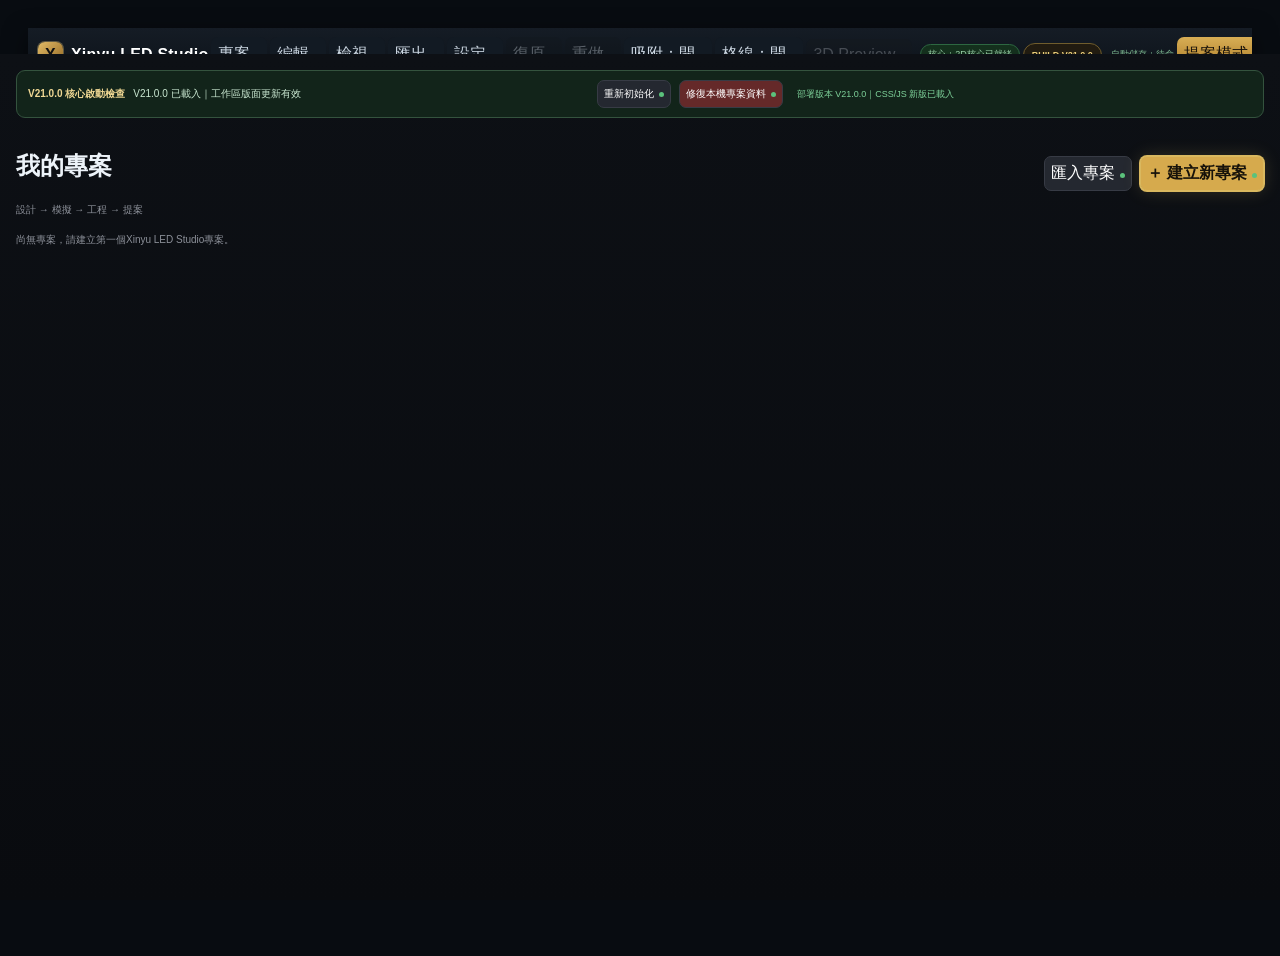
<file: index.html>
<!doctype html><html lang="zh-Hant"><head><meta charset="utf-8"><meta name="viewport" content="width=device-width,initial-scale=1"><meta name="referrer" content="no-referrer"><meta http-equiv="Permissions-Policy" content="camera=(), microphone=(), geolocation=(), payment=()"><meta http-equiv="Content-Security-Policy" content="default-src 'self'; script-src 'self' https://cdn.jsdelivr.net; connect-src 'self' https: http://127.0.0.1:* http://localhost:*; img-src 'self' blob: data:; media-src 'self' blob: data:; style-src 'self' 'unsafe-inline'; worker-src 'self' blob:; manifest-src 'self'; object-src 'none'; base-uri 'self'; form-action 'self'"><title>Xinyu LED Studio V21.0.0</title><meta name="theme-color" content="#0a0b0e"><link rel="manifest" href="./manifest.json?v=21.0.0"><link rel="icon" href="./icon.svg?v=21.0.0" type="image/svg+xml">
<link rel="stylesheet" href="./styles.css?v=21.0.0"></head><body>
<header class="top"><div class="brand">Xinyu LED Studio<small>心禹國際 LED 智慧視覺編輯器 V21.0.0｜Professional Engineering & 3D Edition｜開發單位：心禹國際開發科技有限公司</small></div><button id="home">專案</button><button id="editMenu">編輯</button><button id="viewMenu">檢視</button><button id="goExport">匯出</button><button id="settingsMenu">設定</button><button id="undo">復原</button><button id="redo">重做</button><button id="snapToggle">吸附：開</button><button id="gridToggle">格線：開</button><button id="toggle3d">3D Preview</button><span id="runtimeState" class="runtimeState">核心：正常</span><span id="deployedBuildBadge" class="deployedBuildBadge">BUILD V21.0.0</span><span id="autosaveState" class="autosave">自動儲存：待命</span><button id="proposalMode" class="active">提案模式</button><button id="constructionMode">施工模式</button><button id="uiOverview">完整介面：100%</button><button id="save" class="save">儲存專案</button></header>
<div class="app"><aside class="tools"><div class="toolRailName"><b>設備箱</b><small>DEVICE BOX</small></div>
<button class="tool active" data-tool="select"><b>➤</b>選取</button><button class="tool" data-tool="pan"><b>✋</b>平移</button><button class="tool" data-tool="rect"><b>▭</b>LED</button><button class="tool" data-tool="poly"><b>⬡</b>異形</button><button class="tool" data-tool="curve"><b>◠</b>曲面</button><button class="tool" data-tool="l"><b>⌞</b>L型</button><button class="tool" data-tool="u"><b>ㄇ</b>ㄇ型</button><button class="tool" data-tool="lcd"><b>▦</b>LCD</button><button class="tool" data-tool="text"><b>T</b>文字</button><button class="tool" data-tool="dim"><b>↔</b>尺寸</button><button class="tool" data-tool="mask"><b>◩</b>遮罩</button><button class="tool" data-tool="ai"><b>AI</b>智慧</button></aside>
<main id="stage" class="stage"><div class="rulerx"></div><div class="rulery"></div><canvas id="c"></canvas><div id="three"><canvas id="tc"></canvas></div>
<div id="aiOverlay" class="aiOverlay"></div>
<div class="view3dbar">
<button id="viewFront">正面</button><button id="viewLeft">左側</button><button id="viewRight">右側</button><button id="viewTop">俯視</button><button id="viewFree">自由</button><button id="toggle3DGrid">3D格線</button><button id="toggle3DStructure">結構</button>
</div><div id="snapV" class="snapline v"></div><div id="snapH" class="snapline h"></div><div id="mode" class="mode">2D 實景編輯</div><div id="sceneTabs" class="sceneTabs" style="position:absolute;left:36px;bottom:10px;z-index:9;background:#0d1015dd;border:1px solid #30343d;padding:4px;border-radius:8px"></div><div id="maskCursor" class="maskCursor"></div><div id="stageFitBadge" class="stageFitBadge">場景：尚未載入</div><div id="assemblyTag" class="assemblyTag">已自動吸附組裝</div><div id="guideV" class="guide v hidden"></div><div id="guideH" class="guide h hidden"></div></main>
<aside class="right"><div class="tabs"><button id="collapseInspector" class="inspectorCollapse" title="收合屬性面板">▶</button><button class="active" data-tab="prop">屬性</button><button data-tab="project">專案</button><button data-tab="out">輸出</button></div>
<div id="tab-prop" data-role-tags="manager,designer,engineer">
<section class="panel"><h3>物件屬性</h3><div id="none" class="meta">請選取LED／LCD／文字／遮罩物件</div><div id="pf" class="hidden">
<div class="field"><label>名稱</label><input id="pn"></div><div class="g2"><div class="field"><label>寬度 mm</label><input id="pw" type="number"></div><div class="field"><label>高度 mm</label><input id="ph" type="number"></div></div><div class="g2"><div class="field"><label>深度 mm</label><input id="pd" type="number"></div><div class="field"><label>面積 ㎡</label><input id="pa" disabled></div></div>
<div class="g2"><div class="field"><label>模型角度 °</label><input id="modelRotate" type="number" min="-360" max="360" value="0"></div><div class="field"><label>畫布尺寸 px</label><input id="modelCanvasSize" disabled value="-"></div></div>
<div class="field"><label>模型角度 <span id="modelRotateVal">0°</span></label><input id="modelRotateSlider" type="range" min="-180" max="180" value="0"></div>
<div class="help">工作區直接操作：選取設備後，右下藍色控制點可縮放，頂部圓形控制點可旋轉；Delete 可刪除。</div><div class="g2"><button id="resetTransform" class="btn">重設位置／角度</button><button id="restoreDeleted" class="btn">還原最後刪除</button></div>

<div class="g2"><div class="field"><label>Pixel Pitch</label><select id="pp"><option>P0.9</option><option>P1.25</option><option>P1.5</option><option>P1.86</option><option>P2</option><option>P2.5</option><option selected>P2.604</option><option>P2.64</option><option>P3</option><option>P3.91</option><option>P4</option><option>P5</option><option>P6</option><option>P8</option><option>P10</option></select></div><div class="field"><label>環境</label><select id="pe"><option>室內</option><option>半戶外</option><option selected>戶外</option></select></div></div>
<div class="field"><label>安裝方式</label><select id="pm"><option>壁掛</option><option>落地</option><option>吊掛</option><option>鋼構</option><option>柱式</option><option>活動式</option><option>自訂</option></select></div><div class="panel"><h3>幾何／透視編輯</h3><div class="seg"><button id="geomNormal" class="active">一般</button><button id="geomPerspective">四點透視</button><button id="geomAnchor">錨點</button></div><div class="help">四點透視：拖曳四個角點貼合牆面。錨點：拖曳節點；雙擊邊線新增節點；Alt＋點擊節點刪除。</div><div class="field"><label>曲面彎曲強度 <span id="curveVal">0%</span></label><input id="curvePower" type="range" min="0" max="100" value="0"></div></div>
<div class="field"><label>亮度 <span id="bv">100%</span></label><input id="bright" type="range" min="20" max="250" value="100"></div><div class="field"><label>透明度 <span id="ov">100%</span></label><input id="opacity" type="range" min="5" max="100" value="100"></div>
<div class="g2"><div class="field"><label>離地高度 mm</label><input id="ground" type="number"></div><div class="field"><label>底座高度 mm</label><input id="base" type="number"></div></div>
<div class="panel" style="margin-top:7px"><h3>模型管理</h3>
<div class="g2"><button id="dup" class="btn">複製選取模型</button><button id="del" class="btn red">刪除選取模型</button></div>
<div class="g2" style="margin-top:5px"><button id="addSameModel" class="btn">＋ 新增同型模型</button><button id="centerSelected" class="btn">置中選取模型</button></div>
<div class="meta" style="margin-top:5px">同一場景可同時放置多個 LED／LCD／底座；每個模型可獨立尺寸、Pitch、內容與播放狀態。</div>
</div>
<div class="panel" style="margin-top:7px"><h3>群組整體操作</h3>
<div class="groupBox"><div class="g3"><button id="groupMove" class="btn">群組移動</button><button id="groupScaleUp" class="btn">放大10%</button><button id="groupScaleDown" class="btn">縮小10%</button></div><div class="g2" style="margin-top:5px"><button id="groupRotateL" class="btn">左轉5°</button><button id="groupRotateR" class="btn">右轉5°</button></div></div></div><div class="panel" style="margin-top:7px"><h3>工程對齊／分布</h3>
<div class="alignGrid"><button id="alLeft">靠左</button><button id="alCenter">水平置中</button><button id="alRight">靠右</button><button id="alTop">靠上</button><button id="alMiddle">垂直置中</button><button id="alBottom">靠下</button><button id="distH">水平等距</button><button id="distV">垂直等距</button><button id="autoDim">自動尺寸</button></div></div></div></section>
<section class="panel"><h3>顯示內容</h3><div class="field"><input id="content" type="file" accept="image/*,video/*"></div><div class="field"><label>填充模式</label><select id="fit"><option>填滿</option><option>適應</option><option>拉伸</option><option>置中</option><option>平鋪</option><option>裁切</option><option>保持比例</option></select></div>
<div class="panel"><h3>內容裁切框</h3><div class="g2"><div class="field"><label>裁切X%</label><input id="cropX" type="number" min="0" max="99" value="0"></div><div class="field"><label>裁切Y%</label><input id="cropY" type="number" min="0" max="99" value="0"></div></div><div class="g2"><div class="field"><label>裁切寬%</label><input id="cropW" type="number" min="1" max="100" value="100"></div><div class="field"><label>裁切高%</label><input id="cropH" type="number" min="1" max="100" value="100"></div></div><button id="resetCrop" class="btn" style="width:100%">重設裁切</button><div class="cropHint">裁切框會直接影響LED內的圖片／影片顯示，不改變原始素材。</div></div><div class="g2"><div class="field"><label>內容縮放%</label><input id="contentScale" type="number" min="10" max="500" value="100"></div><div class="field"><label>內容旋轉°</label><input id="contentRotate" type="number" min="-360" max="360" value="0"></div></div>
<div class="g2"><div class="field"><label>影片／圖片寬度%</label><input id="contentWidth" type="number" min="10" max="500" value="100"></div><div class="field"><label>影片／圖片高度%</label><input id="contentHeight" type="number" min="10" max="500" value="100"></div></div>
<div class="g2"><div class="field"><label>內容X%</label><input id="contentX" type="number" min="-100" max="100" value="0"></div><div class="field"><label>內容Y%</label><input id="contentY" type="number" min="-100" max="100" value="0"></div></div><div class="row"><button id="contentEdit" class="btn">滑鼠編輯內容</button><button id="contentReset" class="btn">重設內容</button></div><div class="contentEditHint">內容編輯：在LED內拖曳可移動素材；滑鼠滾輪縮放；Shift＋滾輪旋轉。按Esc離開。</div><div class="row"><button id="play" class="btn green">▶ 播放</button><button id="pause" class="btn">⏸ 暫停</button><button id="removeMedia" class="btn red">刪除影片／圖片</button><button id="resetMediaTransform" class="btn">重設素材位置</button></div>
<div id="playStatus" class="playStatus">尚未載入可播放影片</div>
<div class="timelinePanel">
 <div class="timelineHead"><strong>影片 Timeline 時間軸</strong><span id="timelineClock">00:00.000 / 00:00.000</span></div>
 <input id="videoTimeline" type="range" min="0" max="1000" value="0" step="1">
 <div class="timelineActions"><button id="seekBack5">－5秒</button><button id="timelinePlay">播放／暫停</button><button id="seekForward5">＋5秒</button><input id="timelineTime" type="number" min="0" step="0.01" value="0"><button id="seekExact">跳至秒數</button></div>
</div>
<section class="panel" style="margin-top:7px"><h3>裸眼 3D 播放預覽</h3>
<div class="field"><label><input id="naked3DEnabled" type="checkbox"> 啟用裸眼3D視差／破框預覽</label></div>
<div class="field"><label>3D 深度強度 <span id="naked3DDepthVal">35%</span></label><input id="naked3DDepth" type="range" min="0" max="100" value="35"></div>
<div class="field"><label>播放動態</label><select id="naked3DMotion"><option value="parallax">視差推拉</option><option value="float">懸浮破框</option><option value="depth">景深呼吸</option></select></div>
<div class="meta">此功能為編輯器「裸眼3D效果預覽」，以視差、縮放及破框模擬檢視內容動態；正式裸眼3D成片仍需依實際L/ㄇ字型屏幕觀看點製作。</div>
</section>
<section class="panel audioPanel" style="margin-top:7px"><h3>音效／背景音樂</h3>
<div class="field"><input id="audioFile" type="file" accept="audio/*,.mp3,.wav,.m4a,.aac,.ogg"></div>
<div class="g2"><button id="audioPlay" class="btn green">▶ 播放音效</button><button id="audioPause" class="btn">⏸ 暫停</button></div>
<div class="field" style="margin-top:6px"><label>音量 <span id="audioVolVal">80%</span></label><input id="audioVolume" type="range" min="0" max="100" value="80"></div>
<div class="g2"><label class="field"><span>循環播放</span><input id="audioLoop" type="checkbox" checked></label><label class="field"><span>靜音</span><input id="audioMute" type="checkbox"></label></div>
<label class="field"><span>播放 LED 影片原音</span><input id="videoAudioEnabled" type="checkbox" checked></label>
<div id="audioState" class="audioState">尚未載入音效</div><div class="levelMeter"><i id="audioMeter"></i></div>
</section><div class="wheelHelp">滑鼠滾輪：縮放場景｜Shift＋滾輪：水平移動｜Alt＋滾輪：調整選取內容縮放｜中鍵拖曳：平移畫布</div></section>
<section class="panel engineeringLegacy removedFeature" aria-hidden="true"><h3>工程自動計算 V3.0</h3>
<div class="g2"><div class="field"><label>模組寬 mm</label><input id="moduleW" type="number" min="50" max="1000" value="320"></div><div class="field"><label>模組高 mm</label><input id="moduleH" type="number" min="50" max="1000" value="160"></div></div>
<div class="g2"><div class="field"><label>箱體寬 mm</label><input id="cabinetW" type="number" min="100" max="3000" value="640"></div><div class="field"><label>箱體高 mm</label><input id="cabinetH" type="number" min="100" max="3000" value="480"></div></div>
<div class="g2"><div class="field"><label>單電源負載 W</label><input id="psuW" type="number" min="50" max="5000" value="300"></div><div class="field"><label>備品比例 %</label><input id="spareRate" type="number" min="0" max="100" value="10"></div></div>
<div class="g2"><div class="field"><label>最大功耗 W/㎡</label><input id="maxPowerDensity" type="number" min="50" max="2000" value="800"></div><div class="field"><label>平均功耗%</label><input id="avgPowerRate" type="number" min="10" max="100" value="40"></div></div>
<div class="g2"><div class="field"><label>單回路安全功率 W</label><input id="circuitW" type="number" min="500" max="20000" value="3000"></div><div class="field"><label>單網口像素上限</label><input id="pixelsPerPort" type="number" min="10000" max="5000000" value="650000"></div></div>
<div class="g2"><div class="field"><label>供電方式</label><select id="phaseMode"><option value="single">單相</option><option value="three">三相</option></select></div><div class="field"><label>系統電壓 V</label><input id="systemVoltage" type="number" min="100" max="500" value="220"></div></div>
<div class="g2">
 <div class="field"><label>功率因數 PF</label><input id="powerFactor" type="number" min="0.5" max="1" step="0.01" value="0.90"></div>
 <div class="field"><label>單接收卡像素容量</label><input id="receiverPixelCapacity" type="number" min="10000" max="4000000" step="1000" value="262144"></div>
</div>
<div class="g2"><div class="field"><label>功率安全係數</label><input id="powerSafety" type="number" min="1" max="2" step="0.05" value="1.20"></div><div class="field"><label>電流安全係數</label><input id="currentSafety" type="number" min="1" max="2" step="0.05" value="1.25"></div></div>
<div id="engCalc" class="meta">選取LED後顯示完整工程估算。</div>
<div class="g2" style="margin-top:6px"><button id="toggleModuleGrid" class="btn">模組分割線</button><button id="toggleCabinetGrid" class="btn">箱體分割線</button></div>
<div class="g2" style="margin-top:5px"><button id="togglePortMap" class="btn">網口 Mapping</button><button id="togglePowerMap" class="btn">配電分區</button></div>
<div class="mapLegend"><span><i class="swatch" style="background:#5d8dff"></i>模組</span><span><i class="swatch" style="background:#d6b45f"></i>箱體</span><span><i class="swatch" style="background:#4ecb7a"></i>網口</span><span><i class="swatch" style="background:#e36b6b"></i>配電</span></div></section>
<section class="panel"><h3>視覺效果</h3><div class="field"><label>對比</label><input id="contrast" type="range" min="50" max="180" value="100"></div><div class="field"><label>飽和度</label><input id="sat" type="range" min="0" max="200" value="100"></div><div class="field"><label>Gamma（即時預覽）</label><input id="gamma" type="range" min="50" max="180" value="100"></div><div class="field"><label>發光</label><input id="glow" type="range" min="0" max="100" value="30"></div></section>
<section class="panel"><h3>遮罩筆刷</h3>
<div class="g2"><div class="field"><label>筆刷大小 px</label><input id="maskBrushSize" type="number" min="5" max="200" value="30"></div><div class="field"><label>模式</label><select id="maskBrushMode"><option value="paint">塗抹遮罩</option><option value="erase">橡皮擦</option></select></div></div>
<button id="newMaskLayer" class="btn" style="width:100%">新增遮罩圖層</button></section>
<section class="panel aiPanel"><h3>AI 視覺工作區 <span class="aiBadge">V3.0</span></h3>
<div class="g2"><button id="aiAnalyze" class="btn">AI場景辨識</button><button id="aiPerspective" class="btn">AI透視貼合</button></div>
<div class="g2" style="margin-top:5px"><button id="aiMask" class="btn">AI遮罩</button><button id="aiRepair" class="btn">AI修補</button></div>
<div class="field" style="margin-top:6px"><label>AI模式</label><select id="aiMode"><option value="local">本機輔助分析</option><option value="remote">外部AI模型服務</option></select></div>
<div class="field"><label>AI模型服務URL（選填）</label><input id="aiEndpoint" placeholder="https://your-ai-endpoint/..."></div>
<div class="field"><label>自然語言指令</label><textarea id="aiPrompt" rows="3" placeholder="例如：在正中央牆面放置一面 4m × 2m P2.604 LED"></textarea></div>
<button id="aiCommand" class="btn gold" style="width:100%">執行 AI 指令</button>
<div class="aiProgress"><i id="aiProgressBar"></i></div>
<div id="aiResult" class="aiResult" style="margin-top:6px">AI尚未分析場景。</div>
</section></div>
<div id="tab-project" class="hidden">
<section class="panel rolePanel">
  <h3>Role-Based Adaptive UI｜角色式智慧介面</h3>
  <div class="field">
    <label>目前角色</label>
    <select id="roleMode">
      <option value="manager">管理者</option>
      <option value="sales">業務</option>
      <option value="designer">設計</option>
      <option value="engineer">工程</option>
    </select>
  </div>
  <div class="g2">
    <button id="applyRoleUI" class="btn gold">套用角色介面</button>
    <button id="resetRoleUI" class="btn">顯示全部功能</button>
  </div>
  <div id="roleState" class="health ok">目前：管理者｜完整功能</div>
</section>

<section class="panel optimizerPanel">
  <h3>AI Engineering Optimizer｜AI工程優化器</h3>
  <div class="g2">
    <div class="field"><label>用途</label>
      <select id="optUsage">
        <option value="outdoor_ad">戶外廣告</option>
        <option value="indoor">室內展示</option>
        <option value="stage">舞台活動</option>
        <option value="temple">宮廟／活動</option>
        <option value="wayfinding">資訊導引</option>
      </select>
    </div>
    <div class="field"><label>環境</label>
      <select id="optEnv"><option value="outdoor">戶外</option><option value="indoor">室內</option></select>
    </div>
  </div>
  <div class="g2">
    <div class="field"><label>最短觀看距離 m</label><input id="optViewMin" type="number" min="0.5" max="100" step="0.1" value="3"></div>
    <div class="field"><label>舒適觀看距離 m</label><input id="optViewComfort" type="number" min="1" max="200" step="0.1" value="6"></div>
  </div>
  <div class="g2">
    <div class="field"><label>目標亮度 nits</label><input id="optBrightness" type="number" min="500" max="10000" step="100" value="5500"></div>
    <div class="field"><label>預留係數</label><input id="optReserve" type="number" min="1" max="2" step="0.05" value="1.20"></div>
  </div>
  <div class="g2">
    <button id="runEngineeringOptimizer" class="btn gold">AI分析目前設備</button>
    <button id="applyEngineeringRecommendation" class="btn">套用建議到選取設備</button>
  </div>
  <div class="g2">
    <button id="exportEngineeringOptimization" class="btn">匯出優化報告</button>
    <button id="compareEngineeringPlan" class="btn">比較目前／建議方案</button>
  </div>
  <div id="optimizerState" class="health warn">尚未分析</div>
  <div id="optimizerResult" class="optimizerResult"></div>
</section>

<section class="panel selfHealPanel">
  <h3>AI Agent 自我修復與替代路徑</h3>
  <div class="g2">
    <label class="toggleLabel"><input id="agentSelfHeal" type="checkbox" checked> 自我修復</label>
    <label class="toggleLabel"><input id="agentAutoFallback" type="checkbox" checked> 自動替代路徑</label>
  </div>
  <div class="g2">
    <label class="toggleLabel"><input id="agentSkipNonCritical" type="checkbox" checked> 非關鍵步驟可跳過</label>
    <label class="toggleLabel"><input id="agentAutoRetry" type="checkbox" checked> 自動重試</label>
  </div>
  <div class="g2">
    <div class="field"><label>最大重試次數</label><input id="agentRetryMax" type="number" min="0" max="5" value="2"></div>
    <div class="field"><label>重試等待 ms</label><input id="agentRetryDelay" type="number" min="0" max="5000" step="100" value="500"></div>
  </div>
  <div id="agentRecoveryState" class="health warn">尚未執行修復決策</div>
</section>

<section class="panel contextualPanel">
  <h3>情境式操作導航</h3>
  <div id="contextualNextAction" class="nextActionCard">系統正在判斷下一步…</div>
  <div class="g2">
    <button id="runNextBestAction" class="btn gold">執行最佳下一步</button>
    <button id="explainNextAction" class="btn">為什麼？</button>
  </div>
  <div id="contextualExplanation" class="meta"></div>
</section>

<section class="panel agentPanel">
  <h3>AI Agent 自主工作模式</h3>
  <div class="agentModeRow">
    <button id="agentModeToggle" class="btn gold">AI Agent：關</button>
    <select id="agentAutonomyLevel">
      <option value="assist">L1 輔助｜建議為主</option>
      <option value="semi">L2 半自動｜低風險自動執行</option>
      <option value="auto">L3 受控自主｜可自動完成多步驟</option>
    </select>
  </div>
  <textarea id="agentGoalInput" rows="4" placeholder="例如：幫我建立一面 4000×2000mm P2.604 LED，置中，套用目前素材，建立3D預覽並產生BOM。"></textarea>
  <div class="g2">
    <button id="agentPlan" class="btn">產生執行計畫</button>
    <button id="agentRun" class="btn gold">開始自主執行</button>
  </div>
  <div class="g2">
    <button id="agentPause" class="btn">暫停</button>
    <button id="agentCancel" class="btn red">取消任務</button>
  </div>
  <div id="agentStatus" class="agentStatus">尚未建立 AI Agent 任務</div>
  <div id="agentPlanView" class="agentPlanView"></div>
</section>

<section class="panel">
  <h3>AI Agent 安全與驗證</h3>
  <div class="g2">
    <button id="agentValidate" class="btn">驗證目前 Agent</button>
    <button id="agentExportLog" class="btn">匯出 Agent Log</button>
  </div>
  <div id="agentSafetyState" class="health warn">尚未驗證</div>
</section>

<section class="panel aiOpsPanel">
  <h3>AI 智慧操作中樞</h3>
  <div class="aiState" id="aiOpsState">AI 狀態：待命</div>
  <textarea id="aiCommandInput" rows="3" placeholder="例如：建立一面 3000×2000 的 P2.604 LED 並置中；把目前影片跳到 10 秒；刪除目前素材；切換到 3D 預覽"></textarea>
  <div class="g2">
    <button id="aiAnalyzeContext" class="btn gold">AI 分析目前工作區</button>
    <button id="aiExecuteCommand" class="btn">執行 AI 指令</button>
  </div>
  <div id="aiNextActions" class="aiNextActions">尚未分析</div>
</section>

<section class="panel">
  <h3>Fixture／Mock 自動 E2E 測試中心</h3>
  <div id="mockE2EState" class="health warn">尚未執行自動化 Fixture／Mock 測試</div>
  <div class="g2">
    <button id="runMockE2E" class="btn gold">執行 Mock E2E</button>
    <button id="resetMockFixtures" class="btn">重建測試 Fixture</button>
  </div>
  <div class="g2">
    <button id="exportMockE2E" class="btn">匯出 Mock E2E 報告</button>
    <button id="toggleTestMode" class="btn">測試模式：關</button>
  </div>
  <div class="meta">自動測試：檔案上傳、影片、Timeline、下載、錄影、3D、刪除／還原、Undo／Redo、場景儲存。</div>
</section>
<section class="panel commandPanel"><h3>快速操作中心</h3><div class="commandGrid"><button id="cmdNewLed" class="cmd primary">＋ 新增 LED</button><button id="cmdDuplicate" class="cmd">複製選取</button><button id="cmdDelete" class="cmd danger">刪除選取</button><button id="cmdUndo" class="cmd">復原</button><button id="cmdRedo" class="cmd">重做</button><button id="cmdCenter" class="cmd">置中選取</button><button id="cmdFit" class="cmd">完整顯示</button><button id="cmd3D" class="cmd">3D 預覽</button></div><div class="commandState" id="commandState">目前未選取物件</div></section>
<section class="panel fleetPanel"><div class="fleetTitle"><h3>多設備智慧控制中心</h3><span>V21.0</span></div>
<div id="fleetState" class="fleetState">場景設備 0｜已選取 0｜影片 0</div>
<div class="fleetCreate"><select id="fleetModel" aria-label="設備類型"><option>常規屏</option><option>直立屏</option><option>橫式屏</option><option>弧形屏</option><option>一境光幕屏</option><option>三境光幕屏</option><option>三面 LED 精神堡壘</option><option>LCD拼接屏</option></select><input id="fleetCount" type="number" min="1" max="24" value="4" aria-label="建立數量"><select id="fleetLayout" aria-label="排列方式"><option value="grid">智慧網格</option><option value="row">水平排列</option><option value="column">垂直排列</option></select><button id="fleetCreate" class="btn gold">批次建立並選取</button></div>
<div class="fleetToolbar"><button id="fleetSelectAll">全選設備</button><button id="fleetSelectMedia">選取有影片設備</button><button id="fleetDuplicate">批次複製</button><button id="fleetDelete" class="danger">刪除選取</button><button id="fleetRestore">還原刪除</button><button id="fleetCopyMedia">同步選取素材</button></div>
<div class="fleetAdjust"><label>移動 X<input id="fleetDX" type="number" value="0"></label><label>移動 Y<input id="fleetDY" type="number" value="0"></label><label>縮放 %<input id="fleetScale" type="number" min="10" max="500" value="100"></label><label>旋轉 Δ°<input id="fleetRotate" type="number" min="-360" max="360" value="0"></label><button id="fleetApplyTransform">套用到選取設備</button><button id="fleetSmartArrange" class="primary">AI 智慧排列</button></div>
<div class="fleetPlayback"><button id="fleetPlaySelected" class="primary">▶ 播放選取</button><button id="fleetPlayAll">▶ 播放全部</button><button id="fleetPauseAll">⏸ 全部暫停</button><button id="fleetRestartAll">↺ 全部重播</button><input id="fleetSeekTime" type="number" min="0" step="0.1" value="0" aria-label="同步秒數"><button id="fleetSeek">同步跳轉</button><label class="fleetCheck"><input id="fleetLoop" type="checkbox" checked>循環</label></div>
<div id="fleetHint" class="fleetHint">建立後會自動選取並排版；Shift 點選或圖層面板可增減選取。</div></section>
<section class="panel"><h3>系統功能健檢 V21.0.0</h3>
<div id="systemAuditResult" class="health warn">尚未執行系統健檢</div>
<button id="runSystemAudit" class="btn gold" style="width:100%">執行完整功能健檢</button><div id="buttonAuditResult" class="health warn" style="margin-top:7px">按鈕功能尚未檢查</div><button id="runButtonAudit" class="btn" style="width:100%;margin-top:5px">檢查所有按鈕是否有實際功能</button>
<div class="meta" style="margin-top:6px">檢查：建模核心、序列化、專案儲存、素材資料庫、Canvas、影片、錄製、3D、PWA 與必要介面。</div>
</section>

<section class="panel actionMonitorPanel"><h3>Action Guard＋執行結果監控</h3>
<div class="actionHealthGrid"><div><small>可立即執行</small><b id="actionReadyCount">0</b></div><div><small>條件不足</small><b id="actionBlockedCount">0</b></div><div><small>最近成功</small><b id="actionSuccessCount">0</b></div><div><small>最近失敗</small><b id="actionFailCount">0</b></div></div>
<div id="actionMonitorStatus" class="health warn">尚未建立按鈕情境狀態</div>
<div class="g2"><button id="refreshActionGuards" class="btn gold">重新檢查可用功能</button><button id="clearActionLog" class="btn">清除動作紀錄</button></div>
<div class="actionLog" id="actionLog"><div class="meta">尚無操作紀錄</div></div>
</section>
<section class="panel"><h3>Button Action Registry＋E2E 測試中心</h3>
<div id="registrySummary" class="health warn">Button Registry 尚未執行</div>
<div class="g2"><button id="runRegistryContract" class="btn gold">執行 Button Contract</button><button id="runSafeE2E" class="btn">執行安全型 E2E</button></div>
<div class="g2"><button id="downloadRegistry" class="btn">匯出 Button Registry</button><button id="downloadE2EMatrix" class="btn">匯出 E2E Matrix</button></div>
<div id="e2eRuntimeResult" class="health warn" style="margin-top:6px">尚未執行瀏覽器 E2E</div>
<div class="meta" style="margin-top:5px">AUTO_SAFE 可由系統自動點擊；檔案選擇、下載、刪除、錄影、全螢幕及需特定媒體條件者列入人工驗收。</div>
</section>
<section class="panel"><h3>V21.0.0 Release Gate</h3>
<div id="releaseGateResult" class="health warn">尚未執行 V21.0.0 發布閘門</div>
<div class="g2"><button id="runReleaseGate" class="btn gold">執行 Release Gate</button><button id="exportReleaseReport" class="btn">匯出驗收報告</button></div>
<div class="meta" style="margin-top:6px">Release Gate 會檢查建模、LED/LCD/結構分類、工程公式、安全序列化、Canvas、IndexedDB、媒體API、3D依賴與必要介面。正式瀏覽器互動仍以實機 E2E 為最後一道驗收。</div>
</section>
<section class="panel"><h3>編輯工作區／場景尺寸</h3>
<div class="sceneSizeGrid">
 <div class="field"><label>場景寬度 px</label><input id="sceneW" type="number" min="100" max="12000" value="1200"></div>
 <div class="field"><label>場景高度 px</label><input id="sceneH" type="number" min="100" max="12000" value="1200"></div>
</div>
<div class="field"><label><input id="sceneLockRatio" type="checkbox" checked> 鎖定原始比例</label></div>
<div class="g2"><button id="applySceneSize" class="btn gold">套用場景大小</button><button id="fitSceneBtn" class="btn">完整顯示場景</button></div>
<div class="g2" style="margin-top:5px"><button id="sceneOriginal" class="btn">原始比例尺寸</button><button id="scenePresetHD" class="btn">1920×1080</button></div>
<div class="meta" style="margin-top:5px">場景尺寸只影響編輯工作區座標與輸出畫布，不會修改原始照片檔案。</div>
</section>
<section class="panel"><h3>專案健康檢查</h3>
<div id="healthScore" class="health warn">尚未執行檢查</div>
<div id="healthList"></div>
<button id="runHealth" class="btn gold" style="width:100%;margin-top:6px">執行專案健檢</button>
<div class="g2" style="margin-top:6px"><button id="lockEngineering" class="btn">鎖定工程版本</button><button id="unlockEngineering" class="btn red">解除鎖定</button></div>
<div id="lockBanner" class="lockedBanner hidden">🔒 工程版本已鎖定：避免誤改尺寸、Pitch、工程參數與Mapping。</div></section><section class="panel"><h3>專案資訊</h3><div class="field"><label>專案名稱</label><input id="jname"></div><div class="field"><label>客戶名稱</label><input id="client"></div><div class="field"><label>地址</label><input id="addr"></div><div class="g2"><div class="field"><label>業務人員</label><input id="sales"></div><div class="field"><label>工程人員</label><input id="eng"></div></div><div class="field"><label>狀態</label><select id="status"><option>草稿</option><option>提案</option><option>確認</option><option>施工</option><option>完成</option><option>封存</option></select></div><div class="field"><label>備註</label><textarea id="note" rows="4"></textarea></div></section>
<section class="panel"><h3>多場景頁面</h3>
<div class="row"><button id="addScene" class="btn gold">＋新增場景</button><button id="dupScene" class="btn">複製場景</button></div><div class="row" style="margin-top:5px"><button id="renameScene" class="btn">重新命名</button><button id="delScene" class="btn red">刪除場景</button></div></section>
<section class="panel"><h3>參考物尺度校正</h3><div class="field"><label>已知距離 cm</label><input id="known" type="number" value="90"></div><div class="row"><button id="scaleBtn" class="btn gold">選兩點校正</button><button id="scaleClear" class="btn">清除</button></div></section></div>
<div id="tab-out" class="hidden"><section class="panel"><h3>輸出中心</h3><div class="row"><button id="png" class="btn gold">PNG效果圖</button><button id="jpg" class="btn">JPG效果圖</button></div><div class="row" style="margin-top:5px"><button id="json" class="btn">專案JSON</button><button id="report" class="btn">專案報告</button></div><div class="row" style="margin-top:5px"><button id="dxf" class="btn">DXF工程框線</button><button id="rec" class="btn">錄製3D</button></div>
<section class="panel"><h3>編輯工作區播放畫面輸出</h3>
<div class="g2">
 <div class="field"><label>影像格式</label><select id="workspaceVideoFormat"><option value="auto">自動（優先 MP4）</option><option value="mp4">MP4（瀏覽器支援時）</option><option value="webm">WebM</option></select></div>
 <div class="field"><label>自動錄製秒數</label><select id="workspaceVideoDuration"><option value="0">手動停止</option><option value="10">10 秒</option><option value="30">30 秒</option><option value="60">60 秒</option></select></div>
</div>
<div class="field"><label><input id="recordAutoPlay" type="checkbox" checked> 錄製時自動播放工作區全部影片與音效</label></div>
<div class="g2"><button id="recordWorkspace" class="btn gold">● 開始錄製工作區</button><button id="stopWorkspaceRecord" class="btn red" disabled>■ 停止並輸出</button></div>
<div id="workspaceRecState" class="recState">可輸出：場景圖片＋LED/LCD圖片＋影片畫面＋音效／背景音樂。</div>
</section>
<div class="row" style="margin-top:5px"><button id="captureA" class="btn">擷取方案A</button><button id="captureB" class="btn">擷取方案B</button></div>
<button id="pdfProposal" class="btn gold" style="width:100%;margin-top:5px">PDF客戶提案</button>
<div class="compare" style="margin-top:7px"><div class="compareBox"><canvas id="cmpA" width="480" height="360"></canvas><small>方案 A</small></div><div class="compareBox"><canvas id="cmpB" width="480" height="360"></canvas><small>方案 B</small></div></div></section><section class="panel"><h3>V2.0 高階 3D／三面同步映射</h3>
<div class="field"><label>3D品質</label><select id="quality3D"><option value="performance">效能</option><option value="balanced" selected>平衡</option><option value="quality">高品質</option></select></div>
<div class="field"><label>三面內容模式</label><select id="tripleMapMode"><option value="continuous">單一連續畫布</option><option value="same">三面同步相同內容</option><option value="independent">三面獨立內容</option></select></div>
<div class="faceMap"><div><canvas id="faceLeft" width="160" height="160"></canvas><small>Left</small></div><div><canvas id="faceFront" width="160" height="160"></canvas><small>Front</small></div><div><canvas id="faceRight" width="160" height="160"></canvas><small>Right</small></div></div>
<button id="refreshTripleMap" class="btn" style="width:100%;margin-top:6px">重新產生三面 Mapping 預覽</button>
</section>
<section class="panel"><h3>CAD 工程輸出 V2.0</h3>
<div class="cadOptions">
<label><input id="cadOutline" type="checkbox" checked> LED外框</label>
<label><input id="cadModules" type="checkbox" checked> 模組線</label>
<label><input id="cadCabinets" type="checkbox" checked> 箱體線</label>
<label><input id="cadCenter" type="checkbox" checked> 中心線</label>
<label><input id="cadDimensions" type="checkbox" checked> 尺寸文字</label>
<label><input id="cadMapping" type="checkbox" checked> Mapping編號</label>
</div>
<div class="g2" style="margin-top:6px"><button id="exportDXFAdvanced" class="btn gold">DXF工程圖</button><button id="exportSVGEngineering" class="btn">SVG工程圖</button></div>
</section><section class="panel"><h3>工程摘要</h3><div id="sum" class="meta">尚無LED物件</div></section><section class="panel"><h3>工程BOM／容量估算 V3.0</h3><div id="bomWrap"></div><button id="exportBOM" class="btn" style="width:100%;margin-top:6px">匯出BOM CSV</button><div id="mappingWrap"></div><button id="exportMapping" class="btn" style="width:100%;margin-top:6px">匯出 Mapping CSV</button></section></div></aside>
<section class="bottom" id="workbenchPanel"><div id="workbenchResizeHandle" class="workbenchResizeHandle" title="上下拖曳調整工作台高度"></div><div class="leftPanelSwitch"><button id="showWorkbenchPage" class="active">工作台</button><button id="showLibraryPage">模型／素材庫</button></div><div id="leftWorkbenchPage" class="leftPanelPage active"><div class="dockHead"><div class="dockTitle"><span>心禹工作台</span><div class="dockTitleActions"><button id="workbenchCompact" class="dockCollapse" title="縮小工作台">▁</button><button id="workbenchRestore" class="dockCollapse" title="還原工作台">▣</button><button id="workbenchMaximize" class="dockCollapse" title="最大化工作台">▰</button><button id="collapseDock" class="dockCollapse" title="收合工作台控制區">◀</button></div></div><div class="dockSub">參考千幕云繪的工作邏輯，整合 LED／LCD／底座／場景／素材，讓業務與工程都更順手。</div><div id="workbenchVisibilityState" class="workbenchVisibilityState">工作台完整顯示｜可上下拖曳調整高度</div>
<div class="workflowBar"><button class="flowStep active" id="flowScene" data-flow="scene"><span>1</span><b>實景</b><small>上傳／調整</small></button><button class="flowStep" id="flowDevice" data-flow="device"><span>2</span><b>設備</b><small>建立／尺寸</small></button><button class="flowStep" id="flowMedia" data-flow="media"><span>3</span><b>素材</b><small>圖片／影片</small></button><button class="flowStep" id="flowAdjust" data-flow="adjust"><span>4</span><b>調整</b><small>位置／角度</small></button><button class="flowStep" id="flowOutput" data-flow="output"><span>5</span><b>預覽輸出</b><small>3D／錄製</small></button></div><div class="smartHint" id="smartHint"><i id="contextHealthDot"></i><b>操作建議：</b><span>先上傳實景圖，再建立 LED 設備。</span></div><div class="dockWorkspace">
 <div class="dockMiniTitle">工作區控制</div>
 <div class="dockGrid2"><button id="bgBtn">上傳實景</button><button id="fs">全螢幕</button></div>
<div class="dockGrid2"><button id="bgReplace">新增／更換實景</button><button id="bgDelete">刪除實景</button></div>
<div class="dockMiniLabel">實景角度 <span id="bgRotateVal">0°</span></div>
<input id="bgRotate" class="dockRange" type="range" min="-180" max="180" step="1" value="0">
<div class="dockMiniLabel">實景縮放 <span id="bgScaleVal">100%</span></div>
<input id="bgScale" class="dockRange" type="range" min="20" max="300" step="1" value="100">

 <div class="dockGrid3"><button id="zout">－</button><button id="z100">100%</button><button id="zin">＋</button></div>
 <button id="zfit" class="dockWide">適合完整場景</button>
 <div class="dockGrid2"><button id="addVGuide">＋垂直線</button><button id="addHGuide">＋水平線</button></div>
 <button id="clearGuides" class="dockWide">清除參考線</button>

 <div class="dockMiniTitle mt">場景／座標資訊</div>
 <div class="dockInfoGrid">
   <div><span>場景尺寸</span><strong id="sceneInfoSize">-</strong></div>
   <div><span>目前縮放</span><strong id="sceneInfoZoom">100%</strong></div>
 </div>
 <div class="dockMiniLabel">工程單位</div>
 <div id="propertyUnits" class="dockUnit"><button data-punit="mm" class="active">mm</button><button data-punit="cm">cm</button><button data-punit="m">m</button></div>
 <div class="dockGrid2"><button id="propSnapToggle">吸附：開</button><button id="propGridToggle">格線：開</button></div>
 <label class="dockCheck"><input id="autoAssemblyToggle" type="checkbox" checked> 自動吸附組裝</label>
 <div id="multiModelInfo" class="dockInfoText">目前場景：0 個 LED／LCD／結構模型</div><div id="modelCreateState" class="dockCreateState">建模核心：待命｜點擊模型、拖曳模型、快速建立，或雙擊實景空白處皆可建立</div>

 <div class="dockMiniTitle mt">快速建立 LED</div>
 <div class="dockGrid2"><button id="quickCreateLED" class="dockPrimary">＋ 常規 LED</button><button id="quickCreateSingle">＋ 一境光幕屏</button></div>
 <div class="dockGrid2"><button id="quickCreateTriple">＋ 三境光幕屏</button><button id="quickCreateTower">＋ 精神堡壘</button></div>
</div>
</div></div><div id="leftLibraryPage" class="leftPanelPage"><div class="libraryHead"><div class="libraryTitle">模型／素材庫</div><div class="librarySub">全部靠左整理，使用母子頁按鈕切換工作台與模型素材區。</div><input id="dockSearch" class="dockSearch" placeholder="搜尋模型、素材、底座、場景類型…"><div id="libraryRuntimeState" class="libraryRuntimeState">模型庫待命</div><div class="libraryQuick"><button id="libraryUploadAsset">＋ 上傳素材</button><button id="libraryRefresh">↻ 重新整理</button></div></div><div class="btabs"><button id="libLedModels" data-b="ledmodels" class="active">LED 模型</button><button id="libLcdModels" data-b="lcdmodels">LCD 屏幕</button><button id="libLedBases" data-b="ledbases">LED 底座</button><button id="libAssets" data-b="assets">素材</button><button id="libScenes" data-b="scenes">場景</button><button id="libLayers" data-b="layers">圖層</button><button id="libVersions" data-b="versions">版本</button></div><div id="bc" class="bcontent"></div></div></section></div>
<div id="dashboard" class="dashboard">
<div id="startupBanner" class="startupBanner"><strong>V21.0.0 核心啟動檢查</strong><span id="startupText">初始化中…</span><button id="retryStartup" class="btn">重新初始化</button><button id="resetLocalData" class="btn red">修復本機專案資料</button><span id="deployVersionState" class="deployVersionState">檢查部署版本中…</span></div>
<div class="dashhead"><div><h2>我的專案</h2><div class="meta">設計 → 模擬 → 工程 → 提案</div></div><div class="a"><button id="import" class="btn">匯入專案</button> <button id="new" class="btn gold">＋ 建立新專案</button></div></div><div id="projects" class="projects"></div></div>
<div id="modal" class="modal"><div class="dialog"><h3>建立新專案</h3><div class="g2"><div class="field"><label>專案名稱</label><input id="nn" value="新LED專案"></div><div class="field"><label>客戶名稱</label><input id="nc"></div></div><div class="field"><label>地址</label><input id="na"></div><div class="g2"><div class="field"><label>業務</label><input id="ns"></div><div class="field"><label>工程</label><input id="ne"></div></div><div class="field"><label>LED類型</label><select id="nt"><option>平面 LED</option><option>弧形 LED</option><option>曲面 LED</option><option>圓柱 LED</option><option>包柱 LED</option><option>L 型 LED</option><option>ㄇ字型 LED</option><option>三面 LED</option><option>異形 LED</option><option>LCD 拼接</option><option>自訂</option></select></div><div class="field"><label>備註</label><textarea id="nno"></textarea></div><div class="row"><button id="cancel" class="btn">取消</button><button id="create" class="btn gold">建立</button></div></div></div><div id="topActionMenu" class="topActionMenu hidden"></div><div id="toast" class="toast"></div>
<script type="module" src="./app.js?v=21.0.0"></script><section id="pdfPage" class="pdfPage"><h1>Xinyu LED Studio</h1><div class="gold">心禹國際 LED 專案提案</div><div id="pdfMeta"></div><img id="pdfImg"><div id="pdfTable"></div></section><pre id="v10TestResult" style="display:none"></pre><div id="fatalBoot" class="fatalBoot hidden"><h2>Xinyu LED Studio 啟動修復</h2><p id="fatalBootText"></p><button id="fatalReload">重新載入</button></div><div class="appStatusBar"><span id="statusMode">模式：2D實景編輯</span><span id="statusSelection">未選取物件</span><span id="statusObjects">物件 0</span><span id="statusMedia">素材 0</span><span class="statusSpacer"></span><button id="statusUndo">↶ 復原</button><button id="statusRedo">↷ 重做</button><button id="showShortcuts">快捷鍵</button></div><div id="shortcutModal" class="shortcutModal hidden"><div class="shortcutCard"><h3>快捷鍵</h3><div class="shortcutGrid"><b>Delete</b><span>刪除選取</span><b>Ctrl/Cmd + Z</b><span>復原</span><b>Ctrl/Cmd + Shift + Z</b><span>重做</span><b>Ctrl/Cmd + D</b><span>複製</span><b>Ctrl/Cmd + S</b><span>儲存專案</span><b>F</b><span>完整顯示實景</span><b>Esc</b><span>取消選取</span><b>Space</b><span>播放／暫停影片</span></div><button id="closeShortcuts" class="btn gold">關閉</button></div></div></body></html>
</file>
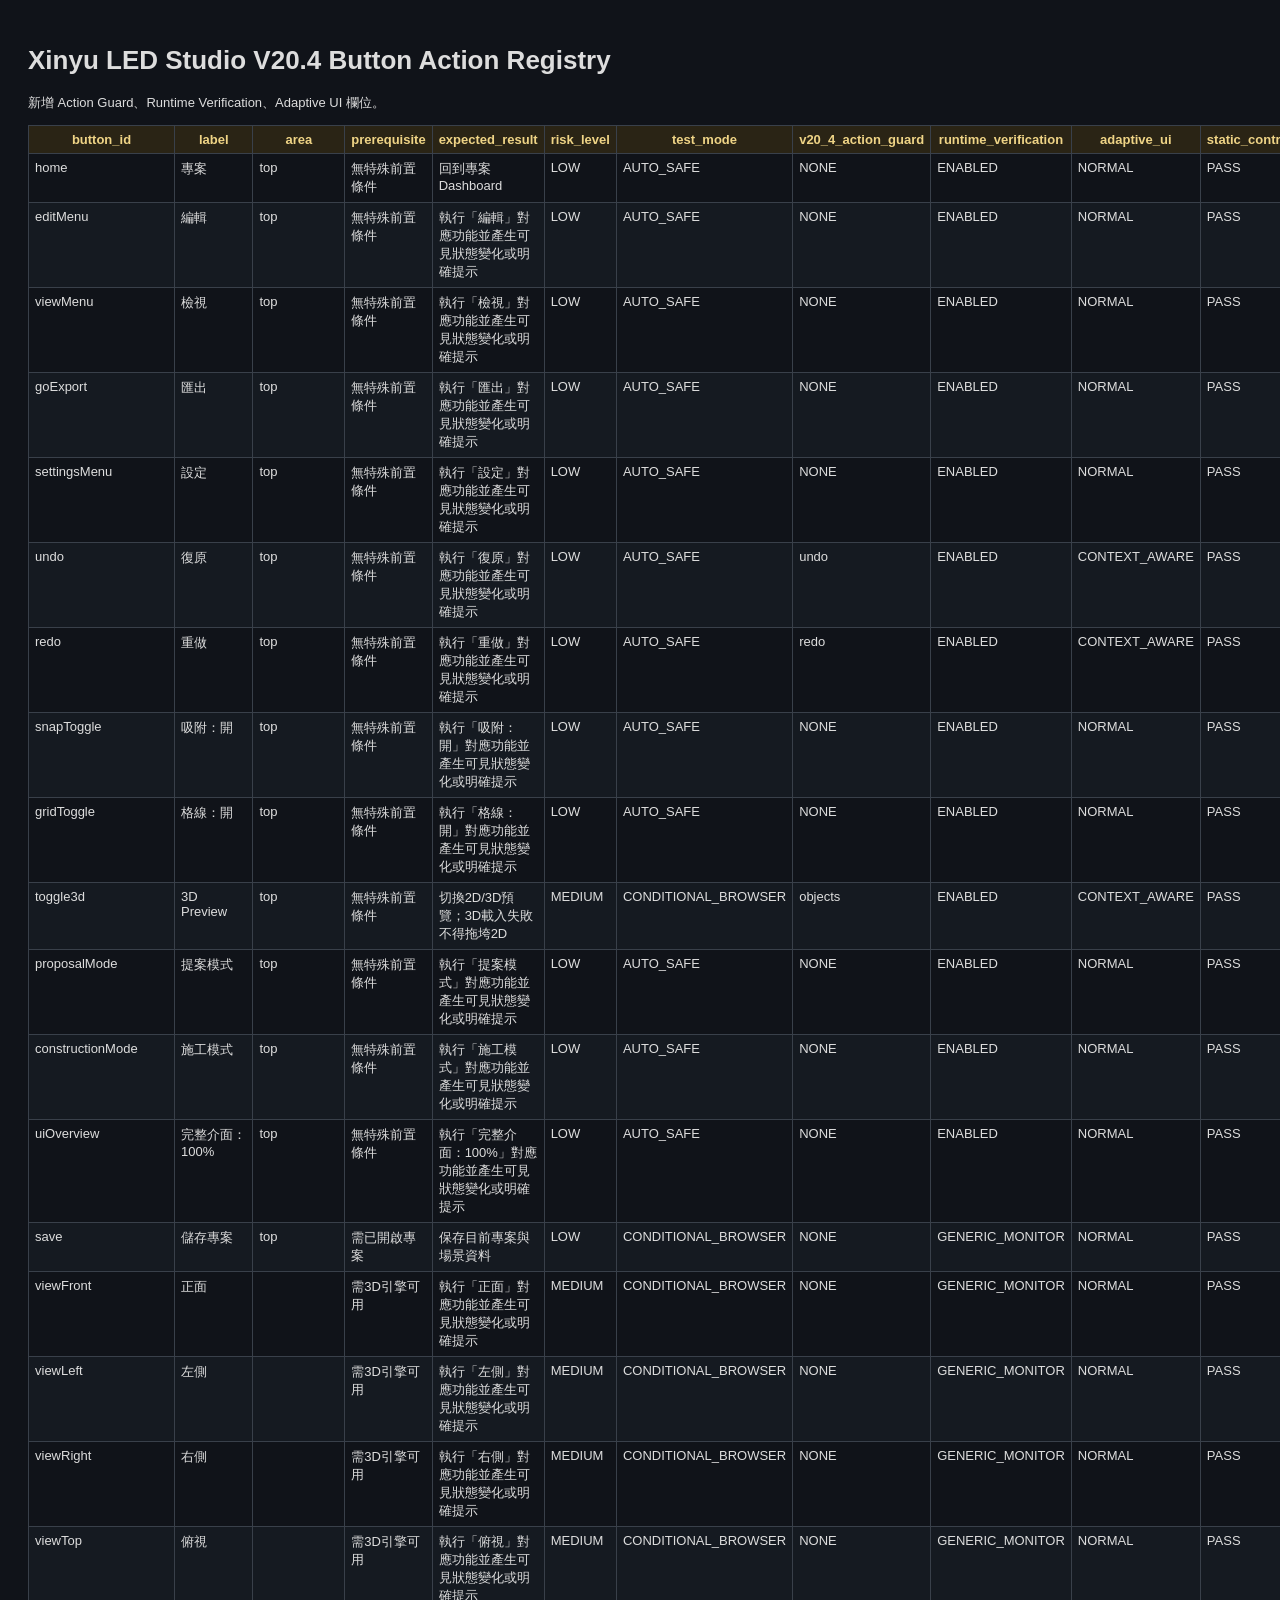
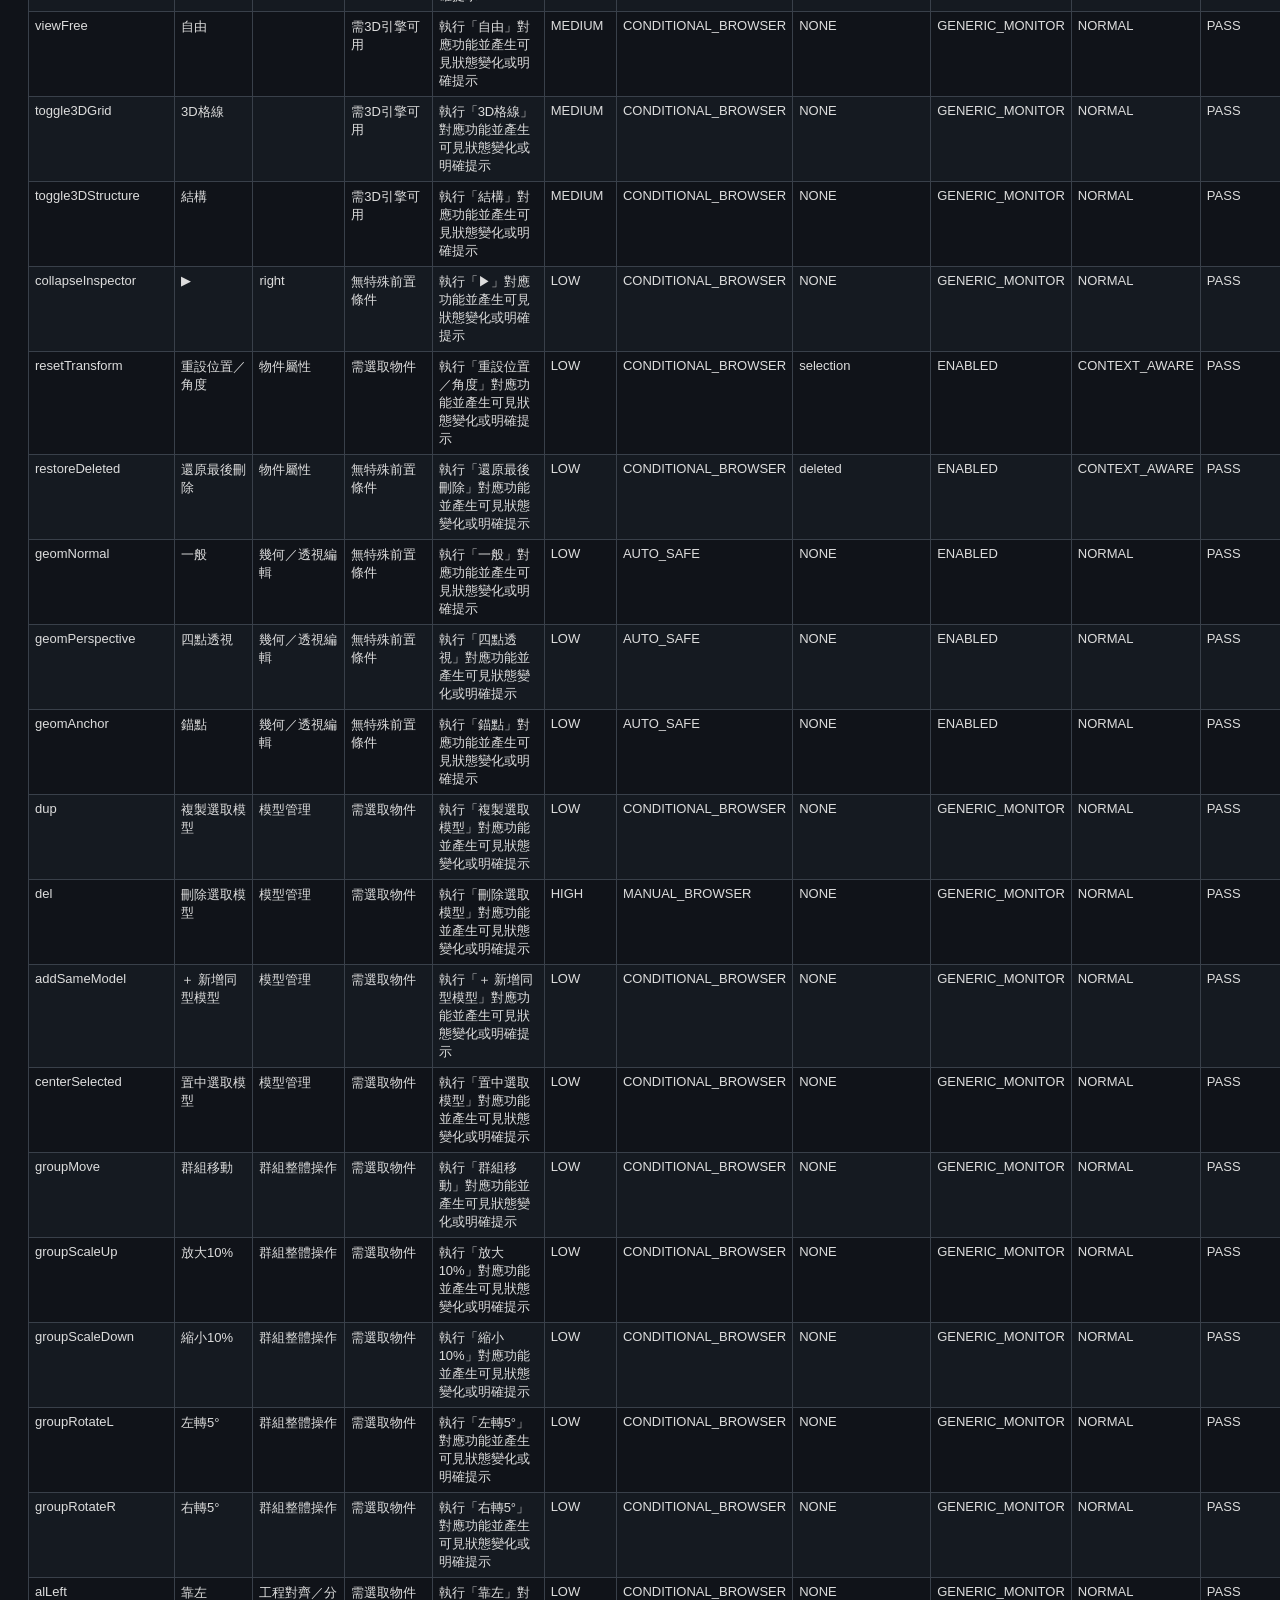
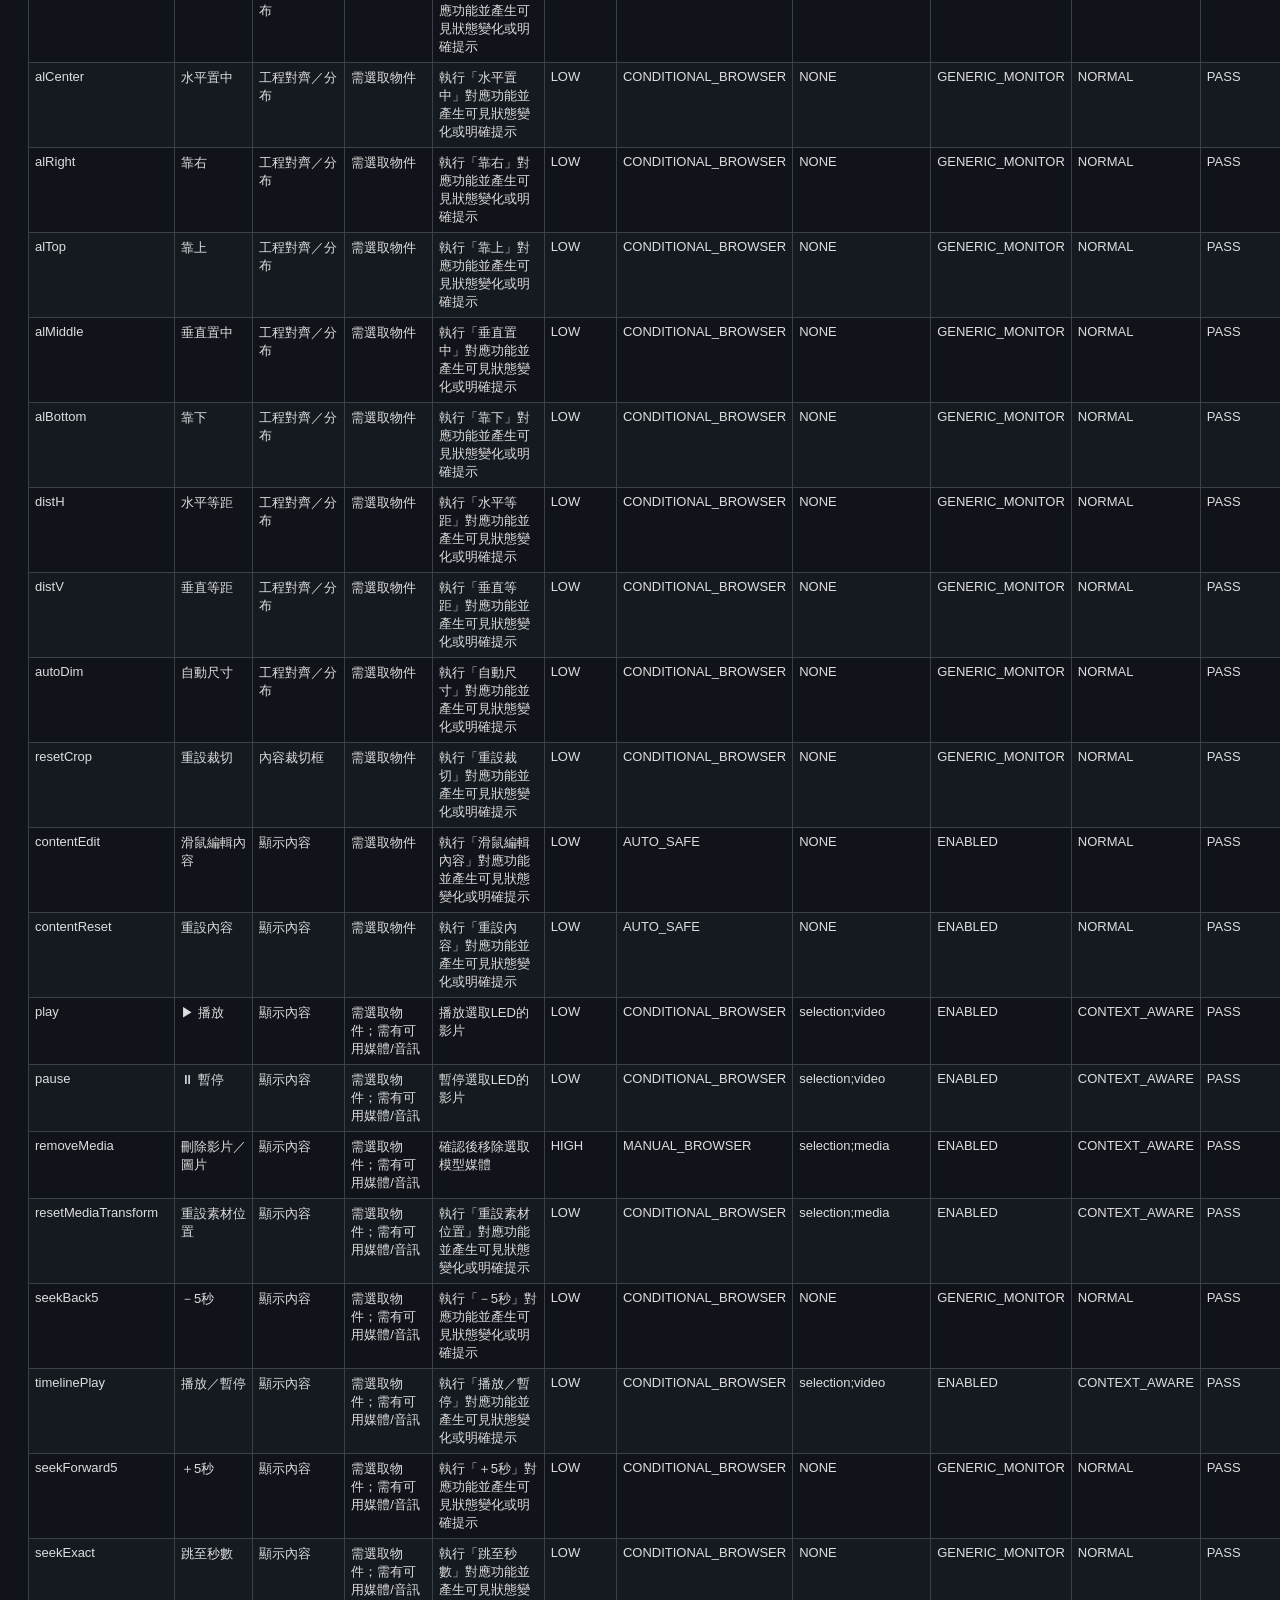
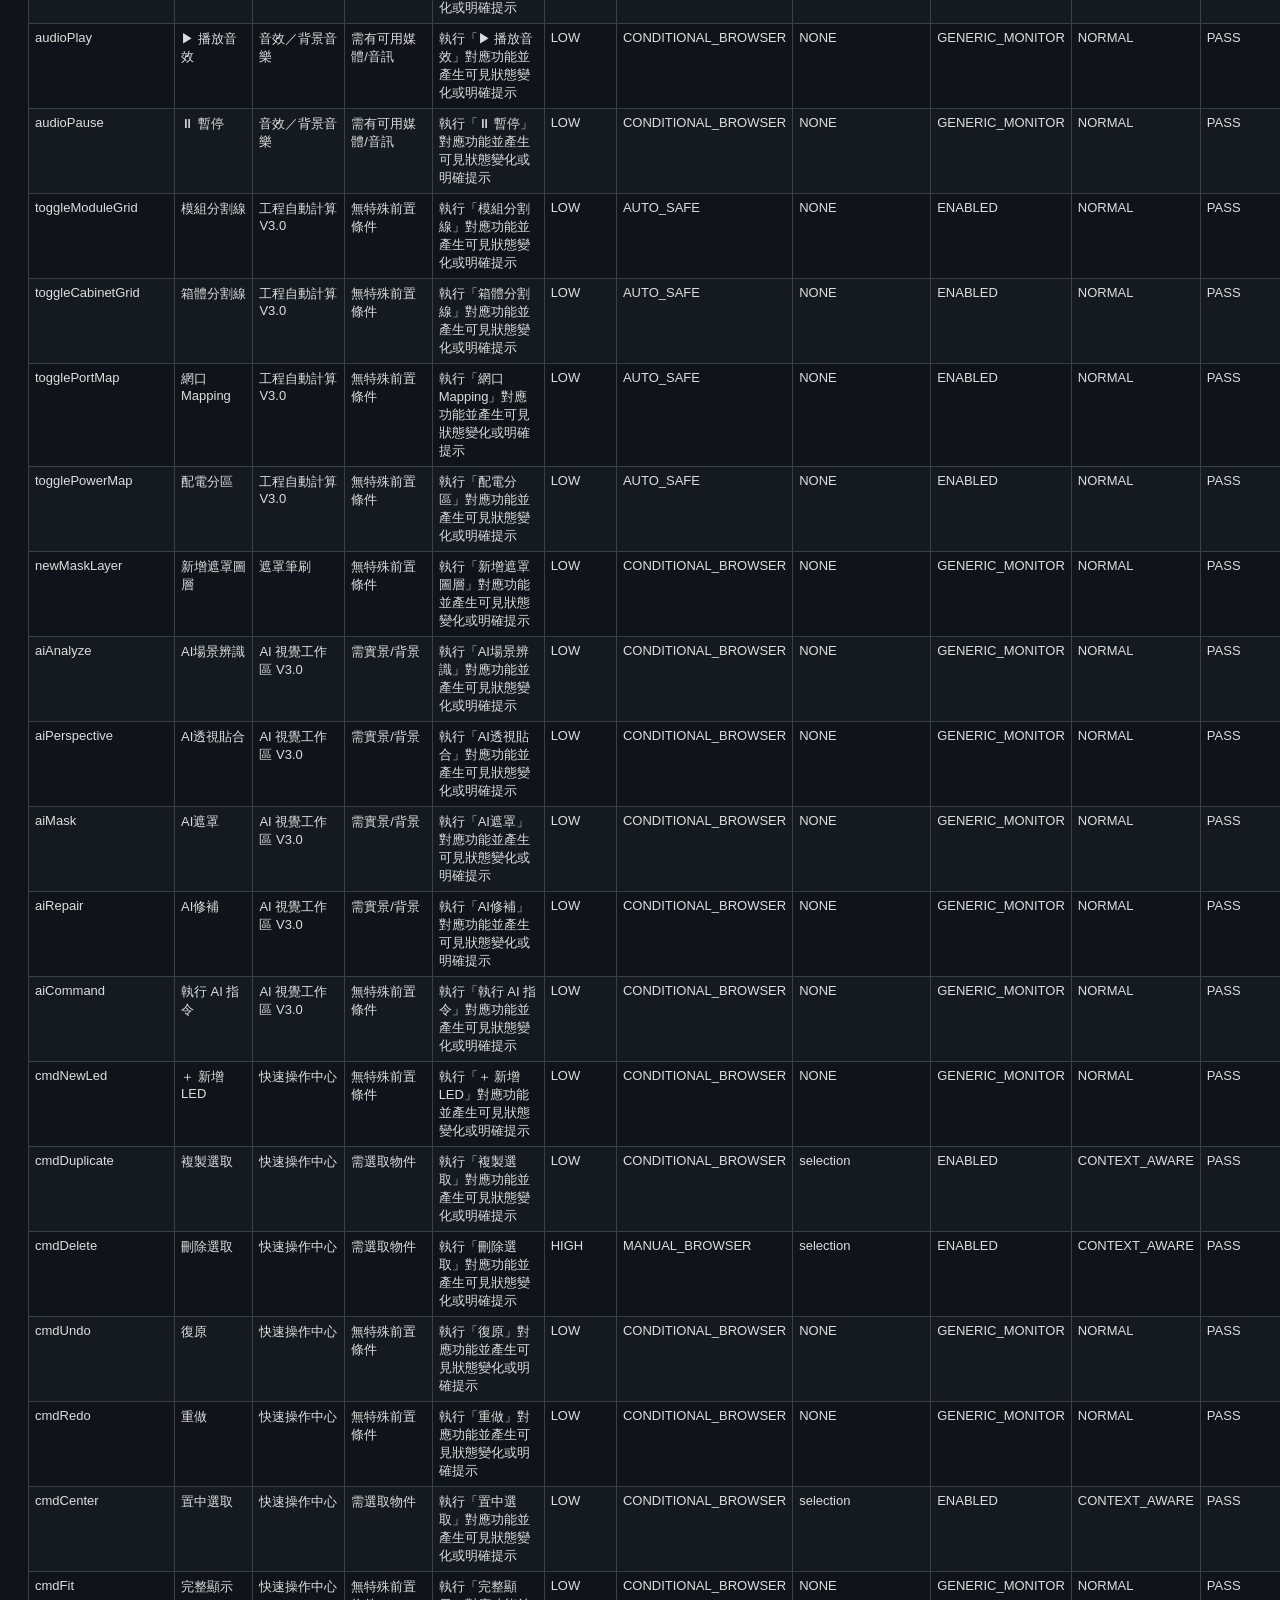
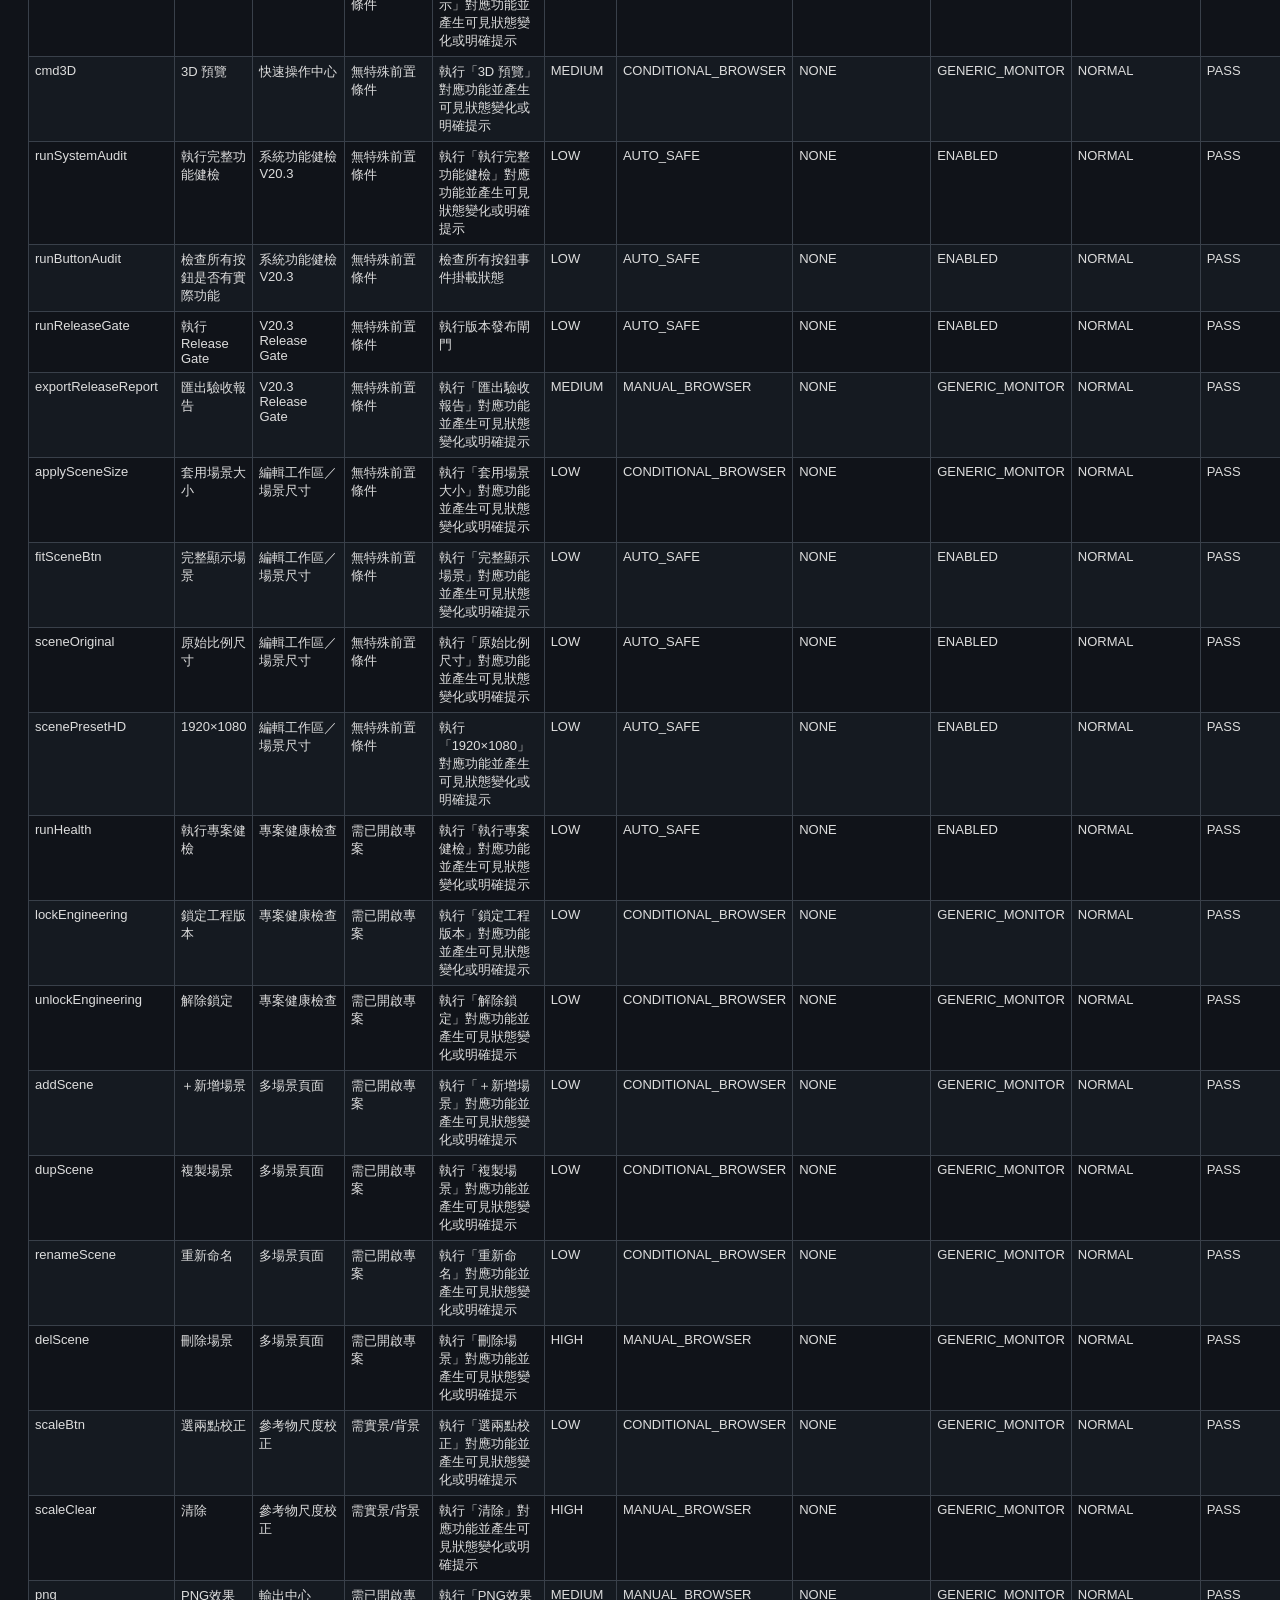
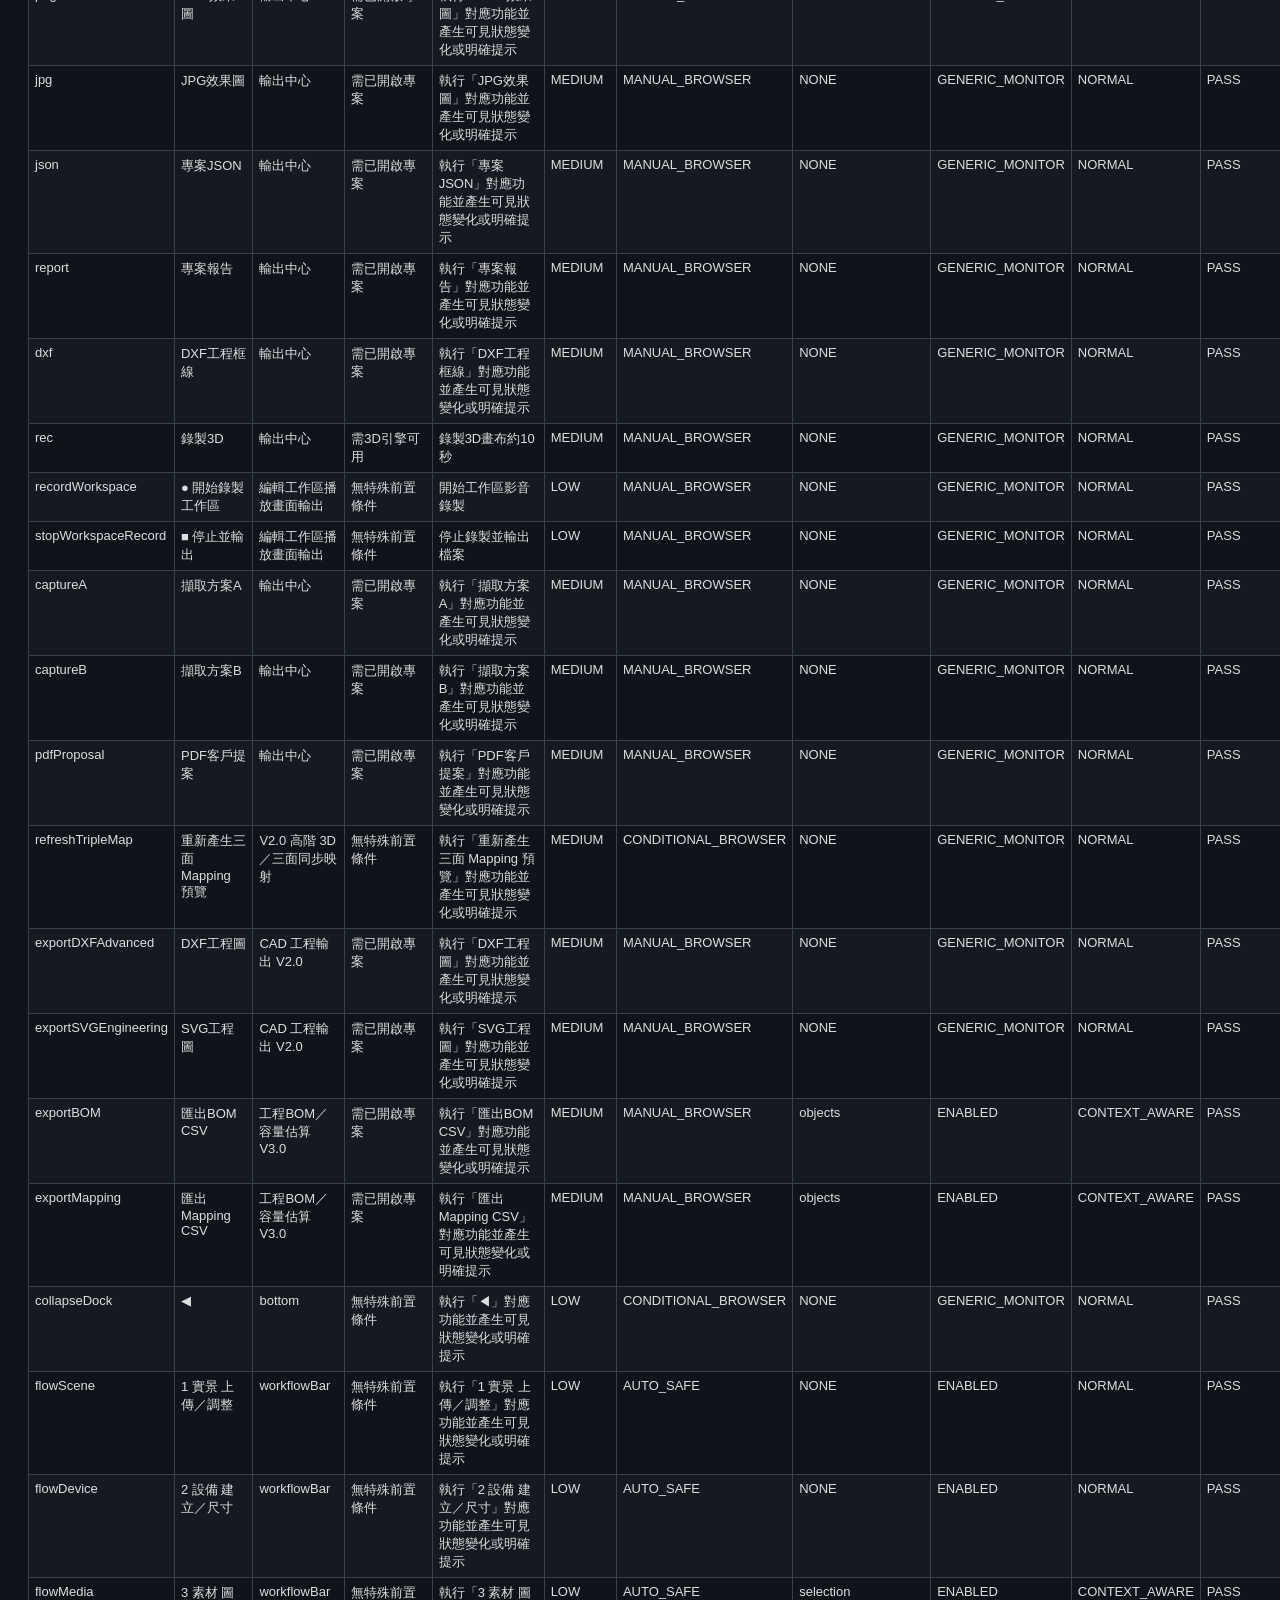
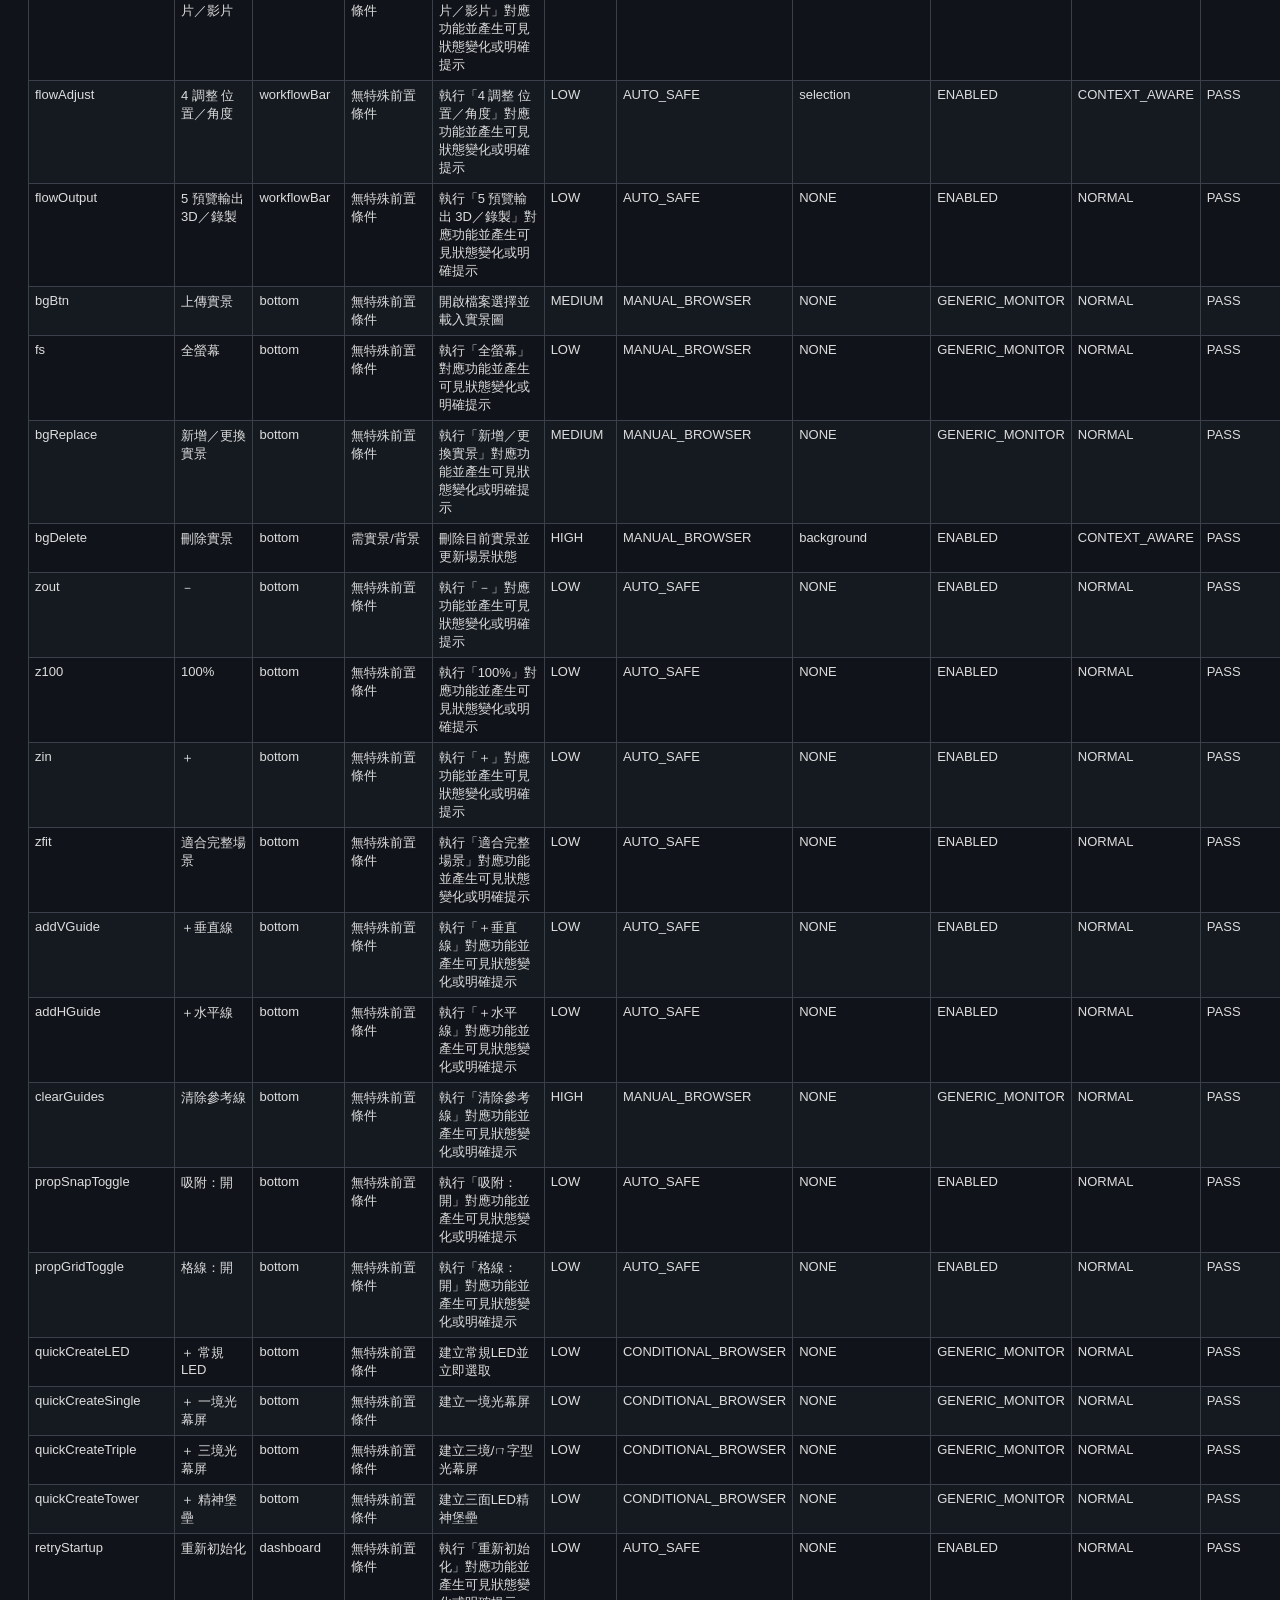
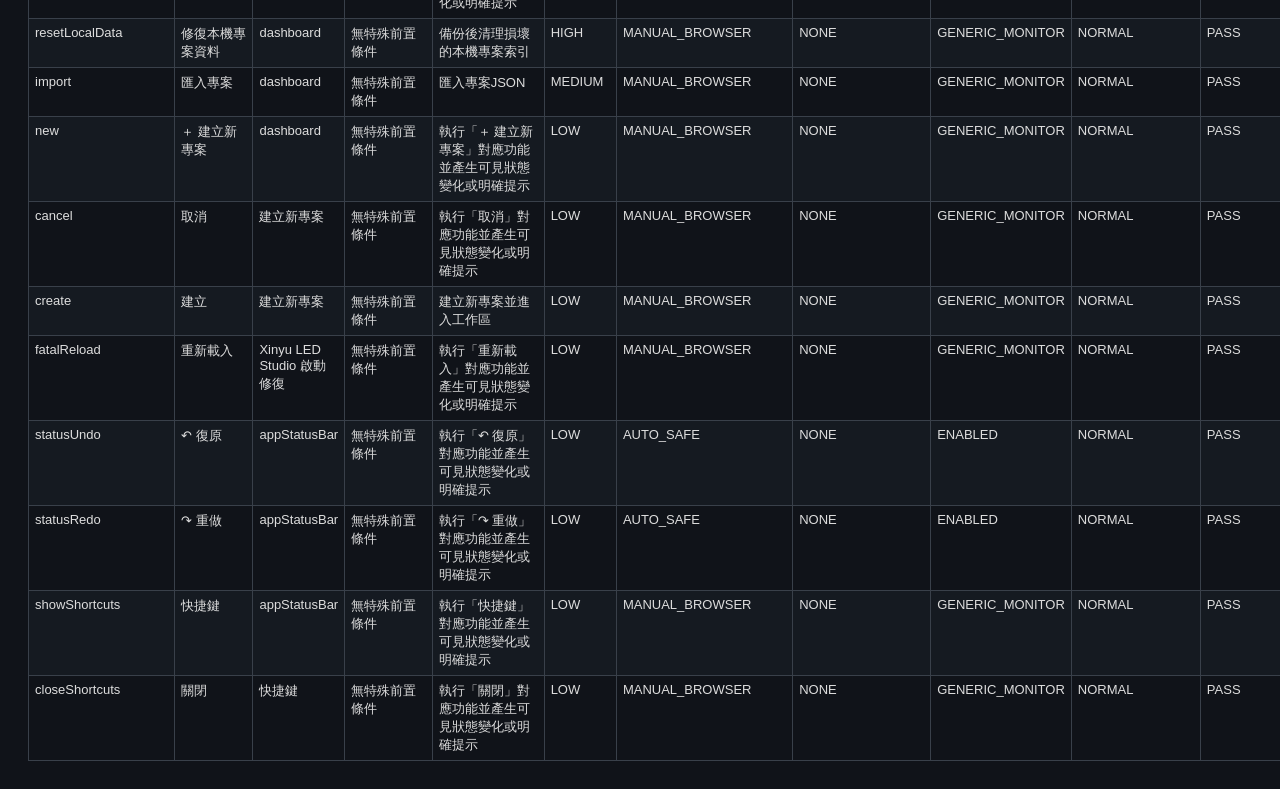
<file: BUTTON_ACTION_REGISTRY.html>
<!doctype html><html lang="zh-Hant"><meta charset="utf-8"><title>V20.4 Button Action Registry</title><style>body{font:13px Arial;background:#101319;color:#ddd;padding:20px}table{border-collapse:collapse;width:100%}th,td{border:1px solid #39404a;padding:6px;vertical-align:top}th{background:#2a2415;color:#efd486;position:sticky;top:0}tr:nth-child(even){background:#151a21}</style><h1>Xinyu LED Studio V20.4 Button Action Registry</h1><p>新增 Action Guard、Runtime Verification、Adaptive UI 欄位。</p><table><thead><tr><th>button_id</th><th>label</th><th>area</th><th>prerequisite</th><th>expected_result</th><th>risk_level</th><th>test_mode</th><th>v20_4_action_guard</th><th>runtime_verification</th><th>adaptive_ui</th><th>static_contract_status</th><th>browser_e2e_status</th></tr></thead><tbody><tr><td>home</td><td>專案</td><td>top</td><td>無特殊前置條件</td><td>回到專案 Dashboard</td><td>LOW</td><td>AUTO_SAFE</td><td>NONE</td><td>ENABLED</td><td>NORMAL</td><td>PASS</td><td>BLOCKED_ENVIRONMENT</td></tr><tr><td>editMenu</td><td>編輯</td><td>top</td><td>無特殊前置條件</td><td>執行「編輯」對應功能並產生可見狀態變化或明確提示</td><td>LOW</td><td>AUTO_SAFE</td><td>NONE</td><td>ENABLED</td><td>NORMAL</td><td>PASS</td><td>BLOCKED_ENVIRONMENT</td></tr><tr><td>viewMenu</td><td>檢視</td><td>top</td><td>無特殊前置條件</td><td>執行「檢視」對應功能並產生可見狀態變化或明確提示</td><td>LOW</td><td>AUTO_SAFE</td><td>NONE</td><td>ENABLED</td><td>NORMAL</td><td>PASS</td><td>BLOCKED_ENVIRONMENT</td></tr><tr><td>goExport</td><td>匯出</td><td>top</td><td>無特殊前置條件</td><td>執行「匯出」對應功能並產生可見狀態變化或明確提示</td><td>LOW</td><td>AUTO_SAFE</td><td>NONE</td><td>ENABLED</td><td>NORMAL</td><td>PASS</td><td>BLOCKED_ENVIRONMENT</td></tr><tr><td>settingsMenu</td><td>設定</td><td>top</td><td>無特殊前置條件</td><td>執行「設定」對應功能並產生可見狀態變化或明確提示</td><td>LOW</td><td>AUTO_SAFE</td><td>NONE</td><td>ENABLED</td><td>NORMAL</td><td>PASS</td><td>BLOCKED_ENVIRONMENT</td></tr><tr><td>undo</td><td>復原</td><td>top</td><td>無特殊前置條件</td><td>執行「復原」對應功能並產生可見狀態變化或明確提示</td><td>LOW</td><td>AUTO_SAFE</td><td>undo</td><td>ENABLED</td><td>CONTEXT_AWARE</td><td>PASS</td><td>BLOCKED_ENVIRONMENT</td></tr><tr><td>redo</td><td>重做</td><td>top</td><td>無特殊前置條件</td><td>執行「重做」對應功能並產生可見狀態變化或明確提示</td><td>LOW</td><td>AUTO_SAFE</td><td>redo</td><td>ENABLED</td><td>CONTEXT_AWARE</td><td>PASS</td><td>BLOCKED_ENVIRONMENT</td></tr><tr><td>snapToggle</td><td>吸附：開</td><td>top</td><td>無特殊前置條件</td><td>執行「吸附：開」對應功能並產生可見狀態變化或明確提示</td><td>LOW</td><td>AUTO_SAFE</td><td>NONE</td><td>ENABLED</td><td>NORMAL</td><td>PASS</td><td>BLOCKED_ENVIRONMENT</td></tr><tr><td>gridToggle</td><td>格線：開</td><td>top</td><td>無特殊前置條件</td><td>執行「格線：開」對應功能並產生可見狀態變化或明確提示</td><td>LOW</td><td>AUTO_SAFE</td><td>NONE</td><td>ENABLED</td><td>NORMAL</td><td>PASS</td><td>BLOCKED_ENVIRONMENT</td></tr><tr><td>toggle3d</td><td>3D Preview</td><td>top</td><td>無特殊前置條件</td><td>切換2D/3D預覽；3D載入失敗不得拖垮2D</td><td>MEDIUM</td><td>CONDITIONAL_BROWSER</td><td>objects</td><td>ENABLED</td><td>CONTEXT_AWARE</td><td>PASS</td><td>BLOCKED_ENVIRONMENT</td></tr><tr><td>proposalMode</td><td>提案模式</td><td>top</td><td>無特殊前置條件</td><td>執行「提案模式」對應功能並產生可見狀態變化或明確提示</td><td>LOW</td><td>AUTO_SAFE</td><td>NONE</td><td>ENABLED</td><td>NORMAL</td><td>PASS</td><td>BLOCKED_ENVIRONMENT</td></tr><tr><td>constructionMode</td><td>施工模式</td><td>top</td><td>無特殊前置條件</td><td>執行「施工模式」對應功能並產生可見狀態變化或明確提示</td><td>LOW</td><td>AUTO_SAFE</td><td>NONE</td><td>ENABLED</td><td>NORMAL</td><td>PASS</td><td>BLOCKED_ENVIRONMENT</td></tr><tr><td>uiOverview</td><td>完整介面：100%</td><td>top</td><td>無特殊前置條件</td><td>執行「完整介面：100%」對應功能並產生可見狀態變化或明確提示</td><td>LOW</td><td>AUTO_SAFE</td><td>NONE</td><td>ENABLED</td><td>NORMAL</td><td>PASS</td><td>BLOCKED_ENVIRONMENT</td></tr><tr><td>save</td><td>儲存專案</td><td>top</td><td>需已開啟專案</td><td>保存目前專案與場景資料</td><td>LOW</td><td>CONDITIONAL_BROWSER</td><td>NONE</td><td>GENERIC_MONITOR</td><td>NORMAL</td><td>PASS</td><td>BLOCKED_ENVIRONMENT</td></tr><tr><td>viewFront</td><td>正面</td><td></td><td>需3D引擎可用</td><td>執行「正面」對應功能並產生可見狀態變化或明確提示</td><td>MEDIUM</td><td>CONDITIONAL_BROWSER</td><td>NONE</td><td>GENERIC_MONITOR</td><td>NORMAL</td><td>PASS</td><td>BLOCKED_ENVIRONMENT</td></tr><tr><td>viewLeft</td><td>左側</td><td></td><td>需3D引擎可用</td><td>執行「左側」對應功能並產生可見狀態變化或明確提示</td><td>MEDIUM</td><td>CONDITIONAL_BROWSER</td><td>NONE</td><td>GENERIC_MONITOR</td><td>NORMAL</td><td>PASS</td><td>BLOCKED_ENVIRONMENT</td></tr><tr><td>viewRight</td><td>右側</td><td></td><td>需3D引擎可用</td><td>執行「右側」對應功能並產生可見狀態變化或明確提示</td><td>MEDIUM</td><td>CONDITIONAL_BROWSER</td><td>NONE</td><td>GENERIC_MONITOR</td><td>NORMAL</td><td>PASS</td><td>BLOCKED_ENVIRONMENT</td></tr><tr><td>viewTop</td><td>俯視</td><td></td><td>需3D引擎可用</td><td>執行「俯視」對應功能並產生可見狀態變化或明確提示</td><td>MEDIUM</td><td>CONDITIONAL_BROWSER</td><td>NONE</td><td>GENERIC_MONITOR</td><td>NORMAL</td><td>PASS</td><td>BLOCKED_ENVIRONMENT</td></tr><tr><td>viewFree</td><td>自由</td><td></td><td>需3D引擎可用</td><td>執行「自由」對應功能並產生可見狀態變化或明確提示</td><td>MEDIUM</td><td>CONDITIONAL_BROWSER</td><td>NONE</td><td>GENERIC_MONITOR</td><td>NORMAL</td><td>PASS</td><td>BLOCKED_ENVIRONMENT</td></tr><tr><td>toggle3DGrid</td><td>3D格線</td><td></td><td>需3D引擎可用</td><td>執行「3D格線」對應功能並產生可見狀態變化或明確提示</td><td>MEDIUM</td><td>CONDITIONAL_BROWSER</td><td>NONE</td><td>GENERIC_MONITOR</td><td>NORMAL</td><td>PASS</td><td>BLOCKED_ENVIRONMENT</td></tr><tr><td>toggle3DStructure</td><td>結構</td><td></td><td>需3D引擎可用</td><td>執行「結構」對應功能並產生可見狀態變化或明確提示</td><td>MEDIUM</td><td>CONDITIONAL_BROWSER</td><td>NONE</td><td>GENERIC_MONITOR</td><td>NORMAL</td><td>PASS</td><td>BLOCKED_ENVIRONMENT</td></tr><tr><td>collapseInspector</td><td>▶</td><td>right</td><td>無特殊前置條件</td><td>執行「▶」對應功能並產生可見狀態變化或明確提示</td><td>LOW</td><td>CONDITIONAL_BROWSER</td><td>NONE</td><td>GENERIC_MONITOR</td><td>NORMAL</td><td>PASS</td><td>BLOCKED_ENVIRONMENT</td></tr><tr><td>resetTransform</td><td>重設位置／角度</td><td>物件屬性</td><td>需選取物件</td><td>執行「重設位置／角度」對應功能並產生可見狀態變化或明確提示</td><td>LOW</td><td>CONDITIONAL_BROWSER</td><td>selection</td><td>ENABLED</td><td>CONTEXT_AWARE</td><td>PASS</td><td>BLOCKED_ENVIRONMENT</td></tr><tr><td>restoreDeleted</td><td>還原最後刪除</td><td>物件屬性</td><td>無特殊前置條件</td><td>執行「還原最後刪除」對應功能並產生可見狀態變化或明確提示</td><td>LOW</td><td>CONDITIONAL_BROWSER</td><td>deleted</td><td>ENABLED</td><td>CONTEXT_AWARE</td><td>PASS</td><td>BLOCKED_ENVIRONMENT</td></tr><tr><td>geomNormal</td><td>一般</td><td>幾何／透視編輯</td><td>無特殊前置條件</td><td>執行「一般」對應功能並產生可見狀態變化或明確提示</td><td>LOW</td><td>AUTO_SAFE</td><td>NONE</td><td>ENABLED</td><td>NORMAL</td><td>PASS</td><td>BLOCKED_ENVIRONMENT</td></tr><tr><td>geomPerspective</td><td>四點透視</td><td>幾何／透視編輯</td><td>無特殊前置條件</td><td>執行「四點透視」對應功能並產生可見狀態變化或明確提示</td><td>LOW</td><td>AUTO_SAFE</td><td>NONE</td><td>ENABLED</td><td>NORMAL</td><td>PASS</td><td>BLOCKED_ENVIRONMENT</td></tr><tr><td>geomAnchor</td><td>錨點</td><td>幾何／透視編輯</td><td>無特殊前置條件</td><td>執行「錨點」對應功能並產生可見狀態變化或明確提示</td><td>LOW</td><td>AUTO_SAFE</td><td>NONE</td><td>ENABLED</td><td>NORMAL</td><td>PASS</td><td>BLOCKED_ENVIRONMENT</td></tr><tr><td>dup</td><td>複製選取模型</td><td>模型管理</td><td>需選取物件</td><td>執行「複製選取模型」對應功能並產生可見狀態變化或明確提示</td><td>LOW</td><td>CONDITIONAL_BROWSER</td><td>NONE</td><td>GENERIC_MONITOR</td><td>NORMAL</td><td>PASS</td><td>BLOCKED_ENVIRONMENT</td></tr><tr><td>del</td><td>刪除選取模型</td><td>模型管理</td><td>需選取物件</td><td>執行「刪除選取模型」對應功能並產生可見狀態變化或明確提示</td><td>HIGH</td><td>MANUAL_BROWSER</td><td>NONE</td><td>GENERIC_MONITOR</td><td>NORMAL</td><td>PASS</td><td>BLOCKED_ENVIRONMENT</td></tr><tr><td>addSameModel</td><td>＋ 新增同型模型</td><td>模型管理</td><td>需選取物件</td><td>執行「＋ 新增同型模型」對應功能並產生可見狀態變化或明確提示</td><td>LOW</td><td>CONDITIONAL_BROWSER</td><td>NONE</td><td>GENERIC_MONITOR</td><td>NORMAL</td><td>PASS</td><td>BLOCKED_ENVIRONMENT</td></tr><tr><td>centerSelected</td><td>置中選取模型</td><td>模型管理</td><td>需選取物件</td><td>執行「置中選取模型」對應功能並產生可見狀態變化或明確提示</td><td>LOW</td><td>CONDITIONAL_BROWSER</td><td>NONE</td><td>GENERIC_MONITOR</td><td>NORMAL</td><td>PASS</td><td>BLOCKED_ENVIRONMENT</td></tr><tr><td>groupMove</td><td>群組移動</td><td>群組整體操作</td><td>需選取物件</td><td>執行「群組移動」對應功能並產生可見狀態變化或明確提示</td><td>LOW</td><td>CONDITIONAL_BROWSER</td><td>NONE</td><td>GENERIC_MONITOR</td><td>NORMAL</td><td>PASS</td><td>BLOCKED_ENVIRONMENT</td></tr><tr><td>groupScaleUp</td><td>放大10%</td><td>群組整體操作</td><td>需選取物件</td><td>執行「放大10%」對應功能並產生可見狀態變化或明確提示</td><td>LOW</td><td>CONDITIONAL_BROWSER</td><td>NONE</td><td>GENERIC_MONITOR</td><td>NORMAL</td><td>PASS</td><td>BLOCKED_ENVIRONMENT</td></tr><tr><td>groupScaleDown</td><td>縮小10%</td><td>群組整體操作</td><td>需選取物件</td><td>執行「縮小10%」對應功能並產生可見狀態變化或明確提示</td><td>LOW</td><td>CONDITIONAL_BROWSER</td><td>NONE</td><td>GENERIC_MONITOR</td><td>NORMAL</td><td>PASS</td><td>BLOCKED_ENVIRONMENT</td></tr><tr><td>groupRotateL</td><td>左轉5°</td><td>群組整體操作</td><td>需選取物件</td><td>執行「左轉5°」對應功能並產生可見狀態變化或明確提示</td><td>LOW</td><td>CONDITIONAL_BROWSER</td><td>NONE</td><td>GENERIC_MONITOR</td><td>NORMAL</td><td>PASS</td><td>BLOCKED_ENVIRONMENT</td></tr><tr><td>groupRotateR</td><td>右轉5°</td><td>群組整體操作</td><td>需選取物件</td><td>執行「右轉5°」對應功能並產生可見狀態變化或明確提示</td><td>LOW</td><td>CONDITIONAL_BROWSER</td><td>NONE</td><td>GENERIC_MONITOR</td><td>NORMAL</td><td>PASS</td><td>BLOCKED_ENVIRONMENT</td></tr><tr><td>alLeft</td><td>靠左</td><td>工程對齊／分布</td><td>需選取物件</td><td>執行「靠左」對應功能並產生可見狀態變化或明確提示</td><td>LOW</td><td>CONDITIONAL_BROWSER</td><td>NONE</td><td>GENERIC_MONITOR</td><td>NORMAL</td><td>PASS</td><td>BLOCKED_ENVIRONMENT</td></tr><tr><td>alCenter</td><td>水平置中</td><td>工程對齊／分布</td><td>需選取物件</td><td>執行「水平置中」對應功能並產生可見狀態變化或明確提示</td><td>LOW</td><td>CONDITIONAL_BROWSER</td><td>NONE</td><td>GENERIC_MONITOR</td><td>NORMAL</td><td>PASS</td><td>BLOCKED_ENVIRONMENT</td></tr><tr><td>alRight</td><td>靠右</td><td>工程對齊／分布</td><td>需選取物件</td><td>執行「靠右」對應功能並產生可見狀態變化或明確提示</td><td>LOW</td><td>CONDITIONAL_BROWSER</td><td>NONE</td><td>GENERIC_MONITOR</td><td>NORMAL</td><td>PASS</td><td>BLOCKED_ENVIRONMENT</td></tr><tr><td>alTop</td><td>靠上</td><td>工程對齊／分布</td><td>需選取物件</td><td>執行「靠上」對應功能並產生可見狀態變化或明確提示</td><td>LOW</td><td>CONDITIONAL_BROWSER</td><td>NONE</td><td>GENERIC_MONITOR</td><td>NORMAL</td><td>PASS</td><td>BLOCKED_ENVIRONMENT</td></tr><tr><td>alMiddle</td><td>垂直置中</td><td>工程對齊／分布</td><td>需選取物件</td><td>執行「垂直置中」對應功能並產生可見狀態變化或明確提示</td><td>LOW</td><td>CONDITIONAL_BROWSER</td><td>NONE</td><td>GENERIC_MONITOR</td><td>NORMAL</td><td>PASS</td><td>BLOCKED_ENVIRONMENT</td></tr><tr><td>alBottom</td><td>靠下</td><td>工程對齊／分布</td><td>需選取物件</td><td>執行「靠下」對應功能並產生可見狀態變化或明確提示</td><td>LOW</td><td>CONDITIONAL_BROWSER</td><td>NONE</td><td>GENERIC_MONITOR</td><td>NORMAL</td><td>PASS</td><td>BLOCKED_ENVIRONMENT</td></tr><tr><td>distH</td><td>水平等距</td><td>工程對齊／分布</td><td>需選取物件</td><td>執行「水平等距」對應功能並產生可見狀態變化或明確提示</td><td>LOW</td><td>CONDITIONAL_BROWSER</td><td>NONE</td><td>GENERIC_MONITOR</td><td>NORMAL</td><td>PASS</td><td>BLOCKED_ENVIRONMENT</td></tr><tr><td>distV</td><td>垂直等距</td><td>工程對齊／分布</td><td>需選取物件</td><td>執行「垂直等距」對應功能並產生可見狀態變化或明確提示</td><td>LOW</td><td>CONDITIONAL_BROWSER</td><td>NONE</td><td>GENERIC_MONITOR</td><td>NORMAL</td><td>PASS</td><td>BLOCKED_ENVIRONMENT</td></tr><tr><td>autoDim</td><td>自動尺寸</td><td>工程對齊／分布</td><td>需選取物件</td><td>執行「自動尺寸」對應功能並產生可見狀態變化或明確提示</td><td>LOW</td><td>CONDITIONAL_BROWSER</td><td>NONE</td><td>GENERIC_MONITOR</td><td>NORMAL</td><td>PASS</td><td>BLOCKED_ENVIRONMENT</td></tr><tr><td>resetCrop</td><td>重設裁切</td><td>內容裁切框</td><td>需選取物件</td><td>執行「重設裁切」對應功能並產生可見狀態變化或明確提示</td><td>LOW</td><td>CONDITIONAL_BROWSER</td><td>NONE</td><td>GENERIC_MONITOR</td><td>NORMAL</td><td>PASS</td><td>BLOCKED_ENVIRONMENT</td></tr><tr><td>contentEdit</td><td>滑鼠編輯內容</td><td>顯示內容</td><td>需選取物件</td><td>執行「滑鼠編輯內容」對應功能並產生可見狀態變化或明確提示</td><td>LOW</td><td>AUTO_SAFE</td><td>NONE</td><td>ENABLED</td><td>NORMAL</td><td>PASS</td><td>BLOCKED_ENVIRONMENT</td></tr><tr><td>contentReset</td><td>重設內容</td><td>顯示內容</td><td>需選取物件</td><td>執行「重設內容」對應功能並產生可見狀態變化或明確提示</td><td>LOW</td><td>AUTO_SAFE</td><td>NONE</td><td>ENABLED</td><td>NORMAL</td><td>PASS</td><td>BLOCKED_ENVIRONMENT</td></tr><tr><td>play</td><td>▶ 播放</td><td>顯示內容</td><td>需選取物件；需有可用媒體/音訊</td><td>播放選取LED的影片</td><td>LOW</td><td>CONDITIONAL_BROWSER</td><td>selection;video</td><td>ENABLED</td><td>CONTEXT_AWARE</td><td>PASS</td><td>BLOCKED_ENVIRONMENT</td></tr><tr><td>pause</td><td>⏸ 暫停</td><td>顯示內容</td><td>需選取物件；需有可用媒體/音訊</td><td>暫停選取LED的影片</td><td>LOW</td><td>CONDITIONAL_BROWSER</td><td>selection;video</td><td>ENABLED</td><td>CONTEXT_AWARE</td><td>PASS</td><td>BLOCKED_ENVIRONMENT</td></tr><tr><td>removeMedia</td><td>刪除影片／圖片</td><td>顯示內容</td><td>需選取物件；需有可用媒體/音訊</td><td>確認後移除選取模型媒體</td><td>HIGH</td><td>MANUAL_BROWSER</td><td>selection;media</td><td>ENABLED</td><td>CONTEXT_AWARE</td><td>PASS</td><td>BLOCKED_ENVIRONMENT</td></tr><tr><td>resetMediaTransform</td><td>重設素材位置</td><td>顯示內容</td><td>需選取物件；需有可用媒體/音訊</td><td>執行「重設素材位置」對應功能並產生可見狀態變化或明確提示</td><td>LOW</td><td>CONDITIONAL_BROWSER</td><td>selection;media</td><td>ENABLED</td><td>CONTEXT_AWARE</td><td>PASS</td><td>BLOCKED_ENVIRONMENT</td></tr><tr><td>seekBack5</td><td>－5秒</td><td>顯示內容</td><td>需選取物件；需有可用媒體/音訊</td><td>執行「－5秒」對應功能並產生可見狀態變化或明確提示</td><td>LOW</td><td>CONDITIONAL_BROWSER</td><td>NONE</td><td>GENERIC_MONITOR</td><td>NORMAL</td><td>PASS</td><td>BLOCKED_ENVIRONMENT</td></tr><tr><td>timelinePlay</td><td>播放／暫停</td><td>顯示內容</td><td>需選取物件；需有可用媒體/音訊</td><td>執行「播放／暫停」對應功能並產生可見狀態變化或明確提示</td><td>LOW</td><td>CONDITIONAL_BROWSER</td><td>selection;video</td><td>ENABLED</td><td>CONTEXT_AWARE</td><td>PASS</td><td>BLOCKED_ENVIRONMENT</td></tr><tr><td>seekForward5</td><td>＋5秒</td><td>顯示內容</td><td>需選取物件；需有可用媒體/音訊</td><td>執行「＋5秒」對應功能並產生可見狀態變化或明確提示</td><td>LOW</td><td>CONDITIONAL_BROWSER</td><td>NONE</td><td>GENERIC_MONITOR</td><td>NORMAL</td><td>PASS</td><td>BLOCKED_ENVIRONMENT</td></tr><tr><td>seekExact</td><td>跳至秒數</td><td>顯示內容</td><td>需選取物件；需有可用媒體/音訊</td><td>執行「跳至秒數」對應功能並產生可見狀態變化或明確提示</td><td>LOW</td><td>CONDITIONAL_BROWSER</td><td>NONE</td><td>GENERIC_MONITOR</td><td>NORMAL</td><td>PASS</td><td>BLOCKED_ENVIRONMENT</td></tr><tr><td>audioPlay</td><td>▶ 播放音效</td><td>音效／背景音樂</td><td>需有可用媒體/音訊</td><td>執行「▶ 播放音效」對應功能並產生可見狀態變化或明確提示</td><td>LOW</td><td>CONDITIONAL_BROWSER</td><td>NONE</td><td>GENERIC_MONITOR</td><td>NORMAL</td><td>PASS</td><td>BLOCKED_ENVIRONMENT</td></tr><tr><td>audioPause</td><td>⏸ 暫停</td><td>音效／背景音樂</td><td>需有可用媒體/音訊</td><td>執行「⏸ 暫停」對應功能並產生可見狀態變化或明確提示</td><td>LOW</td><td>CONDITIONAL_BROWSER</td><td>NONE</td><td>GENERIC_MONITOR</td><td>NORMAL</td><td>PASS</td><td>BLOCKED_ENVIRONMENT</td></tr><tr><td>toggleModuleGrid</td><td>模組分割線</td><td>工程自動計算 V3.0</td><td>無特殊前置條件</td><td>執行「模組分割線」對應功能並產生可見狀態變化或明確提示</td><td>LOW</td><td>AUTO_SAFE</td><td>NONE</td><td>ENABLED</td><td>NORMAL</td><td>PASS</td><td>BLOCKED_ENVIRONMENT</td></tr><tr><td>toggleCabinetGrid</td><td>箱體分割線</td><td>工程自動計算 V3.0</td><td>無特殊前置條件</td><td>執行「箱體分割線」對應功能並產生可見狀態變化或明確提示</td><td>LOW</td><td>AUTO_SAFE</td><td>NONE</td><td>ENABLED</td><td>NORMAL</td><td>PASS</td><td>BLOCKED_ENVIRONMENT</td></tr><tr><td>togglePortMap</td><td>網口 Mapping</td><td>工程自動計算 V3.0</td><td>無特殊前置條件</td><td>執行「網口 Mapping」對應功能並產生可見狀態變化或明確提示</td><td>LOW</td><td>AUTO_SAFE</td><td>NONE</td><td>ENABLED</td><td>NORMAL</td><td>PASS</td><td>BLOCKED_ENVIRONMENT</td></tr><tr><td>togglePowerMap</td><td>配電分區</td><td>工程自動計算 V3.0</td><td>無特殊前置條件</td><td>執行「配電分區」對應功能並產生可見狀態變化或明確提示</td><td>LOW</td><td>AUTO_SAFE</td><td>NONE</td><td>ENABLED</td><td>NORMAL</td><td>PASS</td><td>BLOCKED_ENVIRONMENT</td></tr><tr><td>newMaskLayer</td><td>新增遮罩圖層</td><td>遮罩筆刷</td><td>無特殊前置條件</td><td>執行「新增遮罩圖層」對應功能並產生可見狀態變化或明確提示</td><td>LOW</td><td>CONDITIONAL_BROWSER</td><td>NONE</td><td>GENERIC_MONITOR</td><td>NORMAL</td><td>PASS</td><td>BLOCKED_ENVIRONMENT</td></tr><tr><td>aiAnalyze</td><td>AI場景辨識</td><td>AI 視覺工作區 V3.0</td><td>需實景/背景</td><td>執行「AI場景辨識」對應功能並產生可見狀態變化或明確提示</td><td>LOW</td><td>CONDITIONAL_BROWSER</td><td>NONE</td><td>GENERIC_MONITOR</td><td>NORMAL</td><td>PASS</td><td>BLOCKED_ENVIRONMENT</td></tr><tr><td>aiPerspective</td><td>AI透視貼合</td><td>AI 視覺工作區 V3.0</td><td>需實景/背景</td><td>執行「AI透視貼合」對應功能並產生可見狀態變化或明確提示</td><td>LOW</td><td>CONDITIONAL_BROWSER</td><td>NONE</td><td>GENERIC_MONITOR</td><td>NORMAL</td><td>PASS</td><td>BLOCKED_ENVIRONMENT</td></tr><tr><td>aiMask</td><td>AI遮罩</td><td>AI 視覺工作區 V3.0</td><td>需實景/背景</td><td>執行「AI遮罩」對應功能並產生可見狀態變化或明確提示</td><td>LOW</td><td>CONDITIONAL_BROWSER</td><td>NONE</td><td>GENERIC_MONITOR</td><td>NORMAL</td><td>PASS</td><td>BLOCKED_ENVIRONMENT</td></tr><tr><td>aiRepair</td><td>AI修補</td><td>AI 視覺工作區 V3.0</td><td>需實景/背景</td><td>執行「AI修補」對應功能並產生可見狀態變化或明確提示</td><td>LOW</td><td>CONDITIONAL_BROWSER</td><td>NONE</td><td>GENERIC_MONITOR</td><td>NORMAL</td><td>PASS</td><td>BLOCKED_ENVIRONMENT</td></tr><tr><td>aiCommand</td><td>執行 AI 指令</td><td>AI 視覺工作區 V3.0</td><td>無特殊前置條件</td><td>執行「執行 AI 指令」對應功能並產生可見狀態變化或明確提示</td><td>LOW</td><td>CONDITIONAL_BROWSER</td><td>NONE</td><td>GENERIC_MONITOR</td><td>NORMAL</td><td>PASS</td><td>BLOCKED_ENVIRONMENT</td></tr><tr><td>cmdNewLed</td><td>＋ 新增 LED</td><td>快速操作中心</td><td>無特殊前置條件</td><td>執行「＋ 新增 LED」對應功能並產生可見狀態變化或明確提示</td><td>LOW</td><td>CONDITIONAL_BROWSER</td><td>NONE</td><td>GENERIC_MONITOR</td><td>NORMAL</td><td>PASS</td><td>BLOCKED_ENVIRONMENT</td></tr><tr><td>cmdDuplicate</td><td>複製選取</td><td>快速操作中心</td><td>需選取物件</td><td>執行「複製選取」對應功能並產生可見狀態變化或明確提示</td><td>LOW</td><td>CONDITIONAL_BROWSER</td><td>selection</td><td>ENABLED</td><td>CONTEXT_AWARE</td><td>PASS</td><td>BLOCKED_ENVIRONMENT</td></tr><tr><td>cmdDelete</td><td>刪除選取</td><td>快速操作中心</td><td>需選取物件</td><td>執行「刪除選取」對應功能並產生可見狀態變化或明確提示</td><td>HIGH</td><td>MANUAL_BROWSER</td><td>selection</td><td>ENABLED</td><td>CONTEXT_AWARE</td><td>PASS</td><td>BLOCKED_ENVIRONMENT</td></tr><tr><td>cmdUndo</td><td>復原</td><td>快速操作中心</td><td>無特殊前置條件</td><td>執行「復原」對應功能並產生可見狀態變化或明確提示</td><td>LOW</td><td>CONDITIONAL_BROWSER</td><td>NONE</td><td>GENERIC_MONITOR</td><td>NORMAL</td><td>PASS</td><td>BLOCKED_ENVIRONMENT</td></tr><tr><td>cmdRedo</td><td>重做</td><td>快速操作中心</td><td>無特殊前置條件</td><td>執行「重做」對應功能並產生可見狀態變化或明確提示</td><td>LOW</td><td>CONDITIONAL_BROWSER</td><td>NONE</td><td>GENERIC_MONITOR</td><td>NORMAL</td><td>PASS</td><td>BLOCKED_ENVIRONMENT</td></tr><tr><td>cmdCenter</td><td>置中選取</td><td>快速操作中心</td><td>需選取物件</td><td>執行「置中選取」對應功能並產生可見狀態變化或明確提示</td><td>LOW</td><td>CONDITIONAL_BROWSER</td><td>selection</td><td>ENABLED</td><td>CONTEXT_AWARE</td><td>PASS</td><td>BLOCKED_ENVIRONMENT</td></tr><tr><td>cmdFit</td><td>完整顯示</td><td>快速操作中心</td><td>無特殊前置條件</td><td>執行「完整顯示」對應功能並產生可見狀態變化或明確提示</td><td>LOW</td><td>CONDITIONAL_BROWSER</td><td>NONE</td><td>GENERIC_MONITOR</td><td>NORMAL</td><td>PASS</td><td>BLOCKED_ENVIRONMENT</td></tr><tr><td>cmd3D</td><td>3D 預覽</td><td>快速操作中心</td><td>無特殊前置條件</td><td>執行「3D 預覽」對應功能並產生可見狀態變化或明確提示</td><td>MEDIUM</td><td>CONDITIONAL_BROWSER</td><td>NONE</td><td>GENERIC_MONITOR</td><td>NORMAL</td><td>PASS</td><td>BLOCKED_ENVIRONMENT</td></tr><tr><td>runSystemAudit</td><td>執行完整功能健檢</td><td>系統功能健檢 V20.3</td><td>無特殊前置條件</td><td>執行「執行完整功能健檢」對應功能並產生可見狀態變化或明確提示</td><td>LOW</td><td>AUTO_SAFE</td><td>NONE</td><td>ENABLED</td><td>NORMAL</td><td>PASS</td><td>BLOCKED_ENVIRONMENT</td></tr><tr><td>runButtonAudit</td><td>檢查所有按鈕是否有實際功能</td><td>系統功能健檢 V20.3</td><td>無特殊前置條件</td><td>檢查所有按鈕事件掛載狀態</td><td>LOW</td><td>AUTO_SAFE</td><td>NONE</td><td>ENABLED</td><td>NORMAL</td><td>PASS</td><td>BLOCKED_ENVIRONMENT</td></tr><tr><td>runReleaseGate</td><td>執行 Release Gate</td><td>V20.3 Release Gate</td><td>無特殊前置條件</td><td>執行版本發布閘門</td><td>LOW</td><td>AUTO_SAFE</td><td>NONE</td><td>ENABLED</td><td>NORMAL</td><td>PASS</td><td>BLOCKED_ENVIRONMENT</td></tr><tr><td>exportReleaseReport</td><td>匯出驗收報告</td><td>V20.3 Release Gate</td><td>無特殊前置條件</td><td>執行「匯出驗收報告」對應功能並產生可見狀態變化或明確提示</td><td>MEDIUM</td><td>MANUAL_BROWSER</td><td>NONE</td><td>GENERIC_MONITOR</td><td>NORMAL</td><td>PASS</td><td>BLOCKED_ENVIRONMENT</td></tr><tr><td>applySceneSize</td><td>套用場景大小</td><td>編輯工作區／場景尺寸</td><td>無特殊前置條件</td><td>執行「套用場景大小」對應功能並產生可見狀態變化或明確提示</td><td>LOW</td><td>CONDITIONAL_BROWSER</td><td>NONE</td><td>GENERIC_MONITOR</td><td>NORMAL</td><td>PASS</td><td>BLOCKED_ENVIRONMENT</td></tr><tr><td>fitSceneBtn</td><td>完整顯示場景</td><td>編輯工作區／場景尺寸</td><td>無特殊前置條件</td><td>執行「完整顯示場景」對應功能並產生可見狀態變化或明確提示</td><td>LOW</td><td>AUTO_SAFE</td><td>NONE</td><td>ENABLED</td><td>NORMAL</td><td>PASS</td><td>BLOCKED_ENVIRONMENT</td></tr><tr><td>sceneOriginal</td><td>原始比例尺寸</td><td>編輯工作區／場景尺寸</td><td>無特殊前置條件</td><td>執行「原始比例尺寸」對應功能並產生可見狀態變化或明確提示</td><td>LOW</td><td>AUTO_SAFE</td><td>NONE</td><td>ENABLED</td><td>NORMAL</td><td>PASS</td><td>BLOCKED_ENVIRONMENT</td></tr><tr><td>scenePresetHD</td><td>1920×1080</td><td>編輯工作區／場景尺寸</td><td>無特殊前置條件</td><td>執行「1920×1080」對應功能並產生可見狀態變化或明確提示</td><td>LOW</td><td>AUTO_SAFE</td><td>NONE</td><td>ENABLED</td><td>NORMAL</td><td>PASS</td><td>BLOCKED_ENVIRONMENT</td></tr><tr><td>runHealth</td><td>執行專案健檢</td><td>專案健康檢查</td><td>需已開啟專案</td><td>執行「執行專案健檢」對應功能並產生可見狀態變化或明確提示</td><td>LOW</td><td>AUTO_SAFE</td><td>NONE</td><td>ENABLED</td><td>NORMAL</td><td>PASS</td><td>BLOCKED_ENVIRONMENT</td></tr><tr><td>lockEngineering</td><td>鎖定工程版本</td><td>專案健康檢查</td><td>需已開啟專案</td><td>執行「鎖定工程版本」對應功能並產生可見狀態變化或明確提示</td><td>LOW</td><td>CONDITIONAL_BROWSER</td><td>NONE</td><td>GENERIC_MONITOR</td><td>NORMAL</td><td>PASS</td><td>BLOCKED_ENVIRONMENT</td></tr><tr><td>unlockEngineering</td><td>解除鎖定</td><td>專案健康檢查</td><td>需已開啟專案</td><td>執行「解除鎖定」對應功能並產生可見狀態變化或明確提示</td><td>LOW</td><td>CONDITIONAL_BROWSER</td><td>NONE</td><td>GENERIC_MONITOR</td><td>NORMAL</td><td>PASS</td><td>BLOCKED_ENVIRONMENT</td></tr><tr><td>addScene</td><td>＋新增場景</td><td>多場景頁面</td><td>需已開啟專案</td><td>執行「＋新增場景」對應功能並產生可見狀態變化或明確提示</td><td>LOW</td><td>CONDITIONAL_BROWSER</td><td>NONE</td><td>GENERIC_MONITOR</td><td>NORMAL</td><td>PASS</td><td>BLOCKED_ENVIRONMENT</td></tr><tr><td>dupScene</td><td>複製場景</td><td>多場景頁面</td><td>需已開啟專案</td><td>執行「複製場景」對應功能並產生可見狀態變化或明確提示</td><td>LOW</td><td>CONDITIONAL_BROWSER</td><td>NONE</td><td>GENERIC_MONITOR</td><td>NORMAL</td><td>PASS</td><td>BLOCKED_ENVIRONMENT</td></tr><tr><td>renameScene</td><td>重新命名</td><td>多場景頁面</td><td>需已開啟專案</td><td>執行「重新命名」對應功能並產生可見狀態變化或明確提示</td><td>LOW</td><td>CONDITIONAL_BROWSER</td><td>NONE</td><td>GENERIC_MONITOR</td><td>NORMAL</td><td>PASS</td><td>BLOCKED_ENVIRONMENT</td></tr><tr><td>delScene</td><td>刪除場景</td><td>多場景頁面</td><td>需已開啟專案</td><td>執行「刪除場景」對應功能並產生可見狀態變化或明確提示</td><td>HIGH</td><td>MANUAL_BROWSER</td><td>NONE</td><td>GENERIC_MONITOR</td><td>NORMAL</td><td>PASS</td><td>BLOCKED_ENVIRONMENT</td></tr><tr><td>scaleBtn</td><td>選兩點校正</td><td>參考物尺度校正</td><td>需實景/背景</td><td>執行「選兩點校正」對應功能並產生可見狀態變化或明確提示</td><td>LOW</td><td>CONDITIONAL_BROWSER</td><td>NONE</td><td>GENERIC_MONITOR</td><td>NORMAL</td><td>PASS</td><td>BLOCKED_ENVIRONMENT</td></tr><tr><td>scaleClear</td><td>清除</td><td>參考物尺度校正</td><td>需實景/背景</td><td>執行「清除」對應功能並產生可見狀態變化或明確提示</td><td>HIGH</td><td>MANUAL_BROWSER</td><td>NONE</td><td>GENERIC_MONITOR</td><td>NORMAL</td><td>PASS</td><td>BLOCKED_ENVIRONMENT</td></tr><tr><td>png</td><td>PNG效果圖</td><td>輸出中心</td><td>需已開啟專案</td><td>執行「PNG效果圖」對應功能並產生可見狀態變化或明確提示</td><td>MEDIUM</td><td>MANUAL_BROWSER</td><td>NONE</td><td>GENERIC_MONITOR</td><td>NORMAL</td><td>PASS</td><td>BLOCKED_ENVIRONMENT</td></tr><tr><td>jpg</td><td>JPG效果圖</td><td>輸出中心</td><td>需已開啟專案</td><td>執行「JPG效果圖」對應功能並產生可見狀態變化或明確提示</td><td>MEDIUM</td><td>MANUAL_BROWSER</td><td>NONE</td><td>GENERIC_MONITOR</td><td>NORMAL</td><td>PASS</td><td>BLOCKED_ENVIRONMENT</td></tr><tr><td>json</td><td>專案JSON</td><td>輸出中心</td><td>需已開啟專案</td><td>執行「專案JSON」對應功能並產生可見狀態變化或明確提示</td><td>MEDIUM</td><td>MANUAL_BROWSER</td><td>NONE</td><td>GENERIC_MONITOR</td><td>NORMAL</td><td>PASS</td><td>BLOCKED_ENVIRONMENT</td></tr><tr><td>report</td><td>專案報告</td><td>輸出中心</td><td>需已開啟專案</td><td>執行「專案報告」對應功能並產生可見狀態變化或明確提示</td><td>MEDIUM</td><td>MANUAL_BROWSER</td><td>NONE</td><td>GENERIC_MONITOR</td><td>NORMAL</td><td>PASS</td><td>BLOCKED_ENVIRONMENT</td></tr><tr><td>dxf</td><td>DXF工程框線</td><td>輸出中心</td><td>需已開啟專案</td><td>執行「DXF工程框線」對應功能並產生可見狀態變化或明確提示</td><td>MEDIUM</td><td>MANUAL_BROWSER</td><td>NONE</td><td>GENERIC_MONITOR</td><td>NORMAL</td><td>PASS</td><td>BLOCKED_ENVIRONMENT</td></tr><tr><td>rec</td><td>錄製3D</td><td>輸出中心</td><td>需3D引擎可用</td><td>錄製3D畫布約10秒</td><td>MEDIUM</td><td>MANUAL_BROWSER</td><td>NONE</td><td>GENERIC_MONITOR</td><td>NORMAL</td><td>PASS</td><td>BLOCKED_ENVIRONMENT</td></tr><tr><td>recordWorkspace</td><td>● 開始錄製工作區</td><td>編輯工作區播放畫面輸出</td><td>無特殊前置條件</td><td>開始工作區影音錄製</td><td>LOW</td><td>MANUAL_BROWSER</td><td>NONE</td><td>GENERIC_MONITOR</td><td>NORMAL</td><td>PASS</td><td>BLOCKED_ENVIRONMENT</td></tr><tr><td>stopWorkspaceRecord</td><td>■ 停止並輸出</td><td>編輯工作區播放畫面輸出</td><td>無特殊前置條件</td><td>停止錄製並輸出檔案</td><td>LOW</td><td>MANUAL_BROWSER</td><td>NONE</td><td>GENERIC_MONITOR</td><td>NORMAL</td><td>PASS</td><td>BLOCKED_ENVIRONMENT</td></tr><tr><td>captureA</td><td>擷取方案A</td><td>輸出中心</td><td>需已開啟專案</td><td>執行「擷取方案A」對應功能並產生可見狀態變化或明確提示</td><td>MEDIUM</td><td>MANUAL_BROWSER</td><td>NONE</td><td>GENERIC_MONITOR</td><td>NORMAL</td><td>PASS</td><td>BLOCKED_ENVIRONMENT</td></tr><tr><td>captureB</td><td>擷取方案B</td><td>輸出中心</td><td>需已開啟專案</td><td>執行「擷取方案B」對應功能並產生可見狀態變化或明確提示</td><td>MEDIUM</td><td>MANUAL_BROWSER</td><td>NONE</td><td>GENERIC_MONITOR</td><td>NORMAL</td><td>PASS</td><td>BLOCKED_ENVIRONMENT</td></tr><tr><td>pdfProposal</td><td>PDF客戶提案</td><td>輸出中心</td><td>需已開啟專案</td><td>執行「PDF客戶提案」對應功能並產生可見狀態變化或明確提示</td><td>MEDIUM</td><td>MANUAL_BROWSER</td><td>NONE</td><td>GENERIC_MONITOR</td><td>NORMAL</td><td>PASS</td><td>BLOCKED_ENVIRONMENT</td></tr><tr><td>refreshTripleMap</td><td>重新產生三面 Mapping 預覽</td><td>V2.0 高階 3D／三面同步映射</td><td>無特殊前置條件</td><td>執行「重新產生三面 Mapping 預覽」對應功能並產生可見狀態變化或明確提示</td><td>MEDIUM</td><td>CONDITIONAL_BROWSER</td><td>NONE</td><td>GENERIC_MONITOR</td><td>NORMAL</td><td>PASS</td><td>BLOCKED_ENVIRONMENT</td></tr><tr><td>exportDXFAdvanced</td><td>DXF工程圖</td><td>CAD 工程輸出 V2.0</td><td>需已開啟專案</td><td>執行「DXF工程圖」對應功能並產生可見狀態變化或明確提示</td><td>MEDIUM</td><td>MANUAL_BROWSER</td><td>NONE</td><td>GENERIC_MONITOR</td><td>NORMAL</td><td>PASS</td><td>BLOCKED_ENVIRONMENT</td></tr><tr><td>exportSVGEngineering</td><td>SVG工程圖</td><td>CAD 工程輸出 V2.0</td><td>需已開啟專案</td><td>執行「SVG工程圖」對應功能並產生可見狀態變化或明確提示</td><td>MEDIUM</td><td>MANUAL_BROWSER</td><td>NONE</td><td>GENERIC_MONITOR</td><td>NORMAL</td><td>PASS</td><td>BLOCKED_ENVIRONMENT</td></tr><tr><td>exportBOM</td><td>匯出BOM CSV</td><td>工程BOM／容量估算 V3.0</td><td>需已開啟專案</td><td>執行「匯出BOM CSV」對應功能並產生可見狀態變化或明確提示</td><td>MEDIUM</td><td>MANUAL_BROWSER</td><td>objects</td><td>ENABLED</td><td>CONTEXT_AWARE</td><td>PASS</td><td>BLOCKED_ENVIRONMENT</td></tr><tr><td>exportMapping</td><td>匯出 Mapping CSV</td><td>工程BOM／容量估算 V3.0</td><td>需已開啟專案</td><td>執行「匯出 Mapping CSV」對應功能並產生可見狀態變化或明確提示</td><td>MEDIUM</td><td>MANUAL_BROWSER</td><td>objects</td><td>ENABLED</td><td>CONTEXT_AWARE</td><td>PASS</td><td>BLOCKED_ENVIRONMENT</td></tr><tr><td>collapseDock</td><td>◀</td><td>bottom</td><td>無特殊前置條件</td><td>執行「◀」對應功能並產生可見狀態變化或明確提示</td><td>LOW</td><td>CONDITIONAL_BROWSER</td><td>NONE</td><td>GENERIC_MONITOR</td><td>NORMAL</td><td>PASS</td><td>BLOCKED_ENVIRONMENT</td></tr><tr><td>flowScene</td><td>1 實景 上傳／調整</td><td>workflowBar</td><td>無特殊前置條件</td><td>執行「1 實景 上傳／調整」對應功能並產生可見狀態變化或明確提示</td><td>LOW</td><td>AUTO_SAFE</td><td>NONE</td><td>ENABLED</td><td>NORMAL</td><td>PASS</td><td>BLOCKED_ENVIRONMENT</td></tr><tr><td>flowDevice</td><td>2 設備 建立／尺寸</td><td>workflowBar</td><td>無特殊前置條件</td><td>執行「2 設備 建立／尺寸」對應功能並產生可見狀態變化或明確提示</td><td>LOW</td><td>AUTO_SAFE</td><td>NONE</td><td>ENABLED</td><td>NORMAL</td><td>PASS</td><td>BLOCKED_ENVIRONMENT</td></tr><tr><td>flowMedia</td><td>3 素材 圖片／影片</td><td>workflowBar</td><td>無特殊前置條件</td><td>執行「3 素材 圖片／影片」對應功能並產生可見狀態變化或明確提示</td><td>LOW</td><td>AUTO_SAFE</td><td>selection</td><td>ENABLED</td><td>CONTEXT_AWARE</td><td>PASS</td><td>BLOCKED_ENVIRONMENT</td></tr><tr><td>flowAdjust</td><td>4 調整 位置／角度</td><td>workflowBar</td><td>無特殊前置條件</td><td>執行「4 調整 位置／角度」對應功能並產生可見狀態變化或明確提示</td><td>LOW</td><td>AUTO_SAFE</td><td>selection</td><td>ENABLED</td><td>CONTEXT_AWARE</td><td>PASS</td><td>BLOCKED_ENVIRONMENT</td></tr><tr><td>flowOutput</td><td>5 預覽輸出 3D／錄製</td><td>workflowBar</td><td>無特殊前置條件</td><td>執行「5 預覽輸出 3D／錄製」對應功能並產生可見狀態變化或明確提示</td><td>LOW</td><td>AUTO_SAFE</td><td>NONE</td><td>ENABLED</td><td>NORMAL</td><td>PASS</td><td>BLOCKED_ENVIRONMENT</td></tr><tr><td>bgBtn</td><td>上傳實景</td><td>bottom</td><td>無特殊前置條件</td><td>開啟檔案選擇並載入實景圖</td><td>MEDIUM</td><td>MANUAL_BROWSER</td><td>NONE</td><td>GENERIC_MONITOR</td><td>NORMAL</td><td>PASS</td><td>BLOCKED_ENVIRONMENT</td></tr><tr><td>fs</td><td>全螢幕</td><td>bottom</td><td>無特殊前置條件</td><td>執行「全螢幕」對應功能並產生可見狀態變化或明確提示</td><td>LOW</td><td>MANUAL_BROWSER</td><td>NONE</td><td>GENERIC_MONITOR</td><td>NORMAL</td><td>PASS</td><td>BLOCKED_ENVIRONMENT</td></tr><tr><td>bgReplace</td><td>新增／更換實景</td><td>bottom</td><td>無特殊前置條件</td><td>執行「新增／更換實景」對應功能並產生可見狀態變化或明確提示</td><td>MEDIUM</td><td>MANUAL_BROWSER</td><td>NONE</td><td>GENERIC_MONITOR</td><td>NORMAL</td><td>PASS</td><td>BLOCKED_ENVIRONMENT</td></tr><tr><td>bgDelete</td><td>刪除實景</td><td>bottom</td><td>需實景/背景</td><td>刪除目前實景並更新場景狀態</td><td>HIGH</td><td>MANUAL_BROWSER</td><td>background</td><td>ENABLED</td><td>CONTEXT_AWARE</td><td>PASS</td><td>BLOCKED_ENVIRONMENT</td></tr><tr><td>zout</td><td>－</td><td>bottom</td><td>無特殊前置條件</td><td>執行「－」對應功能並產生可見狀態變化或明確提示</td><td>LOW</td><td>AUTO_SAFE</td><td>NONE</td><td>ENABLED</td><td>NORMAL</td><td>PASS</td><td>BLOCKED_ENVIRONMENT</td></tr><tr><td>z100</td><td>100%</td><td>bottom</td><td>無特殊前置條件</td><td>執行「100%」對應功能並產生可見狀態變化或明確提示</td><td>LOW</td><td>AUTO_SAFE</td><td>NONE</td><td>ENABLED</td><td>NORMAL</td><td>PASS</td><td>BLOCKED_ENVIRONMENT</td></tr><tr><td>zin</td><td>＋</td><td>bottom</td><td>無特殊前置條件</td><td>執行「＋」對應功能並產生可見狀態變化或明確提示</td><td>LOW</td><td>AUTO_SAFE</td><td>NONE</td><td>ENABLED</td><td>NORMAL</td><td>PASS</td><td>BLOCKED_ENVIRONMENT</td></tr><tr><td>zfit</td><td>適合完整場景</td><td>bottom</td><td>無特殊前置條件</td><td>執行「適合完整場景」對應功能並產生可見狀態變化或明確提示</td><td>LOW</td><td>AUTO_SAFE</td><td>NONE</td><td>ENABLED</td><td>NORMAL</td><td>PASS</td><td>BLOCKED_ENVIRONMENT</td></tr><tr><td>addVGuide</td><td>＋垂直線</td><td>bottom</td><td>無特殊前置條件</td><td>執行「＋垂直線」對應功能並產生可見狀態變化或明確提示</td><td>LOW</td><td>AUTO_SAFE</td><td>NONE</td><td>ENABLED</td><td>NORMAL</td><td>PASS</td><td>BLOCKED_ENVIRONMENT</td></tr><tr><td>addHGuide</td><td>＋水平線</td><td>bottom</td><td>無特殊前置條件</td><td>執行「＋水平線」對應功能並產生可見狀態變化或明確提示</td><td>LOW</td><td>AUTO_SAFE</td><td>NONE</td><td>ENABLED</td><td>NORMAL</td><td>PASS</td><td>BLOCKED_ENVIRONMENT</td></tr><tr><td>clearGuides</td><td>清除參考線</td><td>bottom</td><td>無特殊前置條件</td><td>執行「清除參考線」對應功能並產生可見狀態變化或明確提示</td><td>HIGH</td><td>MANUAL_BROWSER</td><td>NONE</td><td>GENERIC_MONITOR</td><td>NORMAL</td><td>PASS</td><td>BLOCKED_ENVIRONMENT</td></tr><tr><td>propSnapToggle</td><td>吸附：開</td><td>bottom</td><td>無特殊前置條件</td><td>執行「吸附：開」對應功能並產生可見狀態變化或明確提示</td><td>LOW</td><td>AUTO_SAFE</td><td>NONE</td><td>ENABLED</td><td>NORMAL</td><td>PASS</td><td>BLOCKED_ENVIRONMENT</td></tr><tr><td>propGridToggle</td><td>格線：開</td><td>bottom</td><td>無特殊前置條件</td><td>執行「格線：開」對應功能並產生可見狀態變化或明確提示</td><td>LOW</td><td>AUTO_SAFE</td><td>NONE</td><td>ENABLED</td><td>NORMAL</td><td>PASS</td><td>BLOCKED_ENVIRONMENT</td></tr><tr><td>quickCreateLED</td><td>＋ 常規 LED</td><td>bottom</td><td>無特殊前置條件</td><td>建立常規LED並立即選取</td><td>LOW</td><td>CONDITIONAL_BROWSER</td><td>NONE</td><td>GENERIC_MONITOR</td><td>NORMAL</td><td>PASS</td><td>BLOCKED_ENVIRONMENT</td></tr><tr><td>quickCreateSingle</td><td>＋ 一境光幕屏</td><td>bottom</td><td>無特殊前置條件</td><td>建立一境光幕屏</td><td>LOW</td><td>CONDITIONAL_BROWSER</td><td>NONE</td><td>GENERIC_MONITOR</td><td>NORMAL</td><td>PASS</td><td>BLOCKED_ENVIRONMENT</td></tr><tr><td>quickCreateTriple</td><td>＋ 三境光幕屏</td><td>bottom</td><td>無特殊前置條件</td><td>建立三境/ㄇ字型光幕屏</td><td>LOW</td><td>CONDITIONAL_BROWSER</td><td>NONE</td><td>GENERIC_MONITOR</td><td>NORMAL</td><td>PASS</td><td>BLOCKED_ENVIRONMENT</td></tr><tr><td>quickCreateTower</td><td>＋ 精神堡壘</td><td>bottom</td><td>無特殊前置條件</td><td>建立三面LED精神堡壘</td><td>LOW</td><td>CONDITIONAL_BROWSER</td><td>NONE</td><td>GENERIC_MONITOR</td><td>NORMAL</td><td>PASS</td><td>BLOCKED_ENVIRONMENT</td></tr><tr><td>retryStartup</td><td>重新初始化</td><td>dashboard</td><td>無特殊前置條件</td><td>執行「重新初始化」對應功能並產生可見狀態變化或明確提示</td><td>LOW</td><td>AUTO_SAFE</td><td>NONE</td><td>ENABLED</td><td>NORMAL</td><td>PASS</td><td>BLOCKED_ENVIRONMENT</td></tr><tr><td>resetLocalData</td><td>修復本機專案資料</td><td>dashboard</td><td>無特殊前置條件</td><td>備份後清理損壞的本機專案索引</td><td>HIGH</td><td>MANUAL_BROWSER</td><td>NONE</td><td>GENERIC_MONITOR</td><td>NORMAL</td><td>PASS</td><td>BLOCKED_ENVIRONMENT</td></tr><tr><td>import</td><td>匯入專案</td><td>dashboard</td><td>無特殊前置條件</td><td>匯入專案JSON</td><td>MEDIUM</td><td>MANUAL_BROWSER</td><td>NONE</td><td>GENERIC_MONITOR</td><td>NORMAL</td><td>PASS</td><td>BLOCKED_ENVIRONMENT</td></tr><tr><td>new</td><td>＋ 建立新專案</td><td>dashboard</td><td>無特殊前置條件</td><td>執行「＋ 建立新專案」對應功能並產生可見狀態變化或明確提示</td><td>LOW</td><td>MANUAL_BROWSER</td><td>NONE</td><td>GENERIC_MONITOR</td><td>NORMAL</td><td>PASS</td><td>BLOCKED_ENVIRONMENT</td></tr><tr><td>cancel</td><td>取消</td><td>建立新專案</td><td>無特殊前置條件</td><td>執行「取消」對應功能並產生可見狀態變化或明確提示</td><td>LOW</td><td>MANUAL_BROWSER</td><td>NONE</td><td>GENERIC_MONITOR</td><td>NORMAL</td><td>PASS</td><td>BLOCKED_ENVIRONMENT</td></tr><tr><td>create</td><td>建立</td><td>建立新專案</td><td>無特殊前置條件</td><td>建立新專案並進入工作區</td><td>LOW</td><td>MANUAL_BROWSER</td><td>NONE</td><td>GENERIC_MONITOR</td><td>NORMAL</td><td>PASS</td><td>BLOCKED_ENVIRONMENT</td></tr><tr><td>fatalReload</td><td>重新載入</td><td>Xinyu LED Studio 啟動修復</td><td>無特殊前置條件</td><td>執行「重新載入」對應功能並產生可見狀態變化或明確提示</td><td>LOW</td><td>MANUAL_BROWSER</td><td>NONE</td><td>GENERIC_MONITOR</td><td>NORMAL</td><td>PASS</td><td>BLOCKED_ENVIRONMENT</td></tr><tr><td>statusUndo</td><td>↶ 復原</td><td>appStatusBar</td><td>無特殊前置條件</td><td>執行「↶ 復原」對應功能並產生可見狀態變化或明確提示</td><td>LOW</td><td>AUTO_SAFE</td><td>NONE</td><td>ENABLED</td><td>NORMAL</td><td>PASS</td><td>BLOCKED_ENVIRONMENT</td></tr><tr><td>statusRedo</td><td>↷ 重做</td><td>appStatusBar</td><td>無特殊前置條件</td><td>執行「↷ 重做」對應功能並產生可見狀態變化或明確提示</td><td>LOW</td><td>AUTO_SAFE</td><td>NONE</td><td>ENABLED</td><td>NORMAL</td><td>PASS</td><td>BLOCKED_ENVIRONMENT</td></tr><tr><td>showShortcuts</td><td>快捷鍵</td><td>appStatusBar</td><td>無特殊前置條件</td><td>執行「快捷鍵」對應功能並產生可見狀態變化或明確提示</td><td>LOW</td><td>MANUAL_BROWSER</td><td>NONE</td><td>GENERIC_MONITOR</td><td>NORMAL</td><td>PASS</td><td>BLOCKED_ENVIRONMENT</td></tr><tr><td>closeShortcuts</td><td>關閉</td><td>快捷鍵</td><td>無特殊前置條件</td><td>執行「關閉」對應功能並產生可見狀態變化或明確提示</td><td>LOW</td><td>MANUAL_BROWSER</td><td>NONE</td><td>GENERIC_MONITOR</td><td>NORMAL</td><td>PASS</td><td>BLOCKED_ENVIRONMENT</td></tr></tbody></table></html>
</file>
<file: styles.css>
:root{--bg:#0a0b0e;--p:#14171c;--p2:#0f1115;--line:#30343d;--gold:#d6b45f;--txt:#f4f4f5;--muted:#9a9ea7}
*{box-sizing:border-box}body{margin:0;background:var(--bg);color:var(--txt);font-family:-apple-system,BlinkMacSystemFont,"Segoe UI","Noto Sans TC",sans-serif;overflow:hidden}
button,input,select,textarea{font:inherit}.top{height:54px;display:flex;align-items:center;padding:0 12px;border-bottom:1px solid var(--line);background:#090a0d;gap:8px}.brand{font-weight:900}.brand small{display:block;color:#888;font-size:10px;font-weight:500}.top button{border:0;background:transparent;color:#ddd;padding:7px 9px;border-radius:7px}.top button:hover{background:#22262d}.top .save{margin-left:auto;background:var(--gold);color:#17120a;font-weight:800}
.app{height:calc(100vh - 54px);display:grid;grid-template-columns:74px 1fr 310px;grid-template-rows:1fr 185px}.tools{grid-row:1/3;border-right:1px solid var(--line);background:#101217;padding:7px}.tool{width:100%;background:transparent;border:0;color:#bbb;border-radius:8px;padding:8px 3px;margin-bottom:4px;font-size:10px}.tool b{display:block;font-size:21px}.tool:hover,.tool.active{background:#292d35;color:#fff}
.stage{position:relative;background:#202329;overflow:hidden}.rulerx{height:22px;position:absolute;left:26px;right:0;top:0;background:#111319;border-bottom:1px solid #393d45}.rulery{width:26px;position:absolute;left:0;top:22px;bottom:0;background:#111319;border-right:1px solid #393d45}
#c{position:absolute;left:26px;top:22px;width:calc(100% - 26px);height:calc(100% - 22px);touch-action:none;background:#25282e}.quick{position:absolute;top:31px;left:36px;display:flex;gap:4px;background:#0c0e12cc;border:1px solid var(--line);padding:4px;border-radius:8px}.quick button{background:#22262e;border:1px solid #373c46;color:#ddd;border-radius:6px;padding:5px 7px;font-size:10px}
.mode{position:absolute;right:10px;top:31px;background:#0c0e12dd;border:1px solid var(--line);padding:5px 9px;border-radius:999px;color:#f3d88c;font-size:10px}
#three{display:none;position:absolute;left:26px;top:22px;right:0;bottom:0}.is3d #three{display:block}.is3d #c{display:none}#tc{width:100%;height:100%;display:block}
.right{grid-row:1/3;border-left:1px solid var(--line);background:#101217;padding:9px;overflow:auto}.tabs{display:flex;gap:4px;position:sticky;top:0;background:#101217;padding-bottom:6px;z-index:2}.tabs button{flex:1;background:#20242a;border:1px solid var(--line);color:#aaa;border-radius:7px;padding:6px;font-size:10px}.tabs button.active{color:#fff;background:#2a2518;border-color:#7d6831}.panel{background:#15181e;border:1px solid var(--line);border-radius:9px;padding:8px;margin-bottom:8px}.panel h3{margin:0 0 7px;color:#efd48a;font-size:12px}.field{margin-bottom:6px}.field label{display:block;color:#a8abb2;font-size:10px;margin-bottom:3px}.field input,.field select,.field textarea{width:100%;background:#0e1014;border:1px solid var(--line);border-radius:6px;color:#fff;padding:6px;min-height:32px}.g2{display:grid;grid-template-columns:1fr 1fr;gap:5px}.g3{display:grid;grid-template-columns:repeat(3,1fr);gap:5px}.row{display:flex;gap:5px}.row>*{flex:1}.btn{background:#242830;border:1px solid #373b45;color:#fff;border-radius:6px;padding:6px}.btn.gold{background:var(--gold);color:#17120a;font-weight:800}.btn.red{background:#652929}.bottom{grid-column:2/3;background:#0f1115;border-top:1px solid var(--line);display:grid;grid-template-rows:32px 1fr}.btabs{display:flex;gap:3px;padding:3px 5px}.btabs button{border:0;background:transparent;color:#999;border-radius:5px;padding:4px 9px;font-size:10px}.btabs button.active{background:#252932;color:#fff}.bcontent{display:flex;gap:6px;padding:6px;overflow:auto}.card{width:112px;min-width:112px;border:1px solid #30343d;border-radius:8px;background:#181b21;padding:5px}.thumb{height:70px;background:linear-gradient(135deg,#2c3140,#181a1f);border-radius:5px;display:grid;place-items:center;color:#777;font-size:24px}.card small{display:block;margin-top:4px;color:#ccc;white-space:nowrap;overflow:hidden;text-overflow:ellipsis}
.dashboard{position:fixed;inset:54px 0 0;background:#0b0d11;z-index:30;padding:20px;overflow:auto}.dashhead{display:flex;align-items:center}.dashhead .a{margin-left:auto}.projects{display:grid;grid-template-columns:repeat(auto-fill,minmax(220px,1fr));gap:10px;margin-top:15px}.proj{background:#15181e;border:1px solid #30343d;border-radius:10px;overflow:hidden}.cover{height:115px;background:linear-gradient(135deg,#202b3c,#2d1d20);display:grid;place-items:center;font-size:36px;color:#687080}.pbody{padding:9px}.pbody h3{margin:0 0 5px;font-size:13px}.meta{font-size:10px;color:#8c9099;line-height:1.5}.status{display:inline-block;background:#23362a;color:#a9dfb8;padding:2px 6px;border-radius:999px;font-size:9px;margin-top:5px}
.modal{position:fixed;inset:0;background:#000b;display:none;place-items:center;z-index:50}.modal.show{display:grid}.dialog{width:min(520px,92vw);background:#16191f;border:1px solid #3a3e47;border-radius:12px;padding:13px}.hidden{display:none!important}.toast{position:fixed;right:15px;bottom:15px;background:#11151b;border:1px solid #3a3e47;padding:8px 10px;border-radius:8px;font-size:11px;opacity:0;transition:.2s;z-index:70}.toast.show{opacity:1}
@media(max-width:900px){.app{grid-template-columns:60px 1fr}.right{position:fixed;right:0;top:54px;bottom:0;width:290px;z-index:20}.bottom{grid-column:2/3}}
.seg{display:grid;grid-template-columns:repeat(3,1fr);gap:4px}.seg button{background:#20242b;border:1px solid #333842;color:#aaa;border-radius:6px;padding:6px;font-size:10px}.seg button.active{background:#263653;color:#fff;border-color:#5d8dff}.help{padding:6px;border:1px dashed #4c5565;border-radius:7px;color:#9da8ba;font-size:10px;line-height:1.45;margin:5px 0}
.snapline{position:absolute;pointer-events:none;z-index:7;background:#5d8dffcc;display:none}.snapline.v{width:1px;top:22px;bottom:0}.snapline.h{height:1px;left:26px;right:0}
.layerTools{display:flex;gap:4px;position:sticky;left:0;background:#0f1115;padding:3px 0;min-width:100%}.layerTools button{border:1px solid #343944;background:#232730;color:#ddd;border-radius:5px;padding:4px 7px;font-size:9px}
.contentEditHint{font-size:9px;color:#8992a2;border:1px dashed #3c4657;padding:6px;border-radius:6px;margin-top:5px}
.maskBadge{display:inline-block;background:#4b344d;color:#f1c7ef;border-radius:999px;padding:2px 5px;font-size:8px;margin-left:4px}


.unitbar{position:absolute;right:12px;bottom:10px;z-index:9;display:flex;gap:5px;background:#0d1015dd;border:1px solid #30343d;padding:5px;border-radius:8px}.unitbar button{border:1px solid #373c46;background:#20242b;color:#aaa;border-radius:6px;padding:4px 7px;font-size:10px}.unitbar button.active{background:#2a3a58;color:#fff;border-color:#5d8dff}
.guide{position:absolute;pointer-events:none;z-index:7;background:#5d8dff99}.guide.v{width:1px;top:22px;bottom:0}.guide.h{height:1px;left:26px;right:0}
.compare{display:grid;grid-template-columns:1fr 1fr;gap:8px}.compareBox{border:1px solid #30343d;border-radius:8px;background:#0f1116;padding:6px}.compareBox canvas{width:100%;aspect-ratio:4/3;background:#22252a;border-radius:5px;display:block}.compareBox small{display:block;color:#aaa;margin-top:4px}
.cropHint{font-size:9px;color:#838894;line-height:1.4;margin-top:4px}.alignGrid{display:grid;grid-template-columns:repeat(3,1fr);gap:4px}.alignGrid button{background:#22262e;border:1px solid #343944;color:#ddd;border-radius:6px;padding:5px;font-size:9px}
.pdfPage{position:fixed;left:-99999px;top:0;width:794px;background:#fff;color:#111;padding:36px;font-family:"Noto Sans TC",sans-serif}.pdfPage h1{font-size:26px;margin:0 0 8px}.pdfPage .gold{color:#9a741e}.pdfPage table{width:100%;border-collapse:collapse;margin-top:14px}.pdfPage td,.pdfPage th{border:1px solid #bbb;padding:7px;font-size:12px}.pdfPage img{max-width:100%;margin-top:12px}


.sceneTabs{display:flex;gap:4px;align-items:center;overflow:auto}.sceneTabs button{border:1px solid #343944;background:#20242b;color:#aaa;border-radius:6px;padding:5px 8px;font-size:10px;white-space:nowrap}.sceneTabs button.active{background:#2a3a58;color:#fff;border-color:#5d8dff}
.autosave{font-size:9px;color:#7eb990;margin-left:6px}
.guideLine{position:absolute;z-index:8;pointer-events:auto;background:#5d8dff;opacity:.8}.guideLine.v{width:1px;top:22px;bottom:0;cursor:ew-resize}.guideLine.h{height:1px;left:26px;right:0;cursor:ns-resize}
.maskCursor{position:absolute;width:30px;height:30px;border:1px solid #fff;border-radius:50%;pointer-events:none;z-index:12;display:none;transform:translate(-50%,-50%);box-shadow:0 0 0 1px #000}
.bomTable{width:100%;border-collapse:collapse;font-size:10px}.bomTable td,.bomTable th{border:1px solid #343944;padding:5px;text-align:left}.bomTable th{color:#f0d894;background:#171b22}
.groupBox{border:1px dashed #f0d89455;background:#f0d8940d;border-radius:7px;padding:6px;margin-top:6px}


.health{border-radius:8px;padding:7px;margin-bottom:6px;font-size:10px;line-height:1.5}.health.ok{background:#173323;border:1px solid #2f6b46;color:#b7ecc8}.health.warn{background:#3a3016;border:1px solid #766323;color:#f2dc96}.health.bad{background:#3d1c1c;border:1px solid #7b3939;color:#f2b3b3}
.metricGrid{display:grid;grid-template-columns:1fr 1fr;gap:5px}.metric{background:#0d1015;border:1px solid #30343d;border-radius:7px;padding:6px}.metric b{display:block;color:#f1d68c;font-size:12px}.metric small{color:#8e939e;font-size:9px}
.guideCtl{position:absolute;z-index:11;background:#5d8dff;opacity:.85}.guideCtl.v{width:2px;top:22px;bottom:0;cursor:ew-resize}.guideCtl.h{height:2px;left:26px;right:0;cursor:ns-resize}.guideCtl::after{content:"";position:absolute;background:#d9e4ff;border:1px solid #5d8dff}.guideCtl.v::after{width:8px;height:8px;left:-4px;top:2px;border-radius:50%}.guideCtl.h::after{width:8px;height:8px;left:2px;top:-4px;border-radius:50%}
.checklist{margin:0;padding-left:16px;color:#aeb2bb;font-size:10px;line-height:1.6}


.modeSwitch{display:grid;grid-template-columns:1fr 1fr;gap:4px}.modeSwitch button{border:1px solid #373c46;background:#20242b;color:#aaa;border-radius:6px;padding:6px;font-size:10px}.modeSwitch button.active{background:#614d1a;color:#fff0b3;border-color:#d6b45f}
.mapLegend{display:flex;gap:8px;flex-wrap:wrap;margin-top:5px;font-size:9px;color:#9ca1ab}.mapLegend span{display:flex;align-items:center;gap:3px}.swatch{width:9px;height:9px;border-radius:2px;display:inline-block}
.lockedBanner{padding:7px;border:1px solid #8a6a26;background:#3a2f15;color:#f4dfa0;border-radius:7px;font-size:10px;margin-bottom:7px}
.engWarn{padding:6px;border-radius:6px;font-size:9px;margin-top:5px}.engWarn.ok{background:#173323;color:#b9eec8;border:1px solid #2f6b46}.engWarn.warn{background:#3a3016;color:#f0d98e;border:1px solid #776326}.engWarn.bad{background:#401d1d;color:#efb2b2;border:1px solid #7e3939}
.mappingTable{width:100%;border-collapse:collapse;font-size:9px;margin-top:6px}.mappingTable td,.mappingTable th{border:1px solid #343944;padding:4px}.mappingTable th{color:#f0d894;background:#171b22}


.aiPanel{background:linear-gradient(145deg,#111722,#151421);border:1px solid #38445d}.aiPanel h3{color:#b8cfff}.aiBadge{display:inline-block;padding:2px 6px;border-radius:999px;background:#223a63;color:#b9d0ff;font-size:9px;margin-left:4px}.aiResult{padding:7px;border:1px solid #34425a;border-radius:7px;background:#0d121b;color:#aebbd0;font-size:10px;line-height:1.55;max-height:180px;overflow:auto}.aiProgress{height:5px;background:#202733;border-radius:99px;overflow:hidden;margin-top:5px}.aiProgress i{display:block;height:100%;width:0;background:linear-gradient(90deg,#5d8dff,#6fe1ff);transition:.25s}
.view3dbar{position:absolute;left:38px;top:65px;z-index:13;display:none;gap:5px;background:#0b0e13dd;border:1px solid #303843;padding:5px;border-radius:8px}.is3d .view3dbar{display:flex}.view3dbar button{border:1px solid #39404a;background:#222831;color:#ddd;border-radius:6px;padding:5px 7px;font-size:9px}
.faceMap{display:grid;grid-template-columns:repeat(3,1fr);gap:5px}.faceMap>div{border:1px solid #303944;background:#0c1016;border-radius:7px;padding:5px;text-align:center}.faceMap canvas{width:100%;aspect-ratio:1/1;background:#121720;border-radius:4px;display:block}.faceMap small{font-size:9px;color:#aaa}
.cadOptions{display:grid;grid-template-columns:1fr 1fr;gap:5px}.cadOptions label{font-size:9px;color:#aaa;display:flex;align-items:center;gap:4px}
.aiOverlay{position:absolute;inset:22px 0 0 26px;pointer-events:none;z-index:10}.aiBox{position:absolute;border:2px solid #6fe1ff;background:#6fe1ff17;color:#dff8ff;font-size:9px;padding:2px}.aiBox.wall{border-color:#5d8dff}.aiBox.door{border-color:#e9b85d}.aiBox.window{border-color:#66d49a}.aiBox.column{border-color:#df6d9e}
.repairPreview{width:100%;aspect-ratio:16/9;background:#1b1f26;border:1px solid #303944;border-radius:6px;object-fit:contain}
.statusPill{display:inline-flex;align-items:center;gap:4px;padding:3px 7px;border-radius:99px;font-size:9px;background:#183321;color:#afe5bf}.statusPill.warn{background:#3a3016;color:#efd78e}


/* === V3.1 千幕工作台與人性化操作強化版 === */
.app{height:calc(100vh - 54px)!important;display:grid!important;grid-template-columns:68px 320px minmax(520px,1fr) 360px!important;grid-template-rows:1fr!important}
.tools{grid-column:1/2!important;grid-row:1/2!important}
.stage{grid-column:3/4!important;grid-row:1/2!important;position:relative;background:radial-gradient(circle at top,#313743 0%,#23272e 36%,#171a1f 100%)!important;overflow:hidden}
.right{grid-column:4/5!important;grid-row:1/2!important;border-left:1px solid var(--line)!important;background:#101217!important;padding:10px!important;overflow:auto!important}
.bottom{grid-column:2/3!important;grid-row:1/2!important;border-top:0!important;border-right:1px solid var(--line)!important;background:#0f1115!important;display:grid!important;grid-template-rows:auto auto 1fr!important;min-width:0!important}
.quick{left:50%!important;transform:translateX(-50%)!important;top:12px!important;flex-wrap:wrap!important;max-width:min(860px,calc(100% - 80px))!important;justify-content:center!important;box-shadow:0 12px 24px #0006}
.mode{right:16px!important;top:12px!important;box-shadow:0 10px 24px #0005}
.rulerx,.rulery{background:#0d1015!important}
#c{background:#25282e!important}
.dockHead{padding:12px 12px 0;border-bottom:1px solid #262b33;background:linear-gradient(180deg,#11151b,#0f1115)}
.dockTitle{font-size:14px;font-weight:900;color:#f0d894;margin-bottom:4px;letter-spacing:.5px}
.dockSub{font-size:10px;line-height:1.5;color:#9ca3ae;margin-bottom:8px}
.dockSearch{width:100%;background:#0d1015;border:1px solid #303743;color:#fff;border-radius:8px;padding:8px 10px;margin-bottom:10px}
.btabs{display:flex!important;flex-wrap:wrap!important;gap:6px!important;padding:9px 10px!important;border-bottom:1px solid #262b33!important;background:#0f1115}
.btabs button{flex:0 0 auto!important;border:1px solid #343944!important;background:#171b22!important;color:#a8afbb!important;border-radius:999px!important;padding:6px 10px!important;font-size:10px!important}
.btabs button.active{background:#2b2417!important;color:#fff!important;border-color:#8e7537!important;box-shadow:inset 0 0 0 1px #b6923c44}
.bcontent{display:grid!important;grid-template-columns:repeat(2,minmax(0,1fr))!important;align-content:start!important;gap:8px!important;padding:10px!important;overflow:auto!important}
.card{width:auto!important;min-width:0!important;border:1px solid #30343d!important;border-radius:10px!important;background:linear-gradient(180deg,#181c22,#13161b)!important;padding:8px!important;cursor:pointer!important;transition:transform .15s ease,border-color .15s ease,box-shadow .15s ease}
.card:hover{transform:translateY(-1px)!important;border-color:#8e7537!important;box-shadow:0 10px 18px #0004}
.thumb{height:84px!important;background:linear-gradient(135deg,#313846,#181b21)!important;border-radius:8px!important;display:grid!important;place-items:center!important;color:#d7dde8!important;font-size:28px!important;overflow:hidden}
.card strong{display:block;margin-top:7px;font-size:12px;color:#fff;line-height:1.3}
.card small{display:block;margin-top:4px;color:#9aa2ae!important;white-space:normal!important;overflow:visible!important;text-overflow:clip!important;line-height:1.45!important}
.dockSectionLabel{grid-column:1/-1;color:#f0d894;font-size:11px;font-weight:800;margin-top:2px;padding:3px 2px;border-bottom:1px dashed #3b414c}
.stage::after{content:"編輯工作區";position:absolute;left:40px;top:34px;color:#7f8794;font-size:11px;letter-spacing:1px;pointer-events:none;z-index:1}
.stage.emptyTip::before{content:"請先上傳實景照片，或從左側模型庫新增 LED / LCD / 底座。";position:absolute;left:50%;top:50%;transform:translate(-50%,-50%);padding:10px 14px;border-radius:999px;background:#0d1015cc;border:1px solid #343944;color:#d6dde7;font-size:12px;pointer-events:none;z-index:1}
.tabs{position:sticky!important;top:0!important;background:#101217!important;padding-bottom:8px!important}
.panel{box-shadow:0 6px 16px #0002}
@media (max-width:1400px){.app{grid-template-columns:60px 290px minmax(420px,1fr) 330px!important}.bcontent{grid-template-columns:1fr!important}}
@media (max-width:980px){.app{grid-template-columns:60px 1fr!important}.bottom{position:fixed!important;left:60px!important;top:54px!important;bottom:0!important;width:280px!important;z-index:20!important}.stage{grid-column:2/3!important}.right{position:fixed!important;right:0!important;top:54px!important;bottom:0!important;width:300px!important;z-index:21!important}.quick{left:calc(50% + 30px)!important;max-width:calc(100% - 110px)!important}.bcontent{grid-template-columns:1fr!important}}


/* === V20.8.2 拖曳組裝與場景工作流強化 === */
.dockCollapse,.inspectorCollapse{border:1px solid #39404a!important;background:#191d24!important;color:#cbd2dc!important;border-radius:6px!important;padding:3px 7px!important;font-size:10px!important;cursor:pointer}.dockTitle{display:flex;align-items:center;justify-content:space-between;gap:6px}.inspectorCollapse{flex:0 0 30px!important}
body.dock-collapsed .app{grid-template-columns:68px 48px minmax(520px,1fr) 340px!important}body.dock-collapsed .bottom{overflow:hidden!important}body.dock-collapsed .dockHead .dockSub,body.dock-collapsed .dockSearch,body.dock-collapsed .btabs,body.dock-collapsed .bcontent{display:none!important}body.dock-collapsed .dockHead{padding:10px 6px!important}body.dock-collapsed .dockTitle{writing-mode:vertical-rl;min-height:145px;justify-content:flex-start;font-size:11px!important}body.dock-collapsed .dockCollapse{writing-mode:horizontal-tb!important;margin-top:7px}
body.inspector-collapsed .app{grid-template-columns:68px 320px minmax(520px,1fr) 48px!important}body.inspector-collapsed .right{overflow:hidden!important;padding:8px 5px!important}body.inspector-collapsed .right>.tabs button:not(#collapseInspector),body.inspector-collapsed .right>[id^="tab-"]{display:none!important}body.inspector-collapsed .tabs{display:block!important}body.dock-collapsed.inspector-collapsed .app{grid-template-columns:68px 48px minmax(520px,1fr) 48px!important}
.card[draggable="true"]{cursor:grab!important}.card[draggable="true"]:active{cursor:grabbing!important}.card.dragging{opacity:.45!important;transform:scale(.97)!important}.stage.drop-ready{box-shadow:inset 0 0 0 3px #d6b45f!important}.stage.drop-ready::before{content:"放開滑鼠即可放置到這裡";position:absolute;left:50%;top:50%;transform:translate(-50%,-50%);z-index:19;background:#0c1017e8;border:1px solid #d6b45f;color:#f3dc96;border-radius:999px;padding:10px 16px;font-size:12px;pointer-events:none}.assemblyTag{position:absolute;z-index:14;pointer-events:none;background:#173323;border:1px solid #4ecb7a;color:#c4f2d1;border-radius:999px;padding:4px 8px;font-size:9px;opacity:0;transition:.2s}.assemblyTag.show{opacity:1}.workflowTip{grid-column:1/-1;border:1px solid #324155;background:#111924;border-radius:8px;padding:8px;color:#aebed4;font-size:10px;line-height:1.55}.workflowTip b{color:#f0d894}.card .dragHint{display:block;margin-top:5px;color:#748094;font-size:8px}.sceneActionRow{grid-column:1/-1;display:grid;grid-template-columns:1fr 1fr;gap:6px;margin-bottom:2px}.sceneActionRow button{background:#202630;border:1px solid #35404e;color:#d8dee8;border-radius:7px;padding:7px;font-size:10px}.stageToolbarStatus{position:absolute;left:42px;bottom:12px;z-index:9;background:#0c1016dd;border:1px solid #303843;border-radius:8px;padding:6px 9px;color:#9ba6b4;font-size:9px;pointer-events:none}


/* === V20.8.2 流暢度與播放核心修正版 === */
.playStatus{margin-top:6px;padding:6px 8px;border:1px solid #303944;border-radius:7px;background:#0d1117;color:#8f99a8;font-size:9px;line-height:1.45}
.playStatus.playing{border-color:#2f6b46;background:#14281b;color:#b7eac5}
.playStatus.error{border-color:#7b3939;background:#321919;color:#efb7b7}
.wheelHelp{margin-top:6px;color:#778291;font-size:9px;line-height:1.5}
.stage{will-change:auto;contain:layout paint}
#c{image-rendering:auto}
.quick button{user-select:none}
.stageFitBadge{position:absolute;right:16px;bottom:48px;z-index:9;background:#0c1016dd;border:1px solid #303843;border-radius:8px;padding:5px 8px;color:#95a0ad;font-size:9px;pointer-events:none}


/* === V20.8.2 影音播放與工作區輸出強化版 === */
.audioPanel{border:1px solid #354055;background:linear-gradient(145deg,#101620,#13151c)}
.audioState{font-size:9px;color:#92a0b3;padding:6px;border-radius:7px;background:#0d1117;border:1px solid #303944;line-height:1.45}
.audioState.playing{border-color:#356b49;color:#b9e9c6;background:#15261b}
.sceneSizeGrid{display:grid;grid-template-columns:1fr 1fr;gap:6px}
.recState{margin-top:6px;padding:6px 8px;border-radius:7px;border:1px solid #303944;background:#0d1117;color:#9ba4b1;font-size:9px}
.recState.recording{border-color:#7c3b3b;background:#331919;color:#f4bcbc;animation:pulseRec 1.3s infinite}
@keyframes pulseRec{50%{opacity:.72}}
.levelMeter{height:6px;border-radius:99px;background:#202632;overflow:hidden;margin-top:6px}.levelMeter i{display:block;width:0;height:100%;background:linear-gradient(90deg,#52c777,#f1d47f);transition:.08s}


/* === V20.8.2 操作核心與影音輸出修正版 === */
.selectionActions{position:absolute;z-index:16;right:18px;bottom:88px;display:flex;gap:6px;padding:6px;background:#0b0e13e8;border:1px solid #343b46;border-radius:9px;box-shadow:0 10px 24px #0008}
.selectionActions button{border:1px solid #3a424d;background:#222831;color:#fff;border-radius:6px;padding:6px 10px;font-size:10px}
.selectionActions button:last-child{background:#642929;border-color:#8b3a3a}
.topActionMenu{position:fixed;z-index:500;top:48px;min-width:190px;padding:6px;background:#11151beF;border:1px solid #3b424d;border-radius:9px;box-shadow:0 16px 38px #0009}
.topActionMenu button{display:block;width:100%;text-align:left;border:0;background:transparent;color:#e5e8ee;padding:8px 10px;border-radius:6px}
.topActionMenu button:hover{background:#272d36}

.top{overflow-x:auto;overflow-y:hidden;white-space:nowrap}
.top::-webkit-scrollbar{height:3px}
.stage .quick{display:none!important}


/* === V20.8.2 穩定核心與播放引擎重構版 === */
.runtimeState{font-size:9px;color:#9bd2aa;background:#14301d;border:1px solid #2d6741;border-radius:999px;padding:3px 7px;margin-left:5px}
.runtimeState.warn{color:#efd58a;background:#352d16;border-color:#746129}
.runtimeState.bad{color:#f0b3b3;background:#381919;border-color:#7c3636}
.performanceHint{font-size:9px;color:#7f8997;line-height:1.45;margin-top:5px}


/* === V20.8.2 屬性整合＋多模型＋裸眼3D＋媒體生命週期修正版 === */
#propertyUnits{display:grid;grid-template-columns:repeat(3,1fr);gap:5px}
#propertyUnits button{border:1px solid #343944;background:#20242b;color:#aab0ba;border-radius:6px;padding:7px}
#propertyUnits button.active{background:#263653;color:#fff;border-color:#5d8dff}
.naked3DGlow{filter:drop-shadow(0 0 12px rgba(90,150,255,.45))}
.stage .selectionActions,.stage .unitbar,.stageToolbarStatus{display:none!important}


/* === V20.8.2 模型建立修復＋工作台整合版 === */
.dockWorkspace{margin:10px 0 10px;padding:10px;background:#0b0e13;border:1px solid #2e3540;border-radius:10px}
.dockMiniTitle{font-size:11px;font-weight:900;color:#f0d894;margin-bottom:7px}
.dockMiniTitle.mt{margin-top:10px;padding-top:9px;border-top:1px solid #282e37}
.dockMiniLabel{font-size:9px;color:#8f98a6;margin:7px 0 4px}
.dockGrid2{display:grid;grid-template-columns:1fr 1fr;gap:5px;margin-bottom:5px}
.dockGrid3{display:grid;grid-template-columns:repeat(3,1fr);gap:5px;margin-bottom:5px}
.dockWorkspace button{border:1px solid #363d48;background:#1d222a;color:#e7eaf0;border-radius:7px;padding:7px 6px;font-size:10px;cursor:pointer}
.dockWorkspace button:hover{border-color:#91783b;background:#28251d}
.dockWorkspace button:active{transform:translateY(1px)}
.dockWorkspace .dockPrimary{background:#69541f;border-color:#b08d38;color:#fff3c7;font-weight:800}
.dockWide{width:100%;margin-bottom:5px}
.dockInfoGrid{display:grid;grid-template-columns:1fr 1fr;gap:5px}
.dockInfoGrid>div{background:#12161c;border:1px solid #2f3540;border-radius:7px;padding:6px}
.dockInfoGrid span{display:block;color:#828b98;font-size:8px}.dockInfoGrid strong{display:block;color:#e7ebf2;font-size:10px;margin-top:2px;white-space:nowrap;overflow:hidden;text-overflow:ellipsis}
.dockUnit{display:grid;grid-template-columns:repeat(3,1fr);gap:5px;margin-bottom:5px}
.dockUnit button.active{background:#263653!important;border-color:#5d8dff!important;color:#fff!important}
.dockCheck{display:flex;align-items:center;gap:6px;color:#aab1bc;font-size:9px;padding:4px 0}
.dockInfoText{font-size:9px;color:#8993a1;margin-top:5px;line-height:1.4}
#tab-prop>.panel:first-child{margin-top:0}


/* === V20.8.2 實景 LED 建模核心修復版 === */
.dockCreateState{margin-top:6px;padding:6px 8px;border:1px solid #31583f;background:#12271a;color:#a9ddb8;border-radius:7px;font-size:9px}
.dockCreateState.warn{border-color:#755f28;background:#332a14;color:#ecd58b}
.dockCreateState.bad{border-color:#783636;background:#351919;color:#efb6b6}


/* === V20.8.2 功能健檢與穩定性修正版 === */
.auditList{margin:6px 0 0;padding-left:16px;font-size:9px;line-height:1.65;color:#aeb6c2}
.btn.activeMode{background:#2d4267!important;border-color:#6b99e8!important}


body{font-family:Arial,"Noto Sans TC",sans-serif;padding:28px;color:#111}h1{margin-bottom:4px}.gold{color:#9a741e;font-weight:bold}img{max-width:100%;margin:12px 0}table{width:100%;border-collapse:collapse}td,th{border:1px solid #aaa;padding:6px;font-size:11px}
.health{border-radius:8px;padding:7px;margin-bottom:6px;font-size:10px;line-height:1.5}.health.ok{background:#173323;border:1px solid #2f6b46;color:#b7ecc8}.health.warn{background:#3a3016;border:1px solid #766323;color:#f2dc96}.health.bad{background:#3d1c1c;border:1px solid #7b3939;color:#f2b3b3}
.metricGrid{display:grid;grid-template-columns:1fr 1fr;gap:5px}.metric{background:#0d1015;border:1px solid #30343d;border-radius:7px;padding:6px}.metric b{display:block;color:#f1d68c;font-size:12px}.metric small{color:#8e939e;font-size:9px}
.guideCtl{position:absolute;z-index:11;background:#5d8dff;opacity:.85}.guideCtl.v{width:2px;top:22px;bottom:0;cursor:ew-resize}.guideCtl.h{height:2px;left:26px;right:0;cursor:ns-resize}.guideCtl::after{content:"";position:absolute;background:#d9e4ff;border:1px solid #5d8dff}.guideCtl.v::after{width:8px;height:8px;left:-4px;top:2px;border-radius:50%}.guideCtl.h::after{width:8px;height:8px;left:2px;top:-4px;border-radius:50%}
.checklist{margin:0;padding-left:16px;color:#aeb2bb;font-size:10px;line-height:1.6}


.modeSwitch{display:grid;grid-template-columns:1fr 1fr;gap:4px}.modeSwitch button{border:1px solid #373c46;background:#20242b;color:#aaa;border-radius:6px;padding:6px;font-size:10px}.modeSwitch button.active{background:#614d1a;color:#fff0b3;border-color:#d6b45f}
.mapLegend{display:flex;gap:8px;flex-wrap:wrap;margin-top:5px;font-size:9px;color:#9ca1ab}.mapLegend span{display:flex;align-items:center;gap:3px}.swatch{width:9px;height:9px;border-radius:2px;display:inline-block}
.lockedBanner{padding:7px;border:1px solid #8a6a26;background:#3a2f15;color:#f4dfa0;border-radius:7px;font-size:10px;margin-bottom:7px}
.engWarn{padding:6px;border-radius:6px;font-size:9px;margin-top:5px}.engWarn.ok{background:#173323;color:#b9eec8;border:1px solid #2f6b46}.engWarn.warn{background:#3a3016;color:#f0d98e;border:1px solid #776326}.engWarn.bad{background:#401d1d;color:#efb2b2;border:1px solid #7e3939}
.mappingTable{width:100%;border-collapse:collapse;font-size:9px;margin-top:6px}.mappingTable td,.mappingTable th{border:1px solid #343944;padding:4px}.mappingTable th{color:#f0d894;background:#171b22}


.aiPanel{background:linear-gradient(145deg,#111722,#151421);border:1px solid #38445d}.aiPanel h3{color:#b8cfff}.aiBadge{display:inline-block;padding:2px 6px;border-radius:999px;background:#223a63;color:#b9d0ff;font-size:9px;margin-left:4px}.aiResult{padding:7px;border:1px solid #34425a;border-radius:7px;background:#0d121b;color:#aebbd0;font-size:10px;line-height:1.55;max-height:180px;overflow:auto}.aiProgress{height:5px;background:#202733;border-radius:99px;overflow:hidden;margin-top:5px}.aiProgress i{display:block;height:100%;width:0;background:linear-gradient(90deg,#5d8dff,#6fe1ff);transition:.25s}
.view3dbar{position:absolute;left:38px;top:65px;z-index:13;display:none;gap:5px;background:#0b0e13dd;border:1px solid #303843;padding:5px;border-radius:8px}.is3d .view3dbar{display:flex}.view3dbar button{border:1px solid #39404a;background:#222831;color:#ddd;border-radius:6px;padding:5px 7px;font-size:9px}
.faceMap{display:grid;grid-template-columns:repeat(3,1fr);gap:5px}.faceMap>div{border:1px solid #303944;background:#0c1016;border-radius:7px;padding:5px;text-align:center}.faceMap canvas{width:100%;aspect-ratio:1/1;background:#121720;border-radius:4px;display:block}.faceMap small{font-size:9px;color:#aaa}
.cadOptions{display:grid;grid-template-columns:1fr 1fr;gap:5px}.cadOptions label{font-size:9px;color:#aaa;display:flex;align-items:center;gap:4px}
.aiOverlay{position:absolute;inset:22px 0 0 26px;pointer-events:none;z-index:10}.aiBox{position:absolute;border:2px solid #6fe1ff;background:#6fe1ff17;color:#dff8ff;font-size:9px;padding:2px}.aiBox.wall{border-color:#5d8dff}.aiBox.door{border-color:#e9b85d}.aiBox.window{border-color:#66d49a}.aiBox.column{border-color:#df6d9e}
.repairPreview{width:100%;aspect-ratio:16/9;background:#1b1f26;border:1px solid #303944;border-radius:6px;object-fit:contain}
.statusPill{display:inline-flex;align-items:center;gap:4px;padding:3px 7px;border-radius:99px;font-size:9px;background:#183321;color:#afe5bf}.statusPill.warn{background:#3a3016;color:#efd78e}


/* === V3.1 千幕工作台與人性化操作強化版 === */
.app{height:calc(100vh - 54px)!important;display:grid!important;grid-template-columns:68px 320px minmax(520px,1fr) 360px!important;grid-template-rows:1fr!important}
.tools{grid-column:1/2!important;grid-row:1/2!important}
.stage{grid-column:3/4!important;grid-row:1/2!important;position:relative;background:radial-gradient(circle at top,#313743 0%,#23272e 36%,#171a1f 100%)!important;overflow:hidden}
.right{grid-column:4/5!important;grid-row:1/2!important;border-left:1px solid var(--line)!important;background:#101217!important;padding:10px!important;overflow:auto!important}
.bottom{grid-column:2/3!important;grid-row:1/2!important;border-top:0!important;border-right:1px solid var(--line)!important;background:#0f1115!important;display:grid!important;grid-template-rows:auto auto 1fr!important;min-width:0!important}
.quick{left:50%!important;transform:translateX(-50%)!important;top:12px!important;flex-wrap:wrap!important;max-width:min(860px,calc(100% - 80px))!important;justify-content:center!important;box-shadow:0 12px 24px #0006}
.mode{right:16px!important;top:12px!important;box-shadow:0 10px 24px #0005}
.rulerx,.rulery{background:#0d1015!important}
#c{background:#25282e!important}
.dockHead{padding:12px 12px 0;border-bottom:1px solid #262b33;background:linear-gradient(180deg,#11151b,#0f1115)}
.dockTitle{font-size:14px;font-weight:900;color:#f0d894;margin-bottom:4px;letter-spacing:.5px}
.dockSub{font-size:10px;line-height:1.5;color:#9ca3ae;margin-bottom:8px}
.dockSearch{width:100%;background:#0d1015;border:1px solid #303743;color:#fff;border-radius:8px;padding:8px 10px;margin-bottom:10px}
.btabs{display:flex!important;flex-wrap:wrap!important;gap:6px!important;padding:9px 10px!important;border-bottom:1px solid #262b33!important;background:#0f1115}
.btabs button{flex:0 0 auto!important;border:1px solid #343944!important;background:#171b22!important;color:#a8afbb!important;border-radius:999px!important;padding:6px 10px!important;font-size:10px!important}
.btabs button.active{background:#2b2417!important;color:#fff!important;border-color:#8e7537!important;box-shadow:inset 0 0 0 1px #b6923c44}
.bcontent{display:grid!important;grid-template-columns:repeat(2,minmax(0,1fr))!important;align-content:start!important;gap:8px!important;padding:10px!important;overflow:auto!important}
.card{width:auto!important;min-width:0!important;border:1px solid #30343d!important;border-radius:10px!important;background:linear-gradient(180deg,#181c22,#13161b)!important;padding:8px!important;cursor:pointer!important;transition:transform .15s ease,border-color .15s ease,box-shadow .15s ease}
.card:hover{transform:translateY(-1px)!important;border-color:#8e7537!important;box-shadow:0 10px 18px #0004}
.thumb{height:84px!important;background:linear-gradient(135deg,#313846,#181b21)!important;border-radius:8px!important;display:grid!important;place-items:center!important;color:#d7dde8!important;font-size:28px!important;overflow:hidden}
.card strong{display:block;margin-top:7px;font-size:12px;color:#fff;line-height:1.3}
.card small{display:block;margin-top:4px;color:#9aa2ae!important;white-space:normal!important;overflow:visible!important;text-overflow:clip!important;line-height:1.45!important}
.dockSectionLabel{grid-column:1/-1;color:#f0d894;font-size:11px;font-weight:800;margin-top:2px;padding:3px 2px;border-bottom:1px dashed #3b414c}
.stage::after{content:"編輯工作區";position:absolute;left:40px;top:34px;color:#7f8794;font-size:11px;letter-spacing:1px;pointer-events:none;z-index:1}
.stage.emptyTip::before{content:"請先上傳實景照片，或從左側模型庫新增 LED / LCD / 底座。";position:absolute;left:50%;top:50%;transform:translate(-50%,-50%);padding:10px 14px;border-radius:999px;background:#0d1015cc;border:1px solid #343944;color:#d6dde7;font-size:12px;pointer-events:none;z-index:1}
.tabs{position:sticky!important;top:0!important;background:#101217!important;padding-bottom:8px!important}
.panel{box-shadow:0 6px 16px #0002}
@media (max-width:1400px){.app{grid-template-columns:60px 290px minmax(420px,1fr) 330px!important}.bcontent{grid-template-columns:1fr!important}}
@media (max-width:980px){.app{grid-template-columns:60px 1fr!important}.bottom{position:fixed!important;left:60px!important;top:54px!important;bottom:0!important;width:280px!important;z-index:20!important}.stage{grid-column:2/3!important}.right{position:fixed!important;right:0!important;top:54px!important;bottom:0!important;width:300px!important;z-index:21!important}.quick{left:calc(50% + 30px)!important;max-width:calc(100% - 110px)!important}.bcontent{grid-template-columns:1fr!important}}


/* === V20.8.2 拖曳組裝與場景工作流強化 === */
.dockCollapse,.inspectorCollapse{border:1px solid #39404a!important;background:#191d24!important;color:#cbd2dc!important;border-radius:6px!important;padding:3px 7px!important;font-size:10px!important;cursor:pointer}.dockTitle{display:flex;align-items:center;justify-content:space-between;gap:6px}.inspectorCollapse{flex:0 0 30px!important}
body.dock-collapsed .app{grid-template-columns:68px 48px minmax(520px,1fr) 340px!important}body.dock-collapsed .bottom{overflow:hidden!important}body.dock-collapsed .dockHead .dockSub,body.dock-collapsed .dockSearch,body.dock-collapsed .btabs,body.dock-collapsed .bcontent{display:none!important}body.dock-collapsed .dockHead{padding:10px 6px!important}body.dock-collapsed .dockTitle{writing-mode:vertical-rl;min-height:145px;justify-content:flex-start;font-size:11px!important}body.dock-collapsed .dockCollapse{writing-mode:horizontal-tb!important;margin-top:7px}
body.inspector-collapsed .app{grid-template-columns:68px 320px minmax(520px,1fr) 48px!important}body.inspector-collapsed .right{overflow:hidden!important;padding:8px 5px!important}body.inspector-collapsed .right>.tabs button:not(#collapseInspector),body.inspector-collapsed .right>[id^="tab-"]{display:none!important}body.inspector-collapsed .tabs{display:block!important}body.dock-collapsed.inspector-collapsed .app{grid-template-columns:68px 48px minmax(520px,1fr) 48px!important}
.card[draggable="true"]{cursor:grab!important}.card[draggable="true"]:active{cursor:grabbing!important}.card.dragging{opacity:.45!important;transform:scale(.97)!important}.stage.drop-ready{box-shadow:inset 0 0 0 3px #d6b45f!important}.stage.drop-ready::before{content:"放開滑鼠即可放置到這裡";position:absolute;left:50%;top:50%;transform:translate(-50%,-50%);z-index:19;background:#0c1017e8;border:1px solid #d6b45f;color:#f3dc96;border-radius:999px;padding:10px 16px;font-size:12px;pointer-events:none}.assemblyTag{position:absolute;z-index:14;pointer-events:none;background:#173323;border:1px solid #4ecb7a;color:#c4f2d1;border-radius:999px;padding:4px 8px;font-size:9px;opacity:0;transition:.2s}.assemblyTag.show{opacity:1}.workflowTip{grid-column:1/-1;border:1px solid #324155;background:#111924;border-radius:8px;padding:8px;color:#aebed4;font-size:10px;line-height:1.55}.workflowTip b{color:#f0d894}.card .dragHint{display:block;margin-top:5px;color:#748094;font-size:8px}.sceneActionRow{grid-column:1/-1;display:grid;grid-template-columns:1fr 1fr;gap:6px;margin-bottom:2px}.sceneActionRow button{background:#202630;border:1px solid #35404e;color:#d8dee8;border-radius:7px;padding:7px;font-size:10px}.stageToolbarStatus{position:absolute;left:42px;bottom:12px;z-index:9;background:#0c1016dd;border:1px solid #303843;border-radius:8px;padding:6px 9px;color:#9ba6b4;font-size:9px;pointer-events:none}


/* === V20.8.2 流暢度與播放核心修正版 === */
.playStatus{margin-top:6px;padding:6px 8px;border:1px solid #303944;border-radius:7px;background:#0d1117;color:#8f99a8;font-size:9px;line-height:1.45}
.playStatus.playing{border-color:#2f6b46;background:#14281b;color:#b7eac5}
.playStatus.error{border-color:#7b3939;background:#321919;color:#efb7b7}
.wheelHelp{margin-top:6px;color:#778291;font-size:9px;line-height:1.5}
.stage{will-change:auto;contain:layout paint}
#c{image-rendering:auto}
.quick button{user-select:none}
.stageFitBadge{position:absolute;right:16px;bottom:48px;z-index:9;background:#0c1016dd;border:1px solid #303843;border-radius:8px;padding:5px 8px;color:#95a0ad;font-size:9px;pointer-events:none}


/* === V20.8.2 影音播放與工作區輸出強化版 === */
.audioPanel{border:1px solid #354055;background:linear-gradient(145deg,#101620,#13151c)}
.audioState{font-size:9px;color:#92a0b3;padding:6px;border-radius:7px;background:#0d1117;border:1px solid #303944;line-height:1.45}
.audioState.playing{border-color:#356b49;color:#b9e9c6;background:#15261b}
.sceneSizeGrid{display:grid;grid-template-columns:1fr 1fr;gap:6px}
.recState{margin-top:6px;padding:6px 8px;border-radius:7px;border:1px solid #303944;background:#0d1117;color:#9ba4b1;font-size:9px}
.recState.recording{border-color:#7c3b3b;background:#331919;color:#f4bcbc;animation:pulseRec 1.3s infinite}
@keyframes pulseRec{50%{opacity:.72}}
.levelMeter{height:6px;border-radius:99px;background:#202632;overflow:hidden;margin-top:6px}.levelMeter i{display:block;width:0;height:100%;background:linear-gradient(90deg,#52c777,#f1d47f);transition:.08s}


/* === V20.8.2 操作核心與影音輸出修正版 === */
.selectionActions{position:absolute;z-index:16;right:18px;bottom:88px;display:flex;gap:6px;padding:6px;background:#0b0e13e8;border:1px solid #343b46;border-radius:9px;box-shadow:0 10px 24px #0008}
.selectionActions button{border:1px solid #3a424d;background:#222831;color:#fff;border-radius:6px;padding:6px 10px;font-size:10px}
.selectionActions button:last-child{background:#642929;border-color:#8b3a3a}
.topActionMenu{position:fixed;z-index:500;top:48px;min-width:190px;padding:6px;background:#11151beF;border:1px solid #3b424d;border-radius:9px;box-shadow:0 16px 38px #0009}
.topActionMenu button{display:block;width:100%;text-align:left;border:0;background:transparent;color:#e5e8ee;padding:8px 10px;border-radius:6px}
.topActionMenu button:hover{background:#272d36}

.top{overflow-x:auto;overflow-y:hidden;white-space:nowrap}
.top::-webkit-scrollbar{height:3px}
.stage .quick{display:none!important}


/* === V20.8.2 穩定核心與播放引擎重構版 === */
.runtimeState{font-size:9px;color:#9bd2aa;background:#14301d;border:1px solid #2d6741;border-radius:999px;padding:3px 7px;margin-left:5px}
.runtimeState.warn{color:#efd58a;background:#352d16;border-color:#746129}
.runtimeState.bad{color:#f0b3b3;background:#381919;border-color:#7c3636}
.performanceHint{font-size:9px;color:#7f8997;line-height:1.45;margin-top:5px}


/* === V20.8.2 屬性整合＋多模型＋裸眼3D＋媒體生命週期修正版 === */
#propertyUnits{display:grid;grid-template-columns:repeat(3,1fr);gap:5px}
#propertyUnits button{border:1px solid #343944;background:#20242b;color:#aab0ba;border-radius:6px;padding:7px}
#propertyUnits button.active{background:#263653;color:#fff;border-color:#5d8dff}
.naked3DGlow{filter:drop-shadow(0 0 12px rgba(90,150,255,.45))}
.stage .selectionActions,.stage .unitbar,.stageToolbarStatus{display:none!important}


/* === V20.8.2 模型建立修復＋工作台整合版 === */
.dockWorkspace{margin:10px 0 10px;padding:10px;background:#0b0e13;border:1px solid #2e3540;border-radius:10px}
.dockMiniTitle{font-size:11px;font-weight:900;color:#f0d894;margin-bottom:7px}
.dockMiniTitle.mt{margin-top:10px;padding-top:9px;border-top:1px solid #282e37}
.dockMiniLabel{font-size:9px;color:#8f98a6;margin:7px 0 4px}
.dockGrid2{display:grid;grid-template-columns:1fr 1fr;gap:5px;margin-bottom:5px}
.dockGrid3{display:grid;grid-template-columns:repeat(3,1fr);gap:5px;margin-bottom:5px}
.dockWorkspace button{border:1px solid #363d48;background:#1d222a;color:#e7eaf0;border-radius:7px;padding:7px 6px;font-size:10px;cursor:pointer}
.dockWorkspace button:hover{border-color:#91783b;background:#28251d}
.dockWorkspace button:active{transform:translateY(1px)}
.dockWorkspace .dockPrimary{background:#69541f;border-color:#b08d38;color:#fff3c7;font-weight:800}
.dockWide{width:100%;margin-bottom:5px}
.dockInfoGrid{display:grid;grid-template-columns:1fr 1fr;gap:5px}
.dockInfoGrid>div{background:#12161c;border:1px solid #2f3540;border-radius:7px;padding:6px}
.dockInfoGrid span{display:block;color:#828b98;font-size:8px}.dockInfoGrid strong{display:block;color:#e7ebf2;font-size:10px;margin-top:2px;white-space:nowrap;overflow:hidden;text-overflow:ellipsis}
.dockUnit{display:grid;grid-template-columns:repeat(3,1fr);gap:5px;margin-bottom:5px}
.dockUnit button.active{background:#263653!important;border-color:#5d8dff!important;color:#fff!important}
.dockCheck{display:flex;align-items:center;gap:6px;color:#aab1bc;font-size:9px;padding:4px 0}
.dockInfoText{font-size:9px;color:#8993a1;margin-top:5px;line-height:1.4}
#tab-prop>.panel:first-child{margin-top:0}


/* === V20.8.2 實景 LED 建模核心修復版 === */
.dockCreateState{margin-top:6px;padding:6px 8px;border:1px solid #31583f;background:#12271a;color:#a9ddb8;border-radius:7px;font-size:9px}
.dockCreateState.warn{border-color:#755f28;background:#332a14;color:#ecd58b}
.dockCreateState.bad{border-color:#783636;background:#351919;color:#efb6b6}


/* === V20.8.2 功能健檢與穩定性修正版 === */
.auditList{margin:6px 0 0;padding-left:16px;font-size:9px;line-height:1.65;color:#aeb6c2}
.btn.activeMode{background:#2d4267!important;border-color:#6b99e8!important}


/* === V20.8.2 Professional Engineering & 3D Edition === */
html,body{min-height:100%;overflow:auto!important}
body{min-width:1180px}
.top{position:sticky!important;top:0;z-index:200;height:auto!important;min-height:54px;flex-wrap:wrap}
.app{height:max(720px,calc(100vh - 54px))!important;min-height:720px!important;grid-template-rows:minmax(720px,1fr)!important}
.tools,.bottom,.right{max-height:calc(100vh - 54px);min-height:720px;overflow:auto!important}
.stage{min-height:720px!important}
body.ui90{zoom:.90} body.ui80{zoom:.80}
.toolRailName{padding:5px 2px 10px;text-align:center;border-bottom:1px solid #30343d;margin-bottom:7px;color:#f0d894}
.toolRailName b{display:block;font-size:10px;line-height:1.2}.toolRailName small{display:block;color:#7f8794;font-size:7px;line-height:1.2;margin-top:3px}
.dockRange{width:100%;accent-color:#d6b45f;margin:2px 0 7px}
.timelinePanel{border:1px solid #374150;background:#0c1118;border-radius:9px;padding:8px;margin-top:7px}
.timelineHead{display:flex;justify-content:space-between;gap:8px;font-size:10px;color:#cbd3df}.timelineHead strong{color:#f0d894}
#videoTimeline{width:100%;accent-color:#d6b45f;margin:8px 0}
.timelineActions{display:grid;grid-template-columns:auto auto auto 1fr auto;gap:5px}
.timelineActions button,.timelineActions input{min-height:30px;border:1px solid #343c48;border-radius:6px;background:#1d232b;color:#fff;padding:5px 7px;font-size:9px}
@media(max-height:800px){
 .app{height:760px!important;min-height:760px!important}
 .tools,.bottom,.right{min-height:760px;max-height:760px}
}

/* === V20.8.2 Workspace Startup Stability === */
.startupBanner{display:flex;align-items:center;gap:8px;flex-wrap:wrap;margin-bottom:12px;padding:9px 11px;border:1px solid #34533e;background:#12241a;border-radius:9px;color:#c9e7d1;font-size:10px}
.startupBanner strong{color:#f0d894}.startupBanner span{flex:1;min-width:220px}
.fatalBoot{position:fixed;inset:0;z-index:9999;background:#090b0ef5;color:#fff;display:grid;place-content:center;text-align:center;padding:30px}
.fatalBoot.hidden{display:none}.fatalBoot button{margin:10px auto;border:1px solid #66552b;background:#d2ae52;color:#111;padding:9px 16px;border-radius:8px}

/* V20.8.2 */
button{transition:.12s ease;cursor:pointer}button:hover:not(:disabled){transform:translateY(-1px);filter:brightness(1.08)}button:disabled{opacity:.34;cursor:not-allowed!important}.workflowBar{display:grid;grid-template-columns:repeat(5,1fr);gap:5px;margin:7px 0 8px}.flowStep{display:grid;grid-template-columns:22px 1fr;grid-template-rows:auto auto;column-gap:5px;text-align:left;padding:7px 6px;border:1px solid #303947;background:#121820;color:#ccd3dc;border-radius:8px}.flowStep span{grid-row:1/3;align-self:center;display:grid;place-items:center;width:22px;height:22px;border-radius:50%;background:#262f3a}.flowStep b{font-size:9px}.flowStep small{font-size:7px;color:#7d8794}.flowStep.active{border-color:#bd9c4e;background:#2a2415}.flowStep.active span{background:#d9b85f;color:#111}.smartHint{border:1px solid #37465a;background:#111a26;border-radius:8px;padding:7px 8px;font-size:9px;color:#aebdce;margin-bottom:8px}.commandGrid{display:grid;grid-template-columns:1fr 1fr;gap:5px}.cmd{min-height:34px;border:1px solid #35404d;border-radius:7px;background:#1a212a;color:#e5e9ef;font-size:9px}.cmd.primary{background:linear-gradient(180deg,#e5c66e,#b98f35);color:#13100a}.cmd.danger{background:#4b2023;border-color:#8e4448;color:#ffd7d7}.commandState{font-size:9px;color:#8f9aaa;margin-top:7px;border-top:1px solid #2d333c;padding-top:6px}.appStatusBar{position:fixed;left:0;right:0;bottom:0;z-index:400;height:28px;background:#090c10ef;border-top:1px solid #2e3640;display:flex;align-items:center;gap:12px;padding:0 10px;color:#8e99a8;font-size:9px}.appStatusBar button{height:22px;padding:0 8px;border:1px solid #343d49;background:#151b22;color:#cbd2db;border-radius:5px;font-size:8px}.statusSpacer{flex:1}body{padding-bottom:28px}.shortcutModal{position:fixed;inset:0;background:#05070abd;z-index:9900;display:grid;place-items:center}.shortcutModal.hidden{display:none}.shortcutCard{width:min(520px,90vw);background:#11161d;border:1px solid #4d5662;border-radius:12px;padding:18px}.shortcutGrid{display:grid;grid-template-columns:150px 1fr;gap:8px 12px;font-size:11px;margin-bottom:14px}.shortcutGrid b{color:#8eb8f3}.shortcutGrid span{color:#c4cbd3}button.actionMissing{outline:1px dashed #df6868!important;background:#35191c!important}button.actionReady::after{content:"";display:inline-block;width:5px;height:5px;background:#5bc27c;border-radius:50%;margin-left:5px}

/* V20.8.2 Button Registry + E2E */
#registrySummary,#e2eRuntimeResult{line-height:1.5}.panel button[id^="download"]{border-color:#53667e;background:#182331}.panel button#runRegistryContract{font-weight:700}

/* === V20.8.2 Adaptive UX / Action Guard / Runtime Verification === */
.actionHealthGrid{display:grid;grid-template-columns:repeat(4,1fr);gap:5px;margin-bottom:7px}
.actionHealthGrid>div{border:1px solid #303a46;background:#0d1218;border-radius:8px;padding:7px;text-align:center}
.actionHealthGrid small{display:block;color:#7f8997;font-size:7px}.actionHealthGrid b{display:block;color:#efd47f;font-size:16px;margin-top:2px}
.actionLog{max-height:180px;overflow:auto;margin-top:7px;border:1px solid #2e3742;border-radius:8px;background:#090d12;padding:5px}
.actionLogItem{display:grid;grid-template-columns:54px 1fr auto;gap:6px;align-items:start;border-bottom:1px solid #202731;padding:5px 3px;font-size:8px}.actionLogItem:last-child{border-bottom:0}
.actionLogItem time{color:#687586}.actionLogItem b{color:#cbd5df;font-weight:500}.actionLogItem em{font-style:normal;border-radius:9px;padding:1px 5px;font-size:7px}
.actionLogItem.ok em{background:#173421;color:#8fe0a9}.actionLogItem.blocked em{background:#382f15;color:#ecd27a}.actionLogItem.fail em{background:#3a181b;color:#f0a3a7}
button.guardBlocked{opacity:.38!important;filter:grayscale(.35)!important;cursor:not-allowed!important}
button.guardBlocked:hover{transform:none!important;filter:grayscale(.35)!important}
button.guardReady{box-shadow:inset 0 0 0 1px #5ac47a12}
button.guardBusy{pointer-events:none!important;position:relative;color:transparent!important}
button.guardBusy::before{content:"";position:absolute;left:50%;top:50%;width:12px;height:12px;margin:-6px;border:2px solid #ffffff55;border-top-color:#fff;border-radius:50%;animation:guardSpin .7s linear infinite}
@keyframes guardSpin{to{transform:rotate(360deg)}}
.smartHint i{display:inline-block;width:7px;height:7px;border-radius:50%;background:#6c7886;margin-right:5px}.smartHint i.ok{background:#5bc27c}.smartHint i.warn{background:#d3aa4f}.smartHint i.bad{background:#dd6868}
.flowStep.flowDone{border-color:#315b40}.flowStep.flowDone span{background:#254b32;color:#9ce0ae}.flowStep.flowBlocked{opacity:.48}
.guardReason{font-size:8px;color:#e2c46e;margin-top:3px}

/* === V20.8.2 AI Adaptive E2E Automation Edition === */
.aiOpsPanel{border-color:#4c3d6e;background:linear-gradient(180deg,#161327,#11161d)}
.aiOpsPanel h3{color:#cab7ff}
.aiState{font-size:9px;color:#9eabbd;margin-bottom:7px}
#aiCommandInput{width:100%;box-sizing:border-box;resize:vertical;background:#0b0f15;border:1px solid #374253;border-radius:8px;color:#eef2f6;padding:8px;font-size:10px;line-height:1.45}
.aiNextActions{margin-top:7px;padding:8px;border:1px solid #34475e;background:#0d151f;border-radius:8px;color:#b8c7d9;font-size:9px;line-height:1.5}
.aiNextActions button{margin:3px 4px 0 0;padding:5px 7px;border-radius:6px;border:1px solid #44556c;background:#182434;color:#d9e7fa;font-size:8px}
body.testMode::before{content:"TEST MODE";position:fixed;top:58px;right:10px;z-index:9900;background:#7d4b12;color:#fff;padding:5px 8px;border-radius:6px;font-size:9px;font-weight:700;letter-spacing:.08em}
.mockPass{color:#72d18e}.mockFail{color:#f07777}.mockSkip{color:#e6c36d}

/* === V20.8.2 AI Agent Autonomous Workflow Edition === */
.agentPanel{border-color:#3b5b7a;background:linear-gradient(180deg,#101b27,#11161d)}
.agentPanel h3{color:#94c5ff}
.agentModeRow{display:grid;grid-template-columns:1fr 1.2fr;gap:6px;margin-bottom:7px}
.agentModeRow select,#agentGoalInput{width:100%;box-sizing:border-box;background:#0b1118;color:#edf3fb;border:1px solid #34465a;border-radius:7px;padding:7px;font-size:9px}
.agentStatus{margin-top:7px;padding:7px 8px;border:1px solid #31465d;background:#0d151f;border-radius:8px;font-size:9px;color:#b8c8da}
.agentPlanView{margin-top:7px;display:grid;gap:5px}
.agentStep{border:1px solid #2f3945;background:#111820;border-radius:7px;padding:7px;font-size:9px;color:#b8c1ce}
.agentStep.running{border-color:#567ba5;background:#12253a}.agentStep.pass{border-color:#356d4b;background:#11261a}.agentStep.fail{border-color:#7c3c42;background:#2a1518}.agentStep.wait{opacity:.65}
.agentStepHead{display:flex;justify-content:space-between;gap:8px}.agentStepHead b{color:#d8e7fb}.agentStep small{color:#7f8b99}
.agentRisk{display:inline-flex;padding:2px 5px;border-radius:999px;font-size:7px;border:1px solid #3a4654}.agentRisk.low{color:#83d89d}.agentRisk.medium{color:#e4c46f}.agentRisk.high{color:#f08585}

/* === V20.8.2 Self-Healing AI Agent + Contextual UX === */
.selfHealPanel{border-color:#3c5f4c;background:linear-gradient(180deg,#112019,#11161d)}
.selfHealPanel h3{color:#91d1a6}
.contextualPanel{border-color:#5b4e36;background:linear-gradient(180deg,#211b10,#11161d)}
.contextualPanel h3{color:#e2c777}
.toggleLabel{display:flex;align-items:center;gap:6px;font-size:9px;color:#c3ccd6;border:1px solid #303a46;padding:7px;border-radius:7px;background:#111820}
.nextActionCard{border:1px solid #5e5135;background:#1c180f;border-radius:8px;padding:10px;color:#ebd99b;font-size:10px;line-height:1.45;margin-bottom:7px}
button.nextBest{box-shadow:0 0 0 1px #d9b85f,0 0 18px #d9b85f33!important;border-color:#d9b85f!important}
button.contextBlocked{opacity:.28!important;filter:grayscale(.6)!important}
.actionReason{position:fixed;z-index:9998;max-width:280px;background:#10151c;color:#dce3eb;border:1px solid #3c4857;border-radius:8px;padding:8px;font-size:9px;box-shadow:0 10px 30px #0008;pointer-events:none}

/* === V20.8.2 AI Engineering Optimizer + Role-Based Adaptive UI === */
.rolePanel{border-color:#5d476f;background:linear-gradient(180deg,#1d1526,#11161d)}
.rolePanel h3{color:#d3aff0}
.optimizerPanel{border-color:#496477;background:linear-gradient(180deg,#10202a,#11161d)}
.optimizerPanel h3{color:#9bd4ef}
.optimizerResult{margin-top:8px;display:grid;gap:6px}
.optCard{border:1px solid #334657;background:#0e171f;border-radius:8px;padding:8px;font-size:9px;color:#b9c8d7}
.optCard b{color:#9bd4ef}.optGood{color:#77d596}.optWarn{color:#e7c66c}.optBad{color:#ed8181}
.role-hidden{display:none!important}
.role-dimmed{opacity:.42!important;pointer-events:none!important}
body[data-role="sales"] .engineeringOnly,
body[data-role="designer"] .managerOnly,
body[data-role="engineer"] .salesOnly{display:none!important}

/* === V20.8.2 Workbench Visibility & Adaptive Layout Hotfix === */
:root{--workbench-h:360px;--status-h:28px}
html,body{height:100%;min-height:100%;overflow:hidden}
body{padding-bottom:var(--status-h)!important}
.app{
 height:calc(100dvh - 54px - var(--status-h))!important;
 grid-template-columns:74px minmax(0,1fr) 310px!important;
 grid-template-rows:minmax(220px,1fr) minmax(260px,var(--workbench-h))!important;
 min-height:0!important;
 overflow:hidden!important;
}
.stage{grid-column:2;grid-row:1;min-width:0;min-height:0}
.right{grid-column:3;grid-row:1/3;min-height:0;overflow:auto!important;padding-bottom:24px!important}
.bottom{
 grid-column:2!important;grid-row:2!important;
 min-width:0!important;min-height:0!important;
 display:grid!important;
 grid-template-columns:minmax(300px,36%) minmax(0,1fr)!important;
 grid-template-rows:42px minmax(0,1fr)!important;
 position:relative!important;overflow:hidden!important;
 background:#0f1115;border-top:1px solid var(--line);
}
.workbenchResizeHandle{position:absolute;left:0;right:0;top:0;height:9px;transform:translateY(-4px);cursor:ns-resize;z-index:30;background:transparent}
.workbenchResizeHandle::after{content:"";position:absolute;left:50%;top:4px;width:74px;height:3px;transform:translateX(-50%);border-radius:999px;background:#d6b45f88}
.workbenchResizeHandle:hover::after,.workbenchResizeHandle.dragging::after{background:#f2d77f;height:4px}
.dockHead{
 grid-column:1!important;grid-row:1/3!important;
 min-width:0!important;min-height:0!important;
 overflow-y:auto!important;overflow-x:hidden!important;
 padding:12px 10px 34px!important;border-right:1px solid #2d333c!important;border-bottom:0!important;
 scrollbar-gutter:stable;
}
.dockTitle{position:sticky;top:0;z-index:6;background:#11151bf2;padding:2px 0 7px;margin-bottom:4px!important}
.dockTitleActions{display:flex;gap:4px;align-items:center}
.dockTitleActions .dockCollapse{min-width:28px;padding:4px 6px!important}
.workbenchVisibilityState{margin:5px 0 8px;padding:6px 8px;border:1px solid #36506b;background:#111d29;color:#9fc4ed;border-radius:7px;font-size:9px}
.bottom>.btabs{
 grid-column:2!important;grid-row:1!important;min-width:0!important;
 display:flex!important;align-items:center!important;overflow-x:auto!important;overflow-y:hidden!important;
 padding:7px 8px 4px!important;background:#101319;border-bottom:1px solid #292f38;
 scrollbar-width:thin;
}
.bottom>.btabs button{white-space:nowrap;flex:0 0 auto}
.bottom>.bcontent{
 grid-column:2!important;grid-row:2!important;min-width:0!important;min-height:0!important;
 display:flex!important;flex-wrap:wrap!important;align-content:flex-start!important;align-items:flex-start!important;
 gap:8px!important;padding:10px!important;overflow:auto!important;overscroll-behavior:contain;
 scrollbar-gutter:stable;
}
.bottom .card{width:128px;min-width:128px}
.bottom .thumb{height:78px}
.appStatusBar{height:var(--status-h)!important;bottom:0!important;z-index:900!important}
/* Repair legacy collapsed-layout rules from obsolete 4-column versions */
body.dock-collapsed .app,body.dock-collapsed.inspector-collapsed .app{
 grid-template-columns:74px minmax(0,1fr) 310px!important;
 grid-template-rows:minmax(220px,1fr) minmax(260px,var(--workbench-h))!important;
}
body.dock-collapsed .bottom{overflow:hidden!important;grid-template-columns:48px minmax(0,1fr)!important}
body.dock-collapsed .dockHead{display:block!important;padding:10px 5px!important;overflow:hidden!important}
body.dock-collapsed .dockHead>*:not(.dockTitle){display:none!important}
body.dock-collapsed .dockTitle{writing-mode:vertical-rl!important;min-height:150px!important;font-size:11px!important;justify-content:flex-start!important;background:transparent!important}
body.dock-collapsed .dockTitleActions{writing-mode:horizontal-tb;display:flex;flex-direction:column;margin-top:8px}
body.dock-collapsed .dockTitleActions button:not(#collapseDock){display:none!important}
body.inspector-collapsed .app{grid-template-columns:74px minmax(0,1fr) 48px!important;grid-template-rows:minmax(220px,1fr) minmax(260px,var(--workbench-h))!important}
/* Compact height keeps controls scrollable rather than clipping them */
body.workbench-compact{--workbench-h:260px}
body.workbench-max{--workbench-h:min(70dvh,720px)}
body.workbench-max .app{grid-template-rows:minmax(150px,1fr) minmax(360px,var(--workbench-h))!important}
/* Responsive: keep the workbench usable on narrower displays */
@media(max-width:1180px){
 :root{--workbench-h:380px}
 .app{grid-template-columns:64px minmax(0,1fr) 280px!important}
 .bottom{grid-template-columns:minmax(260px,42%) minmax(0,1fr)!important}
 .bottom .card{width:116px;min-width:116px}
}
@media(max-width:900px){
 :root{--workbench-h:44dvh}
 .app{grid-template-columns:60px minmax(0,1fr)!important;grid-template-rows:minmax(220px,1fr) minmax(300px,var(--workbench-h))!important}
 .right{position:fixed!important;right:0;top:54px;bottom:var(--status-h);width:min(330px,90vw);z-index:800}
 .bottom{grid-column:2!important;grid-template-columns:minmax(230px,45%) minmax(0,1fr)!important}
}
@media(max-height:760px){
 :root{--workbench-h:46dvh}
 .dockSub{display:none}
 .workflowBar{margin:4px 0 5px}
 .smartHint{margin-bottom:5px;padding:5px 7px}
 .dockWorkspace{margin-top:5px}
}


/* === V20.8.3 Workspace Pro Layout Optimization === */
:root{--workbench-h:300px;--status-h:28px;--inspector-w:290px;--tool-w:78px;--workbench-left-w:276px}
.app{
  grid-template-columns:var(--tool-w) minmax(0,1fr) var(--inspector-w)!important;
  grid-template-rows:minmax(280px,1fr) var(--workbench-h)!important;
}
.tools{grid-row:1/3!important;padding:10px 8px!important;overflow:auto!important}
.tool{margin-bottom:8px!important;padding:10px 4px!important;border:1px solid transparent;transition:.15s ease}
.tool:hover,.tool.active{border-color:#756231;background:linear-gradient(180deg,#262018,#1a1d24)!important;box-shadow:0 6px 18px #0005}
.stage{grid-column:2!important;grid-row:1!important;min-width:0!important;min-height:0!important;border-right:1px solid #242a33}
.right{grid-column:3!important;grid-row:1!important;min-width:0!important;min-height:0!important;overflow:auto!important;padding:10px!important}
.bottom{
  grid-column:2 / 4!important;grid-row:2!important;
  grid-template-columns:var(--workbench-left-w) minmax(0,1fr)!important;
  grid-template-rows:46px minmax(0,1fr)!important;
  border-left:1px solid #242a33!important;
  background:linear-gradient(180deg,#10141a,#0d1116)!important;
}
.dockHead{
  padding:10px 12px 18px!important;
  background:linear-gradient(180deg,#11161d,#0d1116)!important;
}
.dockTitle{font-size:15px!important;letter-spacing:.4px}
.dockSub{font-size:10px!important;line-height:1.45!important}
.workflowBar{gap:6px!important;margin:8px 0 10px!important}
.flowStep{padding:8px 7px!important;border-radius:10px!important}
.flowStep b{font-size:10px!important}.flowStep small{font-size:8px!important}
.smartHint{margin-bottom:10px!important}
.dockWorkspace{padding:12px!important;border-radius:12px!important;background:#0d1218!important}
.dockMiniTitle{font-size:12px!important}
.dockMiniLabel{font-size:10px!important}
.dockWorkspace button{font-size:11px!important;padding:8px 7px!important;border-radius:9px!important}
.dockInfoGrid>div{padding:8px!important}
.dockInfoGrid strong{font-size:11px!important}
.bottom>.btabs{padding:8px 10px 5px!important;gap:4px!important}
.bottom>.btabs button{padding:7px 12px!important;border:1px solid transparent!important;border-radius:999px!important;background:#1a2028!important;color:#aeb5c0!important}
.bottom>.btabs button.active{background:linear-gradient(180deg,#7e6729,#5f4d20)!important;color:#fff3cc!important;border-color:#b89542!important}
.bottom>.bcontent{padding:12px!important;gap:10px!important;align-content:flex-start!important}
.bottom .card{width:150px!important;min-width:150px!important;background:#171c23!important;border-radius:12px!important;padding:8px!important}
.bottom .thumb{height:86px!important;border-radius:8px!important}
.bottom .card small{margin-top:6px!important;line-height:1.35!important}
#bc::before{content:"模型／素材庫";display:block;width:100%;font-size:11px;font-weight:800;color:#f0d894;margin-bottom:2px}
/* Better visual grouping */
.dockHead::-webkit-scrollbar,.bottom>.bcontent::-webkit-scrollbar,.right::-webkit-scrollbar,.tools::-webkit-scrollbar{width:10px;height:10px}
.dockHead::-webkit-scrollbar-thumb,.bottom>.bcontent::-webkit-scrollbar-thumb,.right::-webkit-scrollbar-thumb,.tools::-webkit-scrollbar-thumb{background:#3a414c;border-radius:999px;border:2px solid transparent;background-clip:padding-box}
.dockHead::-webkit-scrollbar-track,.bottom>.bcontent::-webkit-scrollbar-track,.right::-webkit-scrollbar-track,.tools::-webkit-scrollbar-track{background:#11161d}
/* Make main editor feel larger and more comfortable */
#c{background:#252a31!important}
.quick{top:30px!important;left:34px!important}
.mode{right:14px!important;top:30px!important}
.rulerx,.rulery{opacity:.92}
@media(max-width:1280px){
  :root{--inspector-w:270px;--workbench-left-w:252px;--workbench-h:280px}
  .bottom .card{width:138px!important;min-width:138px!important}
}
@media(max-width:980px){
  :root{--inspector-w:0px;--workbench-left-w:220px;--workbench-h:42dvh}
  .app{grid-template-columns:60px minmax(0,1fr)!important;grid-template-rows:minmax(230px,1fr) var(--workbench-h)!important}
  .right{position:fixed!important;right:0;top:54px;bottom:var(--status-h)!important;width:min(320px,90vw)!important;z-index:800!important}
  .bottom{grid-column:2!important;grid-template-columns:220px minmax(0,1fr)!important}
}

/* === V20.8.3.1 Deploy Cache Bust / Verified Layout === */
:root{--xinyu-build:20.8.3.1;}
.deployedBuildBadge{
 display:inline-flex;align-items:center;height:24px;padding:0 8px;border-radius:999px;
 border:1px solid #705d2d;background:#211b10;color:#e8cc79;font-size:9px;font-weight:800;white-space:nowrap
}
.deployVersionState{margin-left:6px;color:#8fb8e8;font-size:9px}
body::after{
 content:"V21.0.0";
 position:fixed;right:8px;bottom:32px;z-index:998;
 padding:3px 7px;border-radius:5px;background:#080b0fbb;color:#7f8a98;
 border:1px solid #29313b;font-size:8px;pointer-events:none
}


/* === V20.8.4 left dock + square workspace === */
:root{--xinyu-build:21.0.0;--tool-w:72px;--left-dock-w:330px;--inspector-w:300px;}
.app{
  grid-template-columns:var(--tool-w) var(--left-dock-w) minmax(0,1fr) var(--inspector-w)!important;
  grid-template-rows:minmax(0,1fr)!important;
  height:calc(100vh - 54px)!important;
  min-height:0!important;
}
.tools{grid-column:1!important;grid-row:1!important;min-height:0!important;max-height:none!important;overflow:auto!important}
.bottom{
  grid-column:2!important;grid-row:1!important;display:flex!important;flex-direction:column!important;
  min-height:0!important;max-height:none!important;overflow:hidden!important;border-right:1px solid #2b313a!important;
  border-top:0!important;background:#0e1116!important;
}
.stage{grid-column:3!important;grid-row:1!important;min-height:0!important;height:auto!important;border-right:1px solid #242a33!important}
.right{grid-column:4!important;grid-row:1!important;min-height:0!important;max-height:none!important;overflow:auto!important}
.workbenchResizeHandle{display:none!important}
.leftPanelSwitch{display:grid;grid-template-columns:1fr 1fr;gap:8px;padding:10px;border-bottom:1px solid #262d36;background:linear-gradient(180deg,#11151b,#0d1015)}
.leftPanelSwitch button{border:1px solid #35404c;background:#1a2028;color:#c0c8d3;border-radius:999px;padding:8px 12px;font-size:11px;font-weight:700}
.leftPanelSwitch button.active{background:linear-gradient(180deg,#7e6729,#5f4d20)!important;color:#fff3cc!important;border-color:#b89542!important;box-shadow:0 0 0 1px #8e7233 inset}
.leftPanelPage{display:none;min-height:0;overflow:hidden;flex:1}
.leftPanelPage.active{display:flex;flex-direction:column}
#leftWorkbenchPage .dockHead{flex:1;overflow:auto;padding:12px 10px 16px!important;border-bottom:0!important}
#leftLibraryPage{padding:0}
.libraryHead{padding:12px 12px 8px;border-bottom:1px solid #262d36;background:linear-gradient(180deg,#11151b,#0f1115)}
.libraryTitle{font-size:14px;font-weight:900;color:#f0d894;margin-bottom:4px}
.librarySub{font-size:10px;line-height:1.5;color:#9ca3ae}
#leftLibraryPage .btabs{padding:8px 10px 6px!important;border-bottom:1px solid #262d36!important;background:#101319!important;flex-wrap:wrap!important}
#leftLibraryPage .bcontent{padding:12px!important;display:flex!important;flex-wrap:wrap!important;gap:10px!important;overflow:auto!important;align-content:flex-start!important;flex:1}
#leftLibraryPage .card{width:132px!important;min-width:132px!important}
#leftLibraryPage .thumb{height:80px!important}
#leftLibraryPage #bc::before{content:none!important}
/* square editing workspace */
.stage::before{content:'';position:absolute;left:50%;top:52%;width:min(calc(100% - 90px), calc(100vh - 180px));height:min(calc(100% - 90px), calc(100vh - 180px));transform:translate(-50%,-50%);border:1px dashed #6d7685;box-shadow:0 0 0 9999px rgba(0,0,0,.08) inset;pointer-events:none;z-index:0;border-radius:8px}
.stage::after{content:'1:1 正方形編輯工作區';position:absolute;left:50%;top:34px;transform:translateX(-50%);color:#d8dde7;font-size:11px;letter-spacing:1px;pointer-events:none;z-index:2;background:#0d1015cc;border:1px solid #343944;border-radius:999px;padding:4px 10px}
.rulerx,.rulery{z-index:3}
#c,#three{left:26px!important;top:22px!important;right:0!important;bottom:0!important;z-index:1}
/* empty view less crowded */
.dockSub{font-size:9px!important}
.workflowBar{grid-template-columns:1fr 1fr!important}
.flowStep{min-height:52px}
.dockWorkspace{padding-bottom:12px}
/* keep major panels visually cleaner */
.toolRailName{position:sticky;top:0;background:#101217;padding-top:6px;z-index:3}
.tools .tool{display:grid;grid-template-columns:1fr;justify-items:center}
.tools .tool b{margin-bottom:2px}
@media (max-width:1500px){:root{--left-dock-w:300px;--inspector-w:280px}}
@media (max-width:1280px){:root{--left-dock-w:280px;--inspector-w:0px} .app{grid-template-columns:var(--tool-w) var(--left-dock-w) minmax(0,1fr)!important} .right{position:fixed!important;right:0;top:54px;bottom:var(--status-h)!important;width:min(320px,92vw)!important;z-index:850!important}}

/* V20.8.4.1 Model/Asset Library Runtime Repair */
.libraryRuntimeState{margin-top:7px;padding:6px 8px;border:1px solid #35506d;background:#101a25;color:#9fc4ed;border-radius:7px;font-size:9px}
.libraryRuntimeState.ok{border-color:#346345;background:#11251a;color:#92d9a8}
.libraryRuntimeState.bad{border-color:#794044;background:#2b1719;color:#ef9696}
.libraryQuick{display:grid;grid-template-columns:1fr 1fr;gap:6px;margin-top:7px}
.libraryQuick button{border:1px solid #394552;background:#19212a;color:#dbe3ed;border-radius:8px;padding:7px;font-size:9px}
#leftLibraryPage .dockSearch{margin:8px 0 0!important}
#leftLibraryPage .btabs button{cursor:pointer!important;pointer-events:auto!important;opacity:1!important}
#leftLibraryPage .card{cursor:pointer!important;pointer-events:auto!important;position:relative;z-index:2}
#leftLibraryPage .bcontent{position:relative;z-index:1}
body.dock-collapsed #leftLibraryPage .btabs,body.dock-collapsed #leftLibraryPage .bcontent{display:flex!important}
body.dock-collapsed #leftLibraryPage .libraryHead{display:block!important}

/* V21.0.0 interaction and responsive layering hardening */
.top{height:54px!important;min-height:54px!important;flex-wrap:nowrap!important;overflow-x:auto!important;overflow-y:hidden!important;white-space:nowrap!important;scrollbar-width:thin}
.top .brand{flex:0 0 auto}.top button,.top span{flex:0 0 auto}
.dashboard{inset:54px 0 0!important;z-index:1200!important;background:linear-gradient(180deg,#0d1015 0%,#090b0f 100%)!important}
.modal{z-index:1300!important}
@media(max-width:1280px){.top .brand small{display:none}.dashboard{padding:16px!important}.dashhead{gap:12px}.dashhead .a{display:flex;gap:8px}}

/* V21.0 multi-device workflow */
.fleetPanel{border-color:#3b5874!important;background:linear-gradient(145deg,#121a24,#0d1219)!important;box-shadow:inset 0 1px 0 #ffffff0b,0 8px 24px #0004}
.fleetTitle{display:flex;align-items:center;justify-content:space-between;gap:8px}.fleetTitle h3{margin:0}.fleetTitle span{padding:3px 7px;border-radius:999px;background:#c99a3a;color:#111;font-weight:800;font-size:9px}
.fleetState{margin:8px 0;padding:8px 10px;border:1px solid #34526d;border-radius:8px;background:#0b1118;color:#a9c9e8;font-size:10px}
.fleetCreate{display:grid;grid-template-columns:1.5fr 60px 1fr 1.35fr;gap:6px}.fleetCreate select,.fleetCreate input,.fleetAdjust input,.fleetPlayback input{min-width:0;background:#0d1218;color:#e6edf5;border:1px solid #394958;border-radius:7px;padding:7px}
.fleetToolbar,.fleetPlayback{display:flex;flex-wrap:wrap;gap:6px;margin-top:7px}.fleetToolbar button,.fleetPlayback button,.fleetAdjust button{border:1px solid #3b4a59;background:#17212b;color:#dfe8f2;border-radius:7px;padding:7px 9px;font-size:9px;cursor:pointer}.fleetToolbar button:hover,.fleetPlayback button:hover,.fleetAdjust button:hover{border-color:#6a8daf;background:#203244}.fleetToolbar .danger{border-color:#6f3d43;color:#ffb1b8}.fleetPlayback .primary,.fleetAdjust .primary{border-color:#a97b2b;background:#5d4317;color:#ffe7ad}
.fleetAdjust{display:grid;grid-template-columns:repeat(4,minmax(0,1fr));gap:6px;margin-top:7px}.fleetAdjust label{display:grid;gap:3px;color:#9cabb9;font-size:8px}.fleetAdjust button{grid-column:span 2}
.fleetPlayback input{width:70px}.fleetCheck{display:flex;align-items:center;gap:4px;color:#bbc7d3;font-size:9px}.fleetCheck input{width:auto}
.fleetHint{margin-top:7px;color:#8396a8;font-size:9px;line-height:1.45}
body.fleet-playing #runtimeState{box-shadow:0 0 0 1px #40ad72,0 0 16px #2fbd6b44;color:#9ce4b6}
@media(max-width:1100px){.fleetCreate{grid-template-columns:1fr 60px 1fr}.fleetCreate #fleetCreate{grid-column:1/-1}.fleetAdjust{grid-template-columns:repeat(2,minmax(0,1fr))}}

/* V21.0 professional device workspace */
:root{--xinyu-build:21.0.0;--gold:#d6aa4d;--blue:#5fa8ff;--panel:#111820;--panel2:#0c1219;--line:#2c3a49;--muted:#91a0af;--text:#edf3f9}
body{background:#080c11;color:var(--text);font-family:Inter,"Noto Sans TC","Segoe UI",sans-serif}
.top{background:linear-gradient(180deg,#151c25 0%,#0b1118 100%)!important;border-bottom:1px solid #324252!important;box-shadow:0 8px 24px #0008;gap:5px!important;padding:0 10px!important}
.top .brand{color:#fff!important;font-weight:800;letter-spacing:.2px}.top .brand::before{content:"X";display:inline-grid;place-items:center;width:25px;height:25px;margin-right:8px;border-radius:7px;background:linear-gradient(135deg,#e2bb67,#8f6420);color:#111;box-shadow:0 0 0 1px #f5d88a55}.top .brand small{color:#8293a4!important;font-weight:500!important}
.top button{border-color:#31404f!important;background:#121a23!important;color:#cdd8e3!important;border-radius:7px!important}.top button:hover{border-color:#67829d!important;background:#1a2835!important;color:#fff!important}.top .save,.top button.active{background:linear-gradient(180deg,#d8ae55,#a97824)!important;color:#15100a!important;border-color:#e8c87c!important}
.tools{background:linear-gradient(180deg,#111821,#0a0f15)!important;border-right:1px solid #2d3c4a!important;padding:0 6px 8px!important}.toolRailName{margin:0 -6px 7px!important;padding:10px 3px 8px!important;border-bottom:1px solid #334352;background:#131c26!important}.toolRailName b{font-size:12px!important;color:#f4d991!important}.toolRailName small{font-size:7px!important;letter-spacing:1.2px;color:#71869a!important}.tools .tool{border:1px solid transparent!important;border-radius:9px!important;margin:2px 0!important;min-height:47px;color:#9daebe!important}.tools .tool:hover{background:#18232e!important;border-color:#34495d!important}.tools .tool.active{background:linear-gradient(145deg,#29435b,#172b3d)!important;border-color:#5f91bb!important;color:#fff!important;box-shadow:inset 3px 0 0 var(--gold)}.tools .tool b{font-size:17px!important}
.right,.bottom{background:#0b1016!important}.right .tabs{position:sticky;top:0;z-index:20;background:#101821eF!important;backdrop-filter:blur(12px);border-bottom:1px solid #304150!important}.right .tabs button{border-radius:7px 7px 0 0!important}.right .tabs button.active{color:#f4d991!important;border-bottom-color:var(--gold)!important;background:#17212c!important}
.panel{background:linear-gradient(145deg,#131b24,#0c1219)!important;border:1px solid #293846!important;border-radius:11px!important;box-shadow:inset 0 1px 0 #ffffff08,0 6px 18px #0003!important;margin:8px!important;padding:11px!important}.panel .panel{margin:8px 0!important;background:#0c131b!important}.panel h3{color:#e8eef5!important;font-size:11px!important;letter-spacing:.2px}.panelTitle{display:flex;justify-content:space-between;gap:8px;align-items:center;margin-bottom:8px}.panelTitle h3{margin:0}.panelTitle span{font-size:8px;color:#e8c979;background:#3a2c14;padding:3px 7px;border-radius:999px}
.field label,.field>span{color:#91a1b1!important}.field input,.field select,.field textarea,.panel input,.panel select,.panel textarea{background:#091018!important;border:1px solid #334455!important;color:#ecf2f8!important;border-radius:7px!important;outline:none}.field input:focus,.field select:focus,.panel textarea:focus{border-color:#5f9bd0!important;box-shadow:0 0 0 2px #4b8fc52b!important}.btn,.panel button{border-radius:7px!important}.btn.primary{border-color:#477ba4!important;background:#183754!important;color:#dcedff!important}.btn.wide{width:100%;margin-top:7px}.compactActions{margin-top:6px}.sectionDivider{display:flex;align-items:center;gap:8px;margin:10px 0 7px;color:#b8c7d5;font-size:9px;font-weight:800;letter-spacing:.6px;text-transform:uppercase}.sectionDivider::after{content:"";height:1px;flex:1;background:#2b3b4a}.switchField{display:flex!important;align-items:center;gap:7px;min-height:32px;padding:6px 8px;background:#0a1118;border:1px solid #2b3b49;border-radius:7px;color:#bdc9d4!important}.switchField input{width:auto!important}
.modelEditor{border-color:#3a5770!important}.contentScopeHint{margin:7px 0;padding:7px 8px;border:1px solid #345570;border-radius:7px;background:#0d1a25;color:#a9cbe8;font-size:9px;line-height:1.45}.contentRuntime{margin-top:9px;padding:9px;border:1px solid #2f4558;border-radius:9px;background:#0b131b}.nakedPresets,.aiQuickCommands{display:grid;grid-template-columns:repeat(3,1fr);gap:5px;margin:7px 0}.nakedPresets button,.aiQuickCommands button{font-size:8px;padding:7px 4px;border:1px solid #3a536a;background:#122234;color:#c9dff2}.aiOpsPanel{border-color:#496986!important;background:radial-gradient(circle at top right,#18334c 0,#111922 42%,#0c1219 100%)!important}.aiOpsPanel textarea{min-height:76px;font-size:11px!important;line-height:1.6!important}.aiCommandHistory{display:grid;gap:3px;margin:8px 0;padding:8px;border-left:3px solid var(--gold);background:#0b1219;border-radius:0 7px 7px 0;font-size:9px}.aiCommandHistory b{color:#f0d68d}.aiCommandHistory span{color:#dce6ef}.aiCommandHistory small{color:#8192a3}
.removedFeature{display:none!important}.engineeringLegacy{display:none!important}.aiPanel{display:none!important}
.stage{background:radial-gradient(circle at center,#1b2733 0,#101720 55%,#090e14 100%)!important}.stage::before{border-color:#52677a!important;box-shadow:0 0 0 9999px rgba(1,5,10,.16) inset,0 18px 50px #0009!important}.stage::after{content:'PROFESSIONAL DEVICE CANVAS'!important;color:#b9c9d8!important;background:#0c131ce8!important;border-color:#38516a!important;letter-spacing:1.4px!important}.fleetPanel{border-color:#476a87!important}.fleetState{background:#09131d!important;border-color:#3c5c77!important}.runtimeState,.deployedBuildBadge{border-radius:999px!important}
@media(max-width:1500px){.panel{margin:6px!important;padding:9px!important}.top{gap:3px!important}.top button{padding-left:7px!important;padding-right:7px!important}}
</file>
